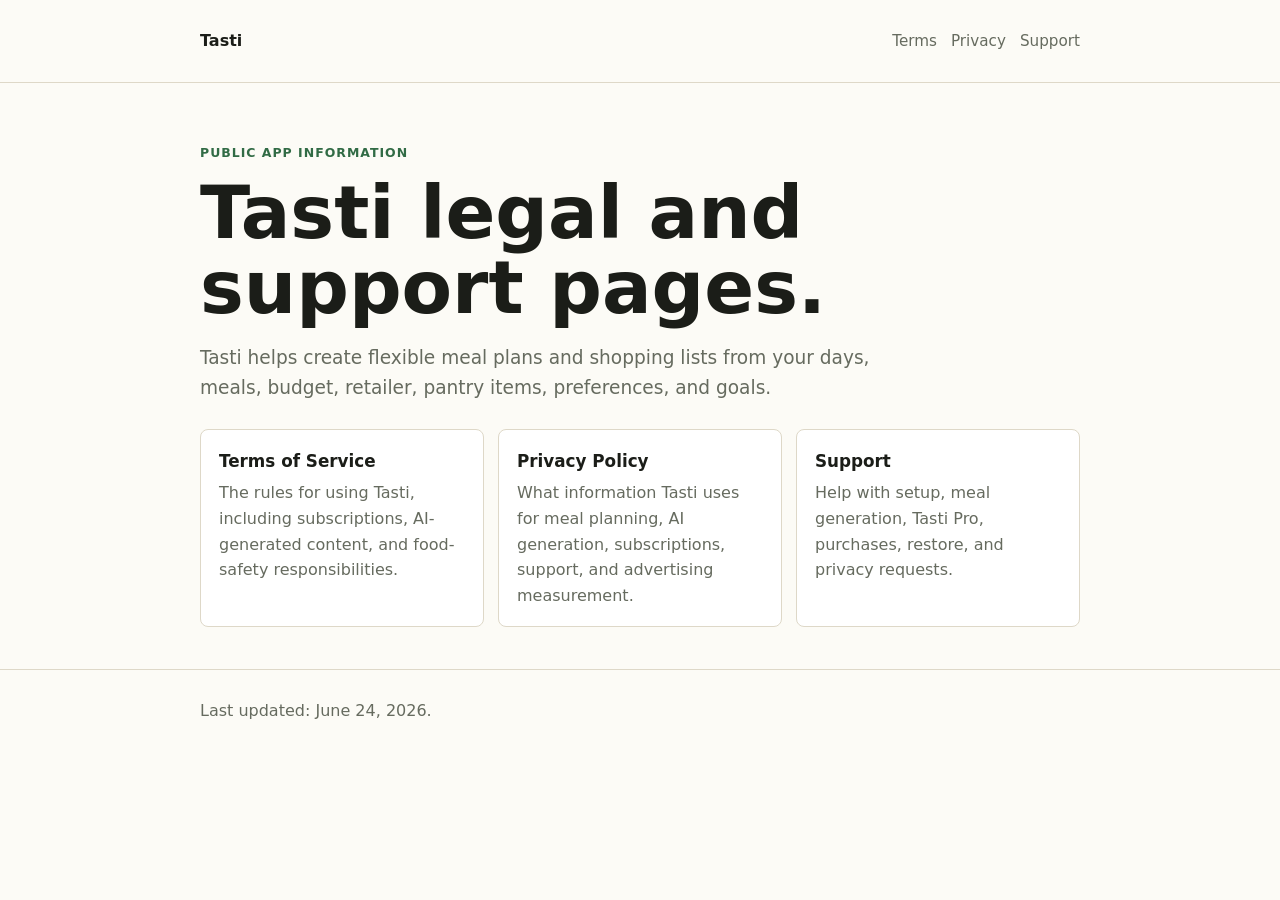
<file: index.html>
<!doctype html>
<html lang="en">
  <head>
    <meta charset="utf-8">
    <meta name="viewport" content="width=device-width, initial-scale=1">
    <title>Tasti Legal</title>
    <meta name="description" content="Terms, privacy, and support pages for Tasti.">
    <link rel="stylesheet" href="./assets/styles.css">
  </head>
  <body>
    <header class="site-header">
      <div class="wrap nav">
        <a class="brand" href="./">Tasti</a>
        <nav class="nav-links" aria-label="Legal pages">
          <a href="./terms/">Terms</a>
          <a href="./privacy/">Privacy</a>
          <a href="./support/">Support</a>
        </nav>
      </div>
    </header>

    <main class="wrap hero">
      <p class="eyebrow">Public app information</p>
      <h1>Tasti legal and support pages.</h1>
      <p class="lead">Tasti helps create flexible meal plans and shopping lists from your days, meals, budget, retailer, pantry items, preferences, and goals.</p>

      <section class="cards" aria-label="Pages">
        <a class="card" href="./terms/">
          <strong>Terms of Service</strong>
          <span>The rules for using Tasti, including subscriptions, AI-generated content, and food-safety responsibilities.</span>
        </a>
        <a class="card" href="./privacy/">
          <strong>Privacy Policy</strong>
          <span>What information Tasti uses for meal planning, AI generation, subscriptions, support, and advertising measurement.</span>
        </a>
        <a class="card" href="./support/">
          <strong>Support</strong>
          <span>Help with setup, meal generation, Tasti Pro, purchases, restore, and privacy requests.</span>
        </a>
      </section>
    </main>

    <footer class="site-footer">
      <div class="wrap muted">Last updated: June 24, 2026.</div>
    </footer>
  </body>
</html>
</file>
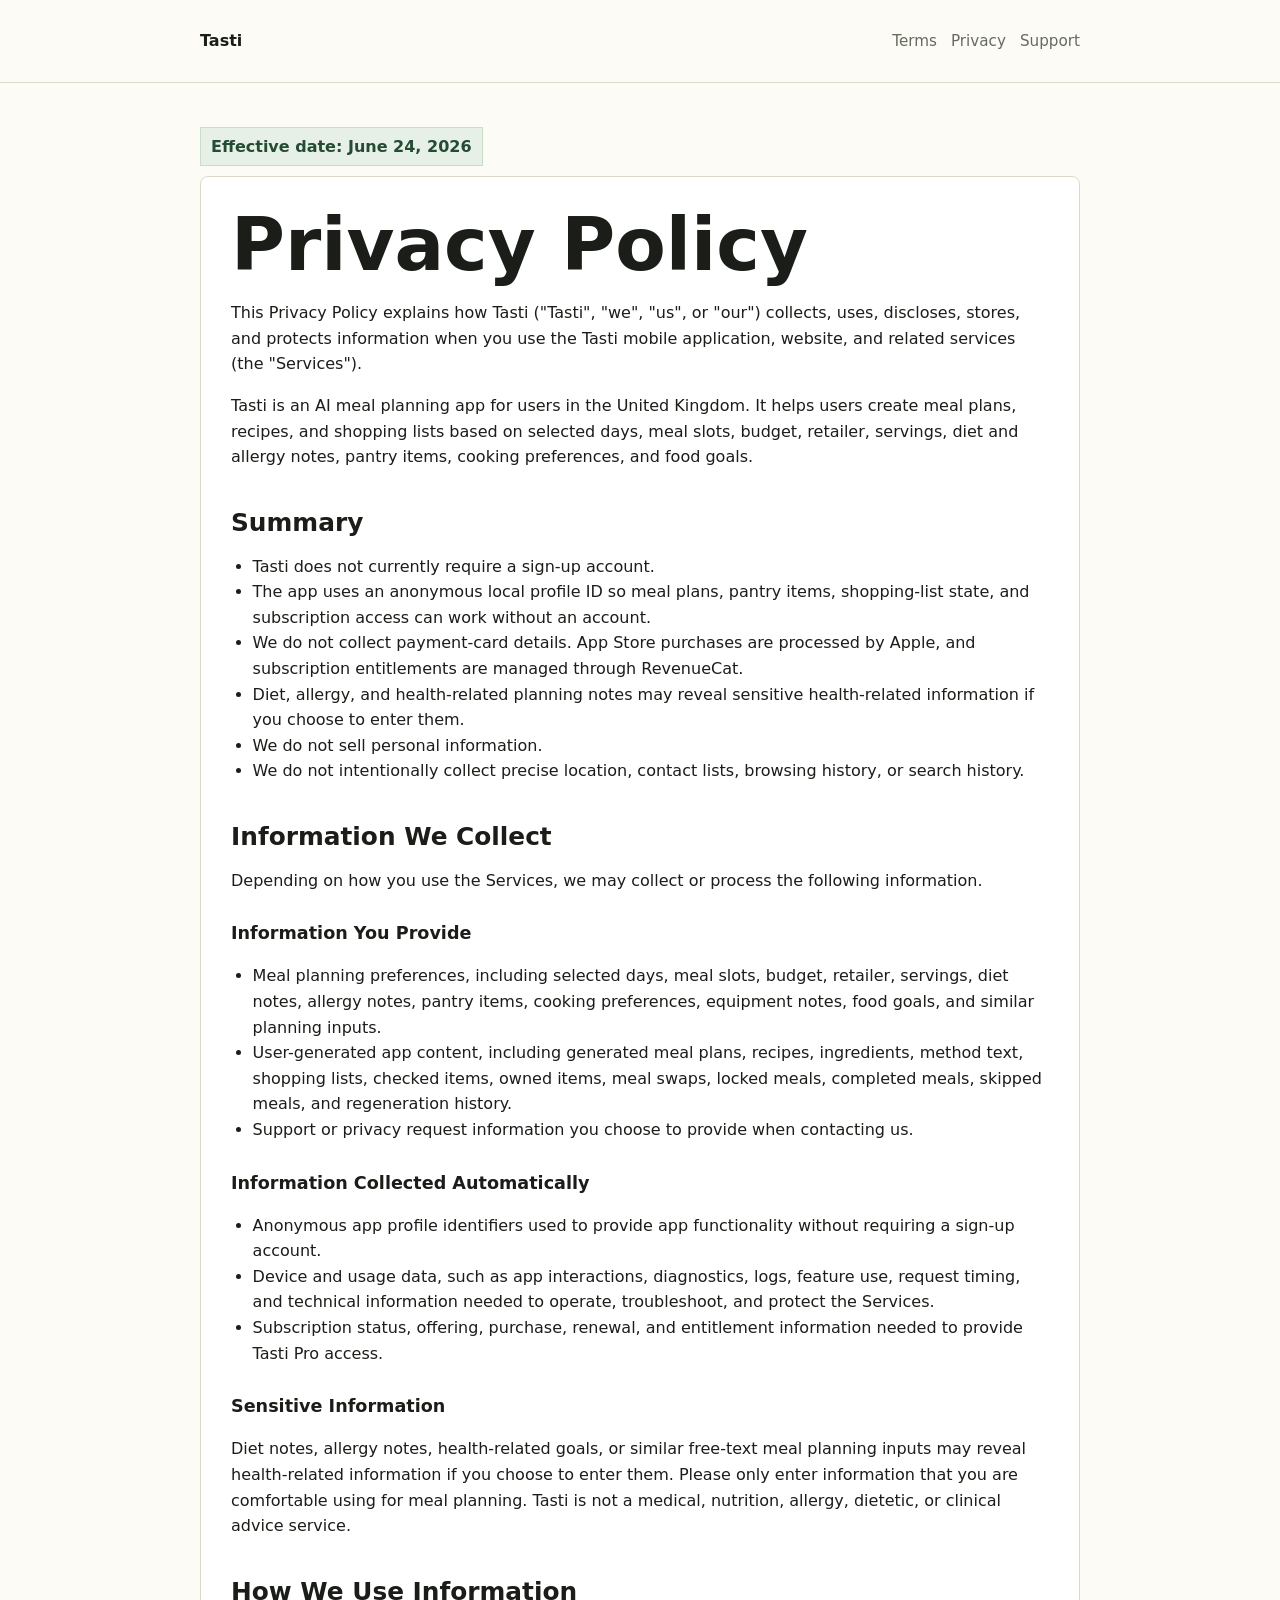
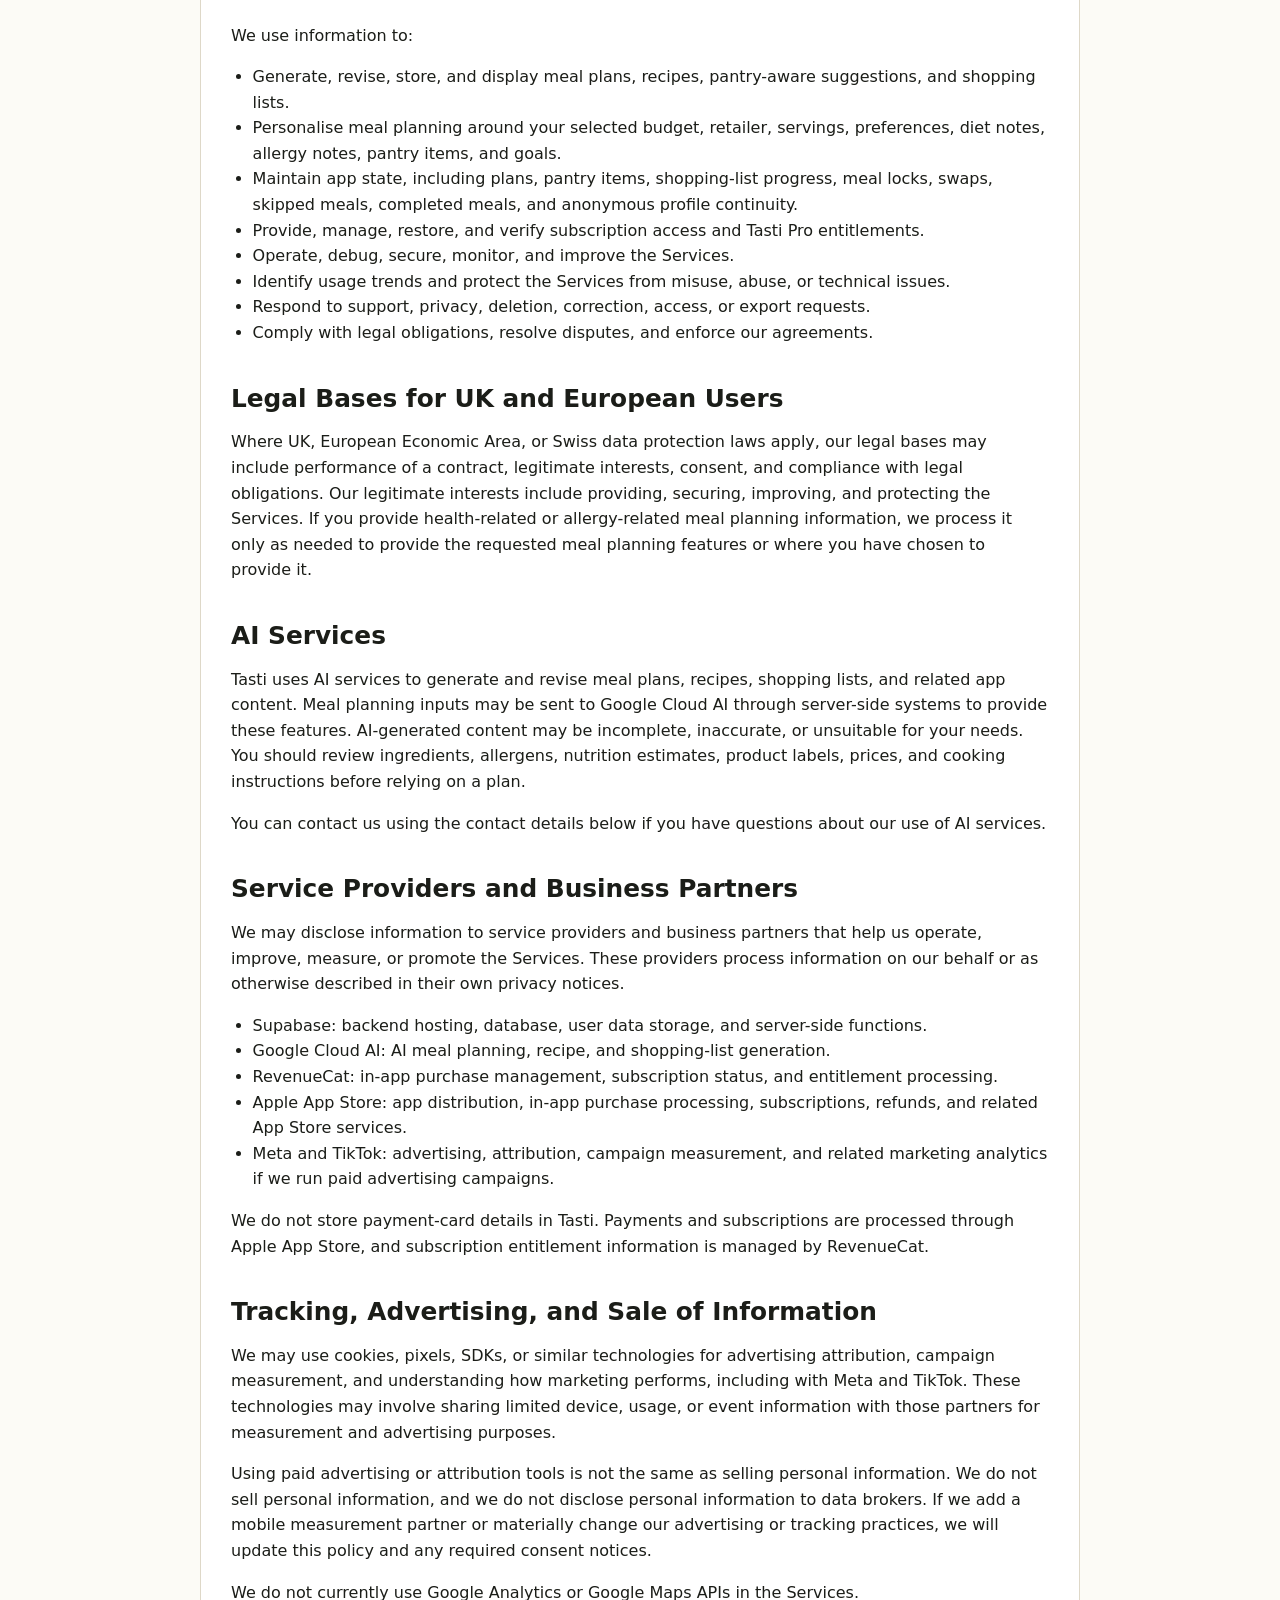
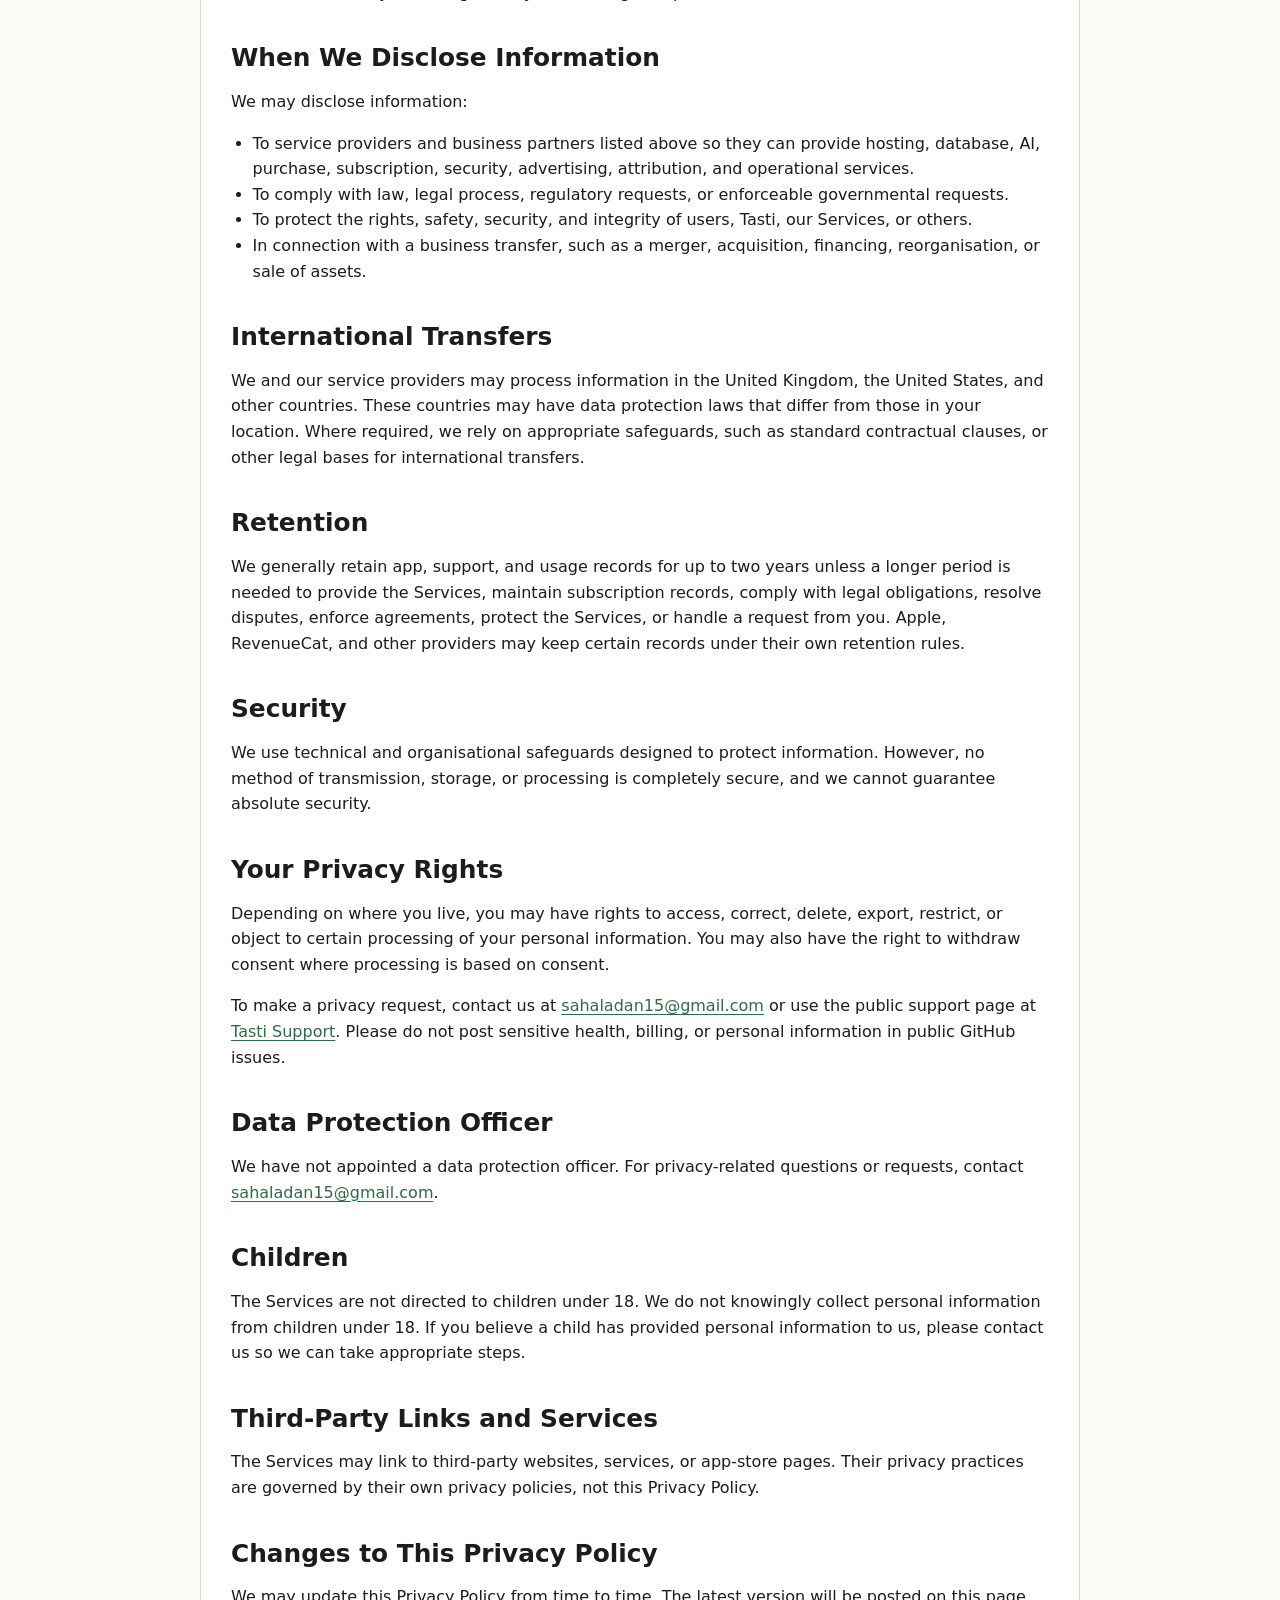
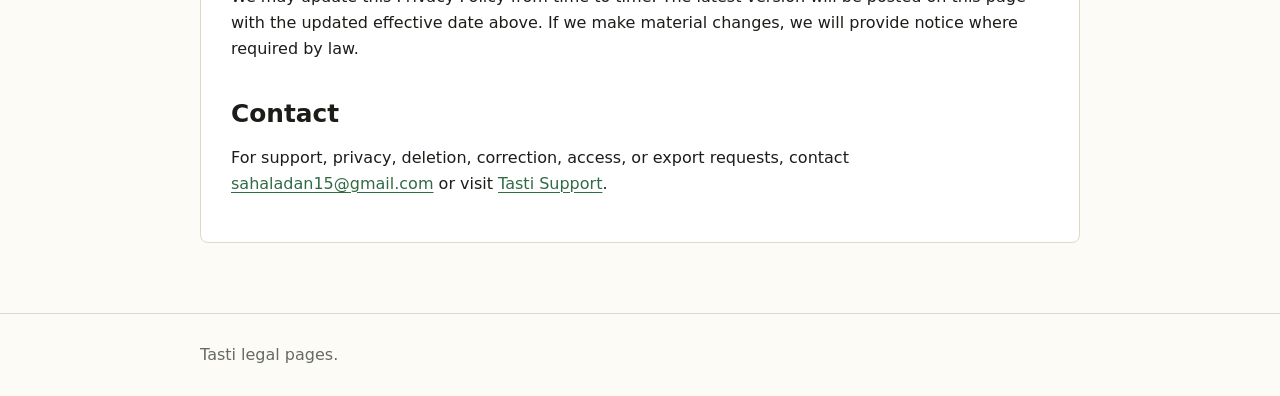
<file: privacy/index.html>
<!doctype html>
<html lang="en">
  <head>
    <meta charset="utf-8">
    <meta name="viewport" content="width=device-width, initial-scale=1">
    <title>Privacy Policy - Tasti</title>
    <meta name="description" content="Privacy Policy for Tasti.">
    <link rel="stylesheet" href="../assets/styles.css">
  </head>
  <body>
    <header class="site-header">
      <div class="wrap nav">
        <a class="brand" href="../">Tasti</a>
        <nav class="nav-links" aria-label="Legal pages">
          <a href="../terms/">Terms</a>
          <a href="../privacy/">Privacy</a>
          <a href="../support/">Support</a>
        </nav>
      </div>
    </header>

    <main class="wrap">
      <p class="updated">Effective date: June 24, 2026</p>
      <article class="legal">
        <h1>Privacy Policy</h1>
        <p>This Privacy Policy explains how Tasti ("Tasti", "we", "us", or "our") collects, uses, discloses, stores, and protects information when you use the Tasti mobile application, website, and related services (the "Services").</p>
        <p>Tasti is an AI meal planning app for users in the United Kingdom. It helps users create meal plans, recipes, and shopping lists based on selected days, meal slots, budget, retailer, servings, diet and allergy notes, pantry items, cooking preferences, and food goals.</p>

        <h2>Summary</h2>
        <ul>
          <li>Tasti does not currently require a sign-up account.</li>
          <li>The app uses an anonymous local profile ID so meal plans, pantry items, shopping-list state, and subscription access can work without an account.</li>
          <li>We do not collect payment-card details. App Store purchases are processed by Apple, and subscription entitlements are managed through RevenueCat.</li>
          <li>Diet, allergy, and health-related planning notes may reveal sensitive health-related information if you choose to enter them.</li>
          <li>We do not sell personal information.</li>
          <li>We do not intentionally collect precise location, contact lists, browsing history, or search history.</li>
        </ul>

        <h2>Information We Collect</h2>
        <p>Depending on how you use the Services, we may collect or process the following information.</p>

        <h3>Information You Provide</h3>
        <ul>
          <li>Meal planning preferences, including selected days, meal slots, budget, retailer, servings, diet notes, allergy notes, pantry items, cooking preferences, equipment notes, food goals, and similar planning inputs.</li>
          <li>User-generated app content, including generated meal plans, recipes, ingredients, method text, shopping lists, checked items, owned items, meal swaps, locked meals, completed meals, skipped meals, and regeneration history.</li>
          <li>Support or privacy request information you choose to provide when contacting us.</li>
        </ul>

        <h3>Information Collected Automatically</h3>
        <ul>
          <li>Anonymous app profile identifiers used to provide app functionality without requiring a sign-up account.</li>
          <li>Device and usage data, such as app interactions, diagnostics, logs, feature use, request timing, and technical information needed to operate, troubleshoot, and protect the Services.</li>
          <li>Subscription status, offering, purchase, renewal, and entitlement information needed to provide Tasti Pro access.</li>
        </ul>

        <h3>Sensitive Information</h3>
        <p>Diet notes, allergy notes, health-related goals, or similar free-text meal planning inputs may reveal health-related information if you choose to enter them. Please only enter information that you are comfortable using for meal planning. Tasti is not a medical, nutrition, allergy, dietetic, or clinical advice service.</p>

        <h2>How We Use Information</h2>
        <p>We use information to:</p>
        <ul>
          <li>Generate, revise, store, and display meal plans, recipes, pantry-aware suggestions, and shopping lists.</li>
          <li>Personalise meal planning around your selected budget, retailer, servings, preferences, diet notes, allergy notes, pantry items, and goals.</li>
          <li>Maintain app state, including plans, pantry items, shopping-list progress, meal locks, swaps, skipped meals, completed meals, and anonymous profile continuity.</li>
          <li>Provide, manage, restore, and verify subscription access and Tasti Pro entitlements.</li>
          <li>Operate, debug, secure, monitor, and improve the Services.</li>
          <li>Identify usage trends and protect the Services from misuse, abuse, or technical issues.</li>
          <li>Respond to support, privacy, deletion, correction, access, or export requests.</li>
          <li>Comply with legal obligations, resolve disputes, and enforce our agreements.</li>
        </ul>

        <h2>Legal Bases for UK and European Users</h2>
        <p>Where UK, European Economic Area, or Swiss data protection laws apply, our legal bases may include performance of a contract, legitimate interests, consent, and compliance with legal obligations. Our legitimate interests include providing, securing, improving, and protecting the Services. If you provide health-related or allergy-related meal planning information, we process it only as needed to provide the requested meal planning features or where you have chosen to provide it.</p>

        <h2>AI Services</h2>
        <p>Tasti uses AI services to generate and revise meal plans, recipes, shopping lists, and related app content. Meal planning inputs may be sent to Google Cloud AI through server-side systems to provide these features. AI-generated content may be incomplete, inaccurate, or unsuitable for your needs. You should review ingredients, allergens, nutrition estimates, product labels, prices, and cooking instructions before relying on a plan.</p>
        <p>You can contact us using the contact details below if you have questions about our use of AI services.</p>

        <h2>Service Providers and Business Partners</h2>
        <p>We may disclose information to service providers and business partners that help us operate, improve, measure, or promote the Services. These providers process information on our behalf or as otherwise described in their own privacy notices.</p>
        <ul>
          <li>Supabase: backend hosting, database, user data storage, and server-side functions.</li>
          <li>Google Cloud AI: AI meal planning, recipe, and shopping-list generation.</li>
          <li>RevenueCat: in-app purchase management, subscription status, and entitlement processing.</li>
          <li>Apple App Store: app distribution, in-app purchase processing, subscriptions, refunds, and related App Store services.</li>
          <li>Meta and TikTok: advertising, attribution, campaign measurement, and related marketing analytics if we run paid advertising campaigns.</li>
        </ul>
        <p>We do not store payment-card details in Tasti. Payments and subscriptions are processed through Apple App Store, and subscription entitlement information is managed by RevenueCat.</p>

        <h2>Tracking, Advertising, and Sale of Information</h2>
        <p>We may use cookies, pixels, SDKs, or similar technologies for advertising attribution, campaign measurement, and understanding how marketing performs, including with Meta and TikTok. These technologies may involve sharing limited device, usage, or event information with those partners for measurement and advertising purposes.</p>
        <p>Using paid advertising or attribution tools is not the same as selling personal information. We do not sell personal information, and we do not disclose personal information to data brokers. If we add a mobile measurement partner or materially change our advertising or tracking practices, we will update this policy and any required consent notices.</p>
        <p>We do not currently use Google Analytics or Google Maps APIs in the Services.</p>

        <h2>When We Disclose Information</h2>
        <p>We may disclose information:</p>
        <ul>
          <li>To service providers and business partners listed above so they can provide hosting, database, AI, purchase, subscription, security, advertising, attribution, and operational services.</li>
          <li>To comply with law, legal process, regulatory requests, or enforceable governmental requests.</li>
          <li>To protect the rights, safety, security, and integrity of users, Tasti, our Services, or others.</li>
          <li>In connection with a business transfer, such as a merger, acquisition, financing, reorganisation, or sale of assets.</li>
        </ul>

        <h2>International Transfers</h2>
        <p>We and our service providers may process information in the United Kingdom, the United States, and other countries. These countries may have data protection laws that differ from those in your location. Where required, we rely on appropriate safeguards, such as standard contractual clauses, or other legal bases for international transfers.</p>

        <h2>Retention</h2>
        <p>We generally retain app, support, and usage records for up to two years unless a longer period is needed to provide the Services, maintain subscription records, comply with legal obligations, resolve disputes, enforce agreements, protect the Services, or handle a request from you. Apple, RevenueCat, and other providers may keep certain records under their own retention rules.</p>

        <h2>Security</h2>
        <p>We use technical and organisational safeguards designed to protect information. However, no method of transmission, storage, or processing is completely secure, and we cannot guarantee absolute security.</p>

        <h2>Your Privacy Rights</h2>
        <p>Depending on where you live, you may have rights to access, correct, delete, export, restrict, or object to certain processing of your personal information. You may also have the right to withdraw consent where processing is based on consent.</p>
        <p>To make a privacy request, contact us at <a href="mailto:sahaladan15@gmail.com">sahaladan15@gmail.com</a> or use the public support page at <a href="../support/">Tasti Support</a>. Please do not post sensitive health, billing, or personal information in public GitHub issues.</p>

        <h2>Data Protection Officer</h2>
        <p>We have not appointed a data protection officer. For privacy-related questions or requests, contact <a href="mailto:sahaladan15@gmail.com">sahaladan15@gmail.com</a>.</p>

        <h2>Children</h2>
        <p>The Services are not directed to children under 18. We do not knowingly collect personal information from children under 18. If you believe a child has provided personal information to us, please contact us so we can take appropriate steps.</p>

        <h2>Third-Party Links and Services</h2>
        <p>The Services may link to third-party websites, services, or app-store pages. Their privacy practices are governed by their own privacy policies, not this Privacy Policy.</p>

        <h2>Changes to This Privacy Policy</h2>
        <p>We may update this Privacy Policy from time to time. The latest version will be posted on this page with the updated effective date above. If we make material changes, we will provide notice where required by law.</p>

        <h2>Contact</h2>
        <p>For support, privacy, deletion, correction, access, or export requests, contact <a href="mailto:sahaladan15@gmail.com">sahaladan15@gmail.com</a> or visit <a href="../support/">Tasti Support</a>.</p>
      </article>
    </main>

    <footer class="site-footer">
      <div class="wrap muted">Tasti legal pages.</div>
    </footer>
  </body>
</html>
</file>
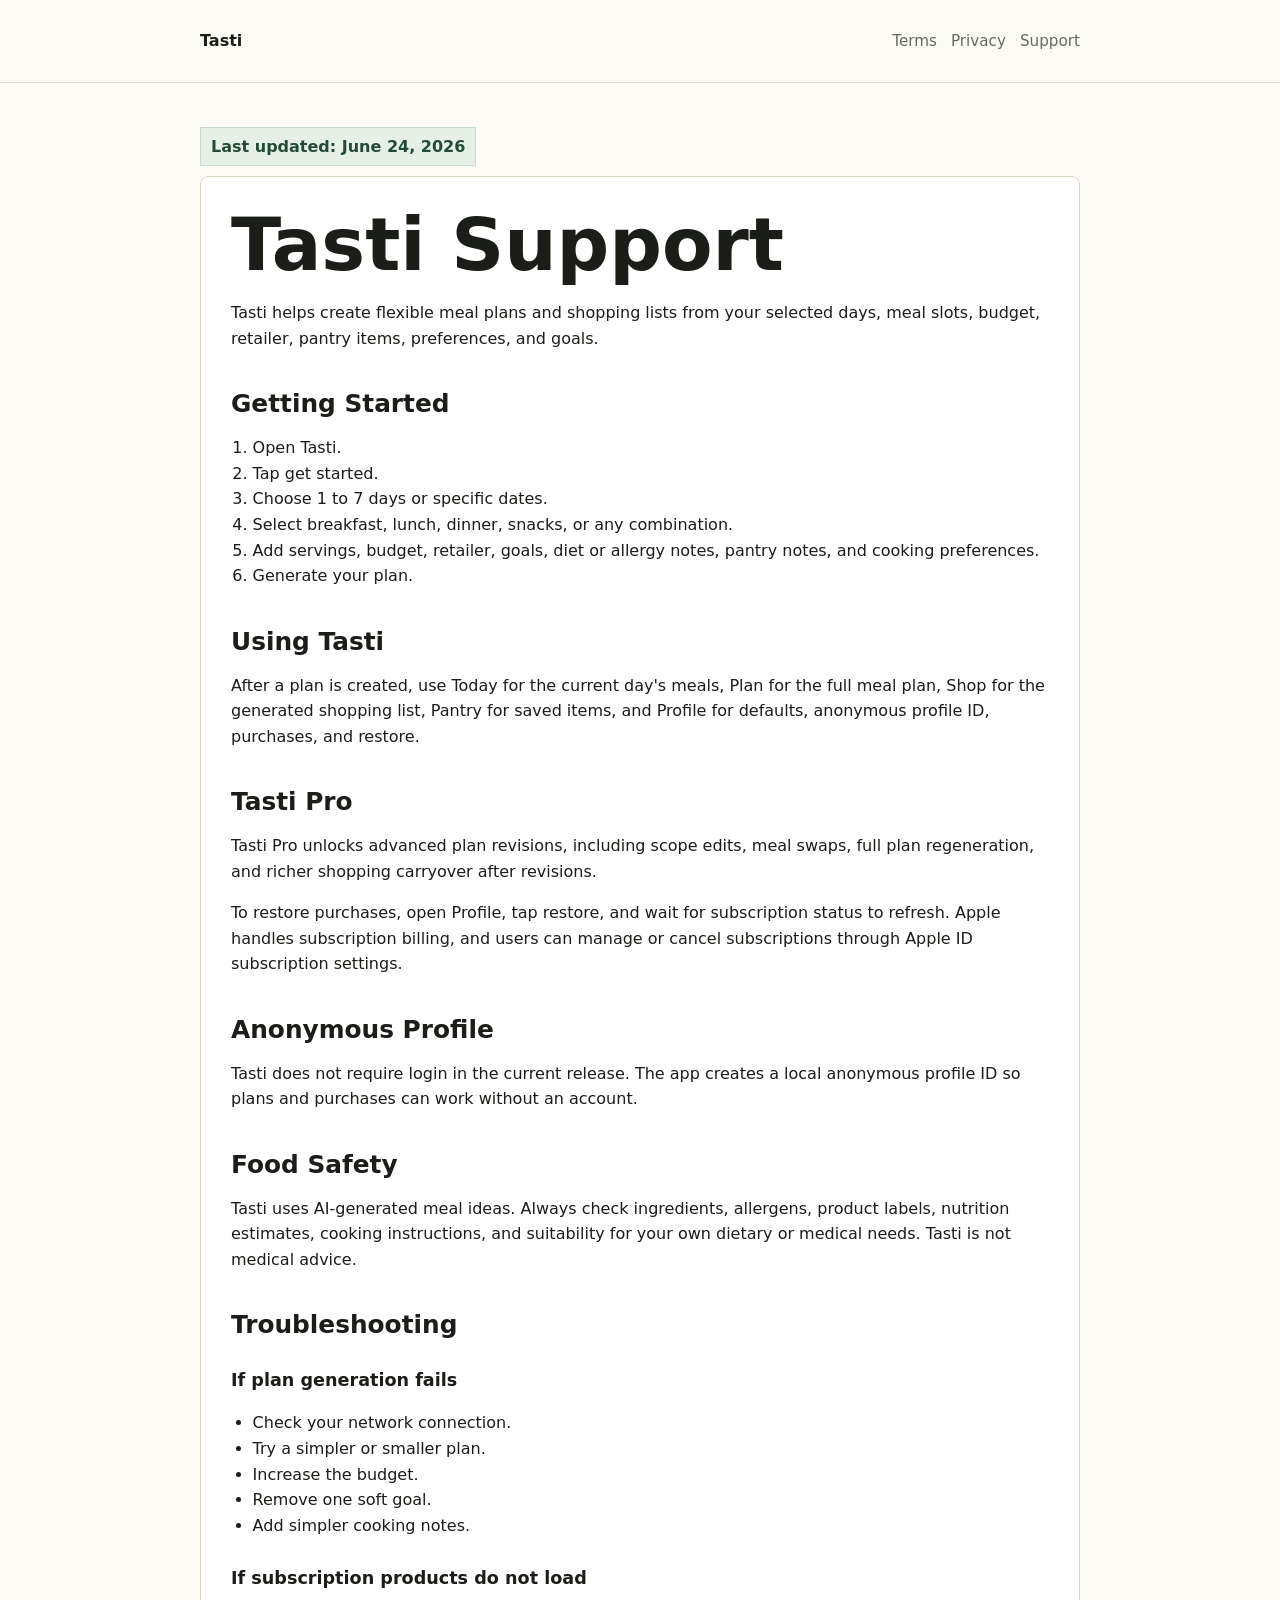
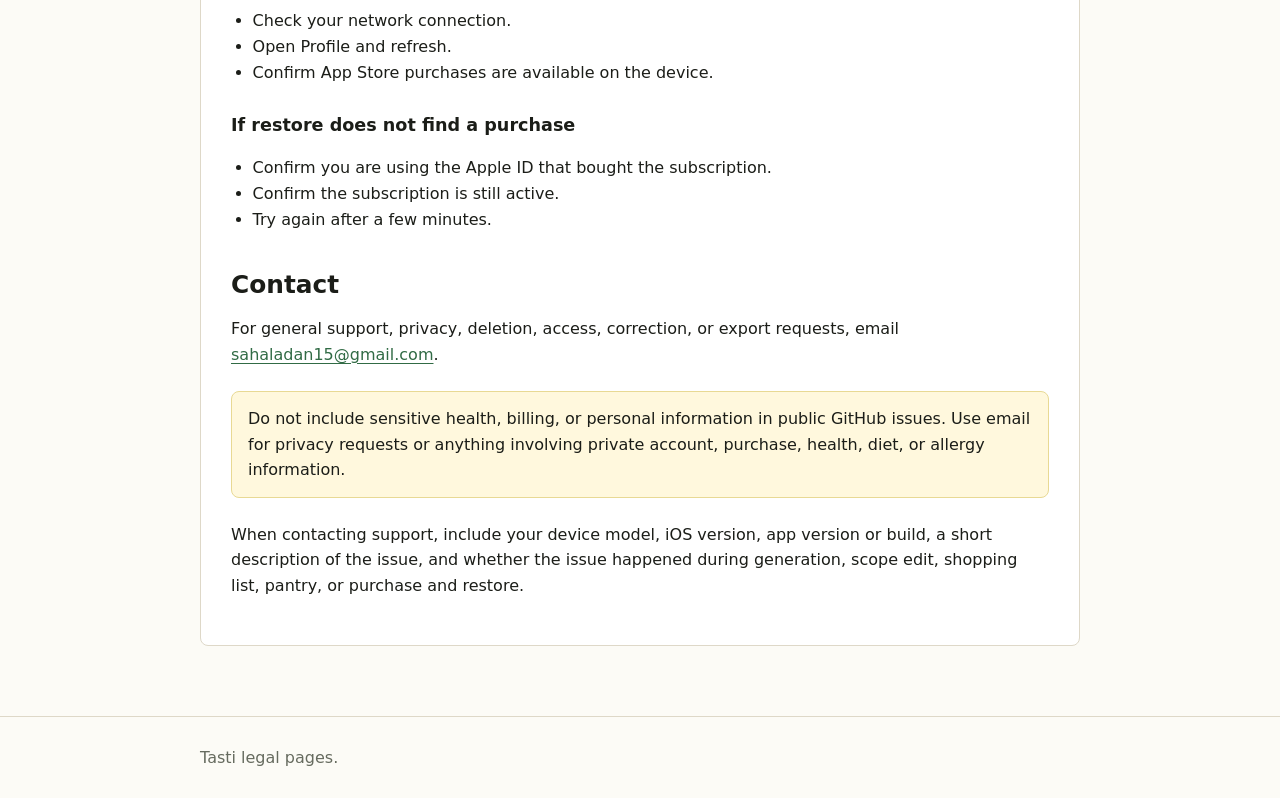
<file: support/index.html>
<!doctype html>
<html lang="en">
  <head>
    <meta charset="utf-8">
    <meta name="viewport" content="width=device-width, initial-scale=1">
    <title>Support - Tasti</title>
    <meta name="description" content="Support page for Tasti.">
    <link rel="stylesheet" href="../assets/styles.css">
  </head>
  <body>
    <header class="site-header">
      <div class="wrap nav">
        <a class="brand" href="../">Tasti</a>
        <nav class="nav-links" aria-label="Legal pages">
          <a href="../terms/">Terms</a>
          <a href="../privacy/">Privacy</a>
          <a href="../support/">Support</a>
        </nav>
      </div>
    </header>

    <main class="wrap">
      <p class="updated">Last updated: June 24, 2026</p>
      <article class="legal">
        <h1>Tasti Support</h1>
        <p>Tasti helps create flexible meal plans and shopping lists from your selected days, meal slots, budget, retailer, pantry items, preferences, and goals.</p>

        <h2>Getting Started</h2>
        <ol>
          <li>Open Tasti.</li>
          <li>Tap get started.</li>
          <li>Choose 1 to 7 days or specific dates.</li>
          <li>Select breakfast, lunch, dinner, snacks, or any combination.</li>
          <li>Add servings, budget, retailer, goals, diet or allergy notes, pantry notes, and cooking preferences.</li>
          <li>Generate your plan.</li>
        </ol>

        <h2>Using Tasti</h2>
        <p>After a plan is created, use Today for the current day's meals, Plan for the full meal plan, Shop for the generated shopping list, Pantry for saved items, and Profile for defaults, anonymous profile ID, purchases, and restore.</p>

        <h2>Tasti Pro</h2>
        <p>Tasti Pro unlocks advanced plan revisions, including scope edits, meal swaps, full plan regeneration, and richer shopping carryover after revisions.</p>
        <p>To restore purchases, open Profile, tap restore, and wait for subscription status to refresh. Apple handles subscription billing, and users can manage or cancel subscriptions through Apple ID subscription settings.</p>

        <h2>Anonymous Profile</h2>
        <p>Tasti does not require login in the current release. The app creates a local anonymous profile ID so plans and purchases can work without an account.</p>

        <h2>Food Safety</h2>
        <p>Tasti uses AI-generated meal ideas. Always check ingredients, allergens, product labels, nutrition estimates, cooking instructions, and suitability for your own dietary or medical needs. Tasti is not medical advice.</p>

        <h2>Troubleshooting</h2>
        <h3>If plan generation fails</h3>
        <ul>
          <li>Check your network connection.</li>
          <li>Try a simpler or smaller plan.</li>
          <li>Increase the budget.</li>
          <li>Remove one soft goal.</li>
          <li>Add simpler cooking notes.</li>
        </ul>

        <h3>If subscription products do not load</h3>
        <ul>
          <li>Check your network connection.</li>
          <li>Open Profile and refresh.</li>
          <li>Confirm App Store purchases are available on the device.</li>
        </ul>

        <h3>If restore does not find a purchase</h3>
        <ul>
          <li>Confirm you are using the Apple ID that bought the subscription.</li>
          <li>Confirm the subscription is still active.</li>
          <li>Try again after a few minutes.</li>
        </ul>

        <h2>Contact</h2>
        <p>For general support, privacy, deletion, access, correction, or export requests, email <a href="mailto:sahaladan15@gmail.com">sahaladan15@gmail.com</a>.</p>
        <p class="notice">Do not include sensitive health, billing, or personal information in public GitHub issues. Use email for privacy requests or anything involving private account, purchase, health, diet, or allergy information.</p>
        <p>When contacting support, include your device model, iOS version, app version or build, a short description of the issue, and whether the issue happened during generation, scope edit, shopping list, pantry, or purchase and restore.</p>
      </article>
    </main>

    <footer class="site-footer">
      <div class="wrap muted">Tasti legal pages.</div>
    </footer>
  </body>
</html>
</file>
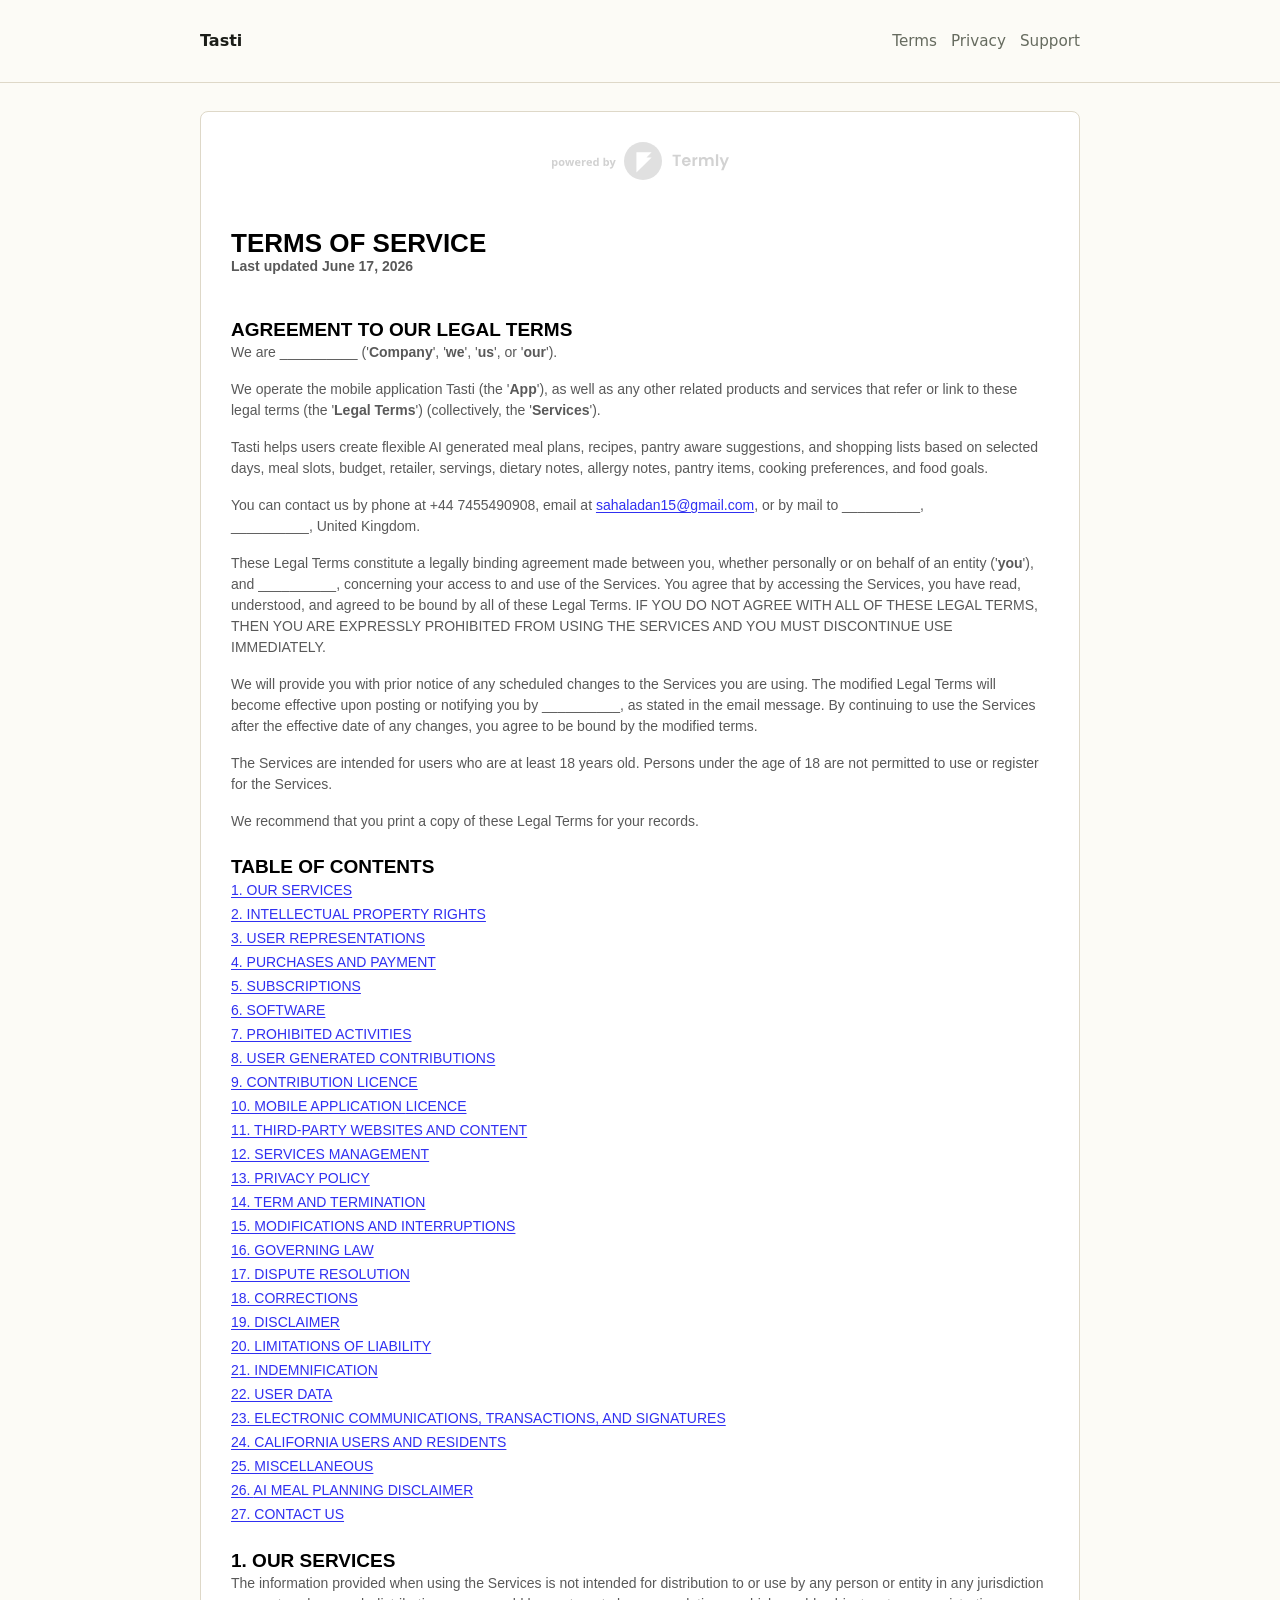
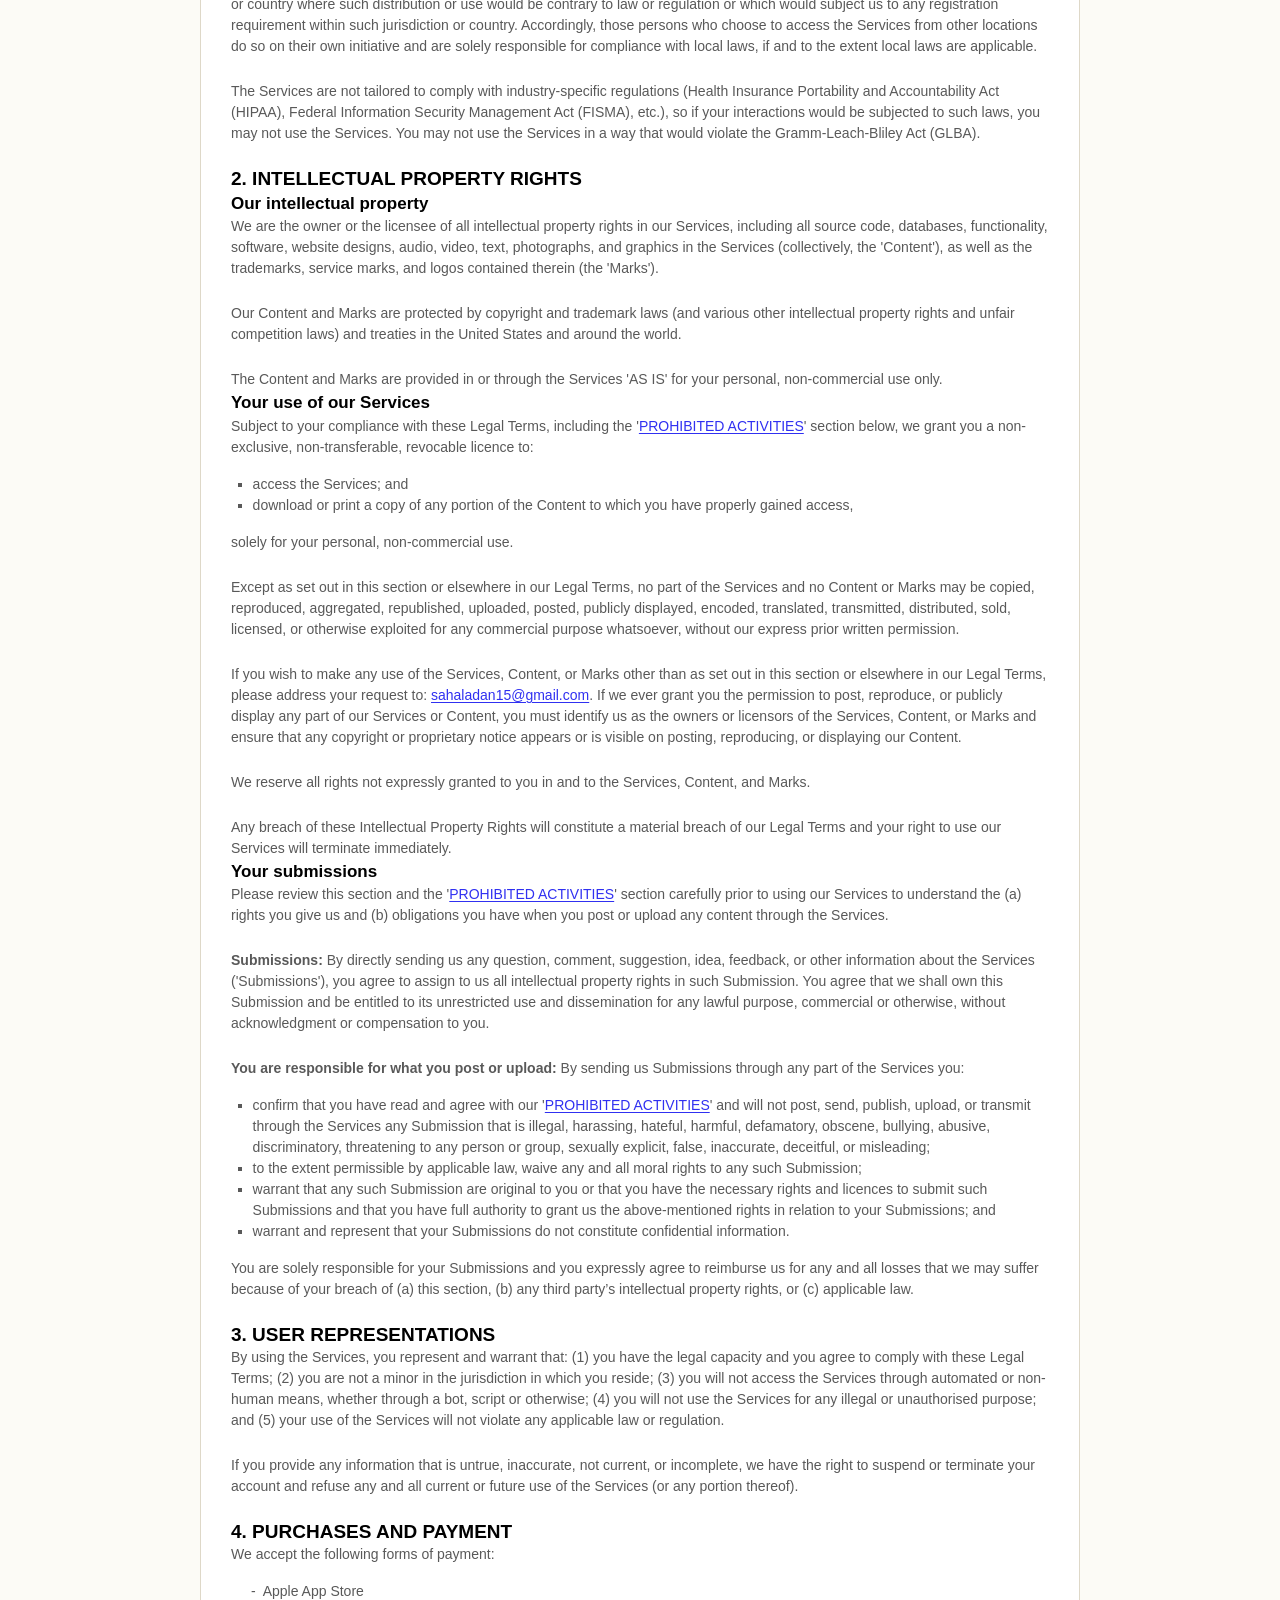
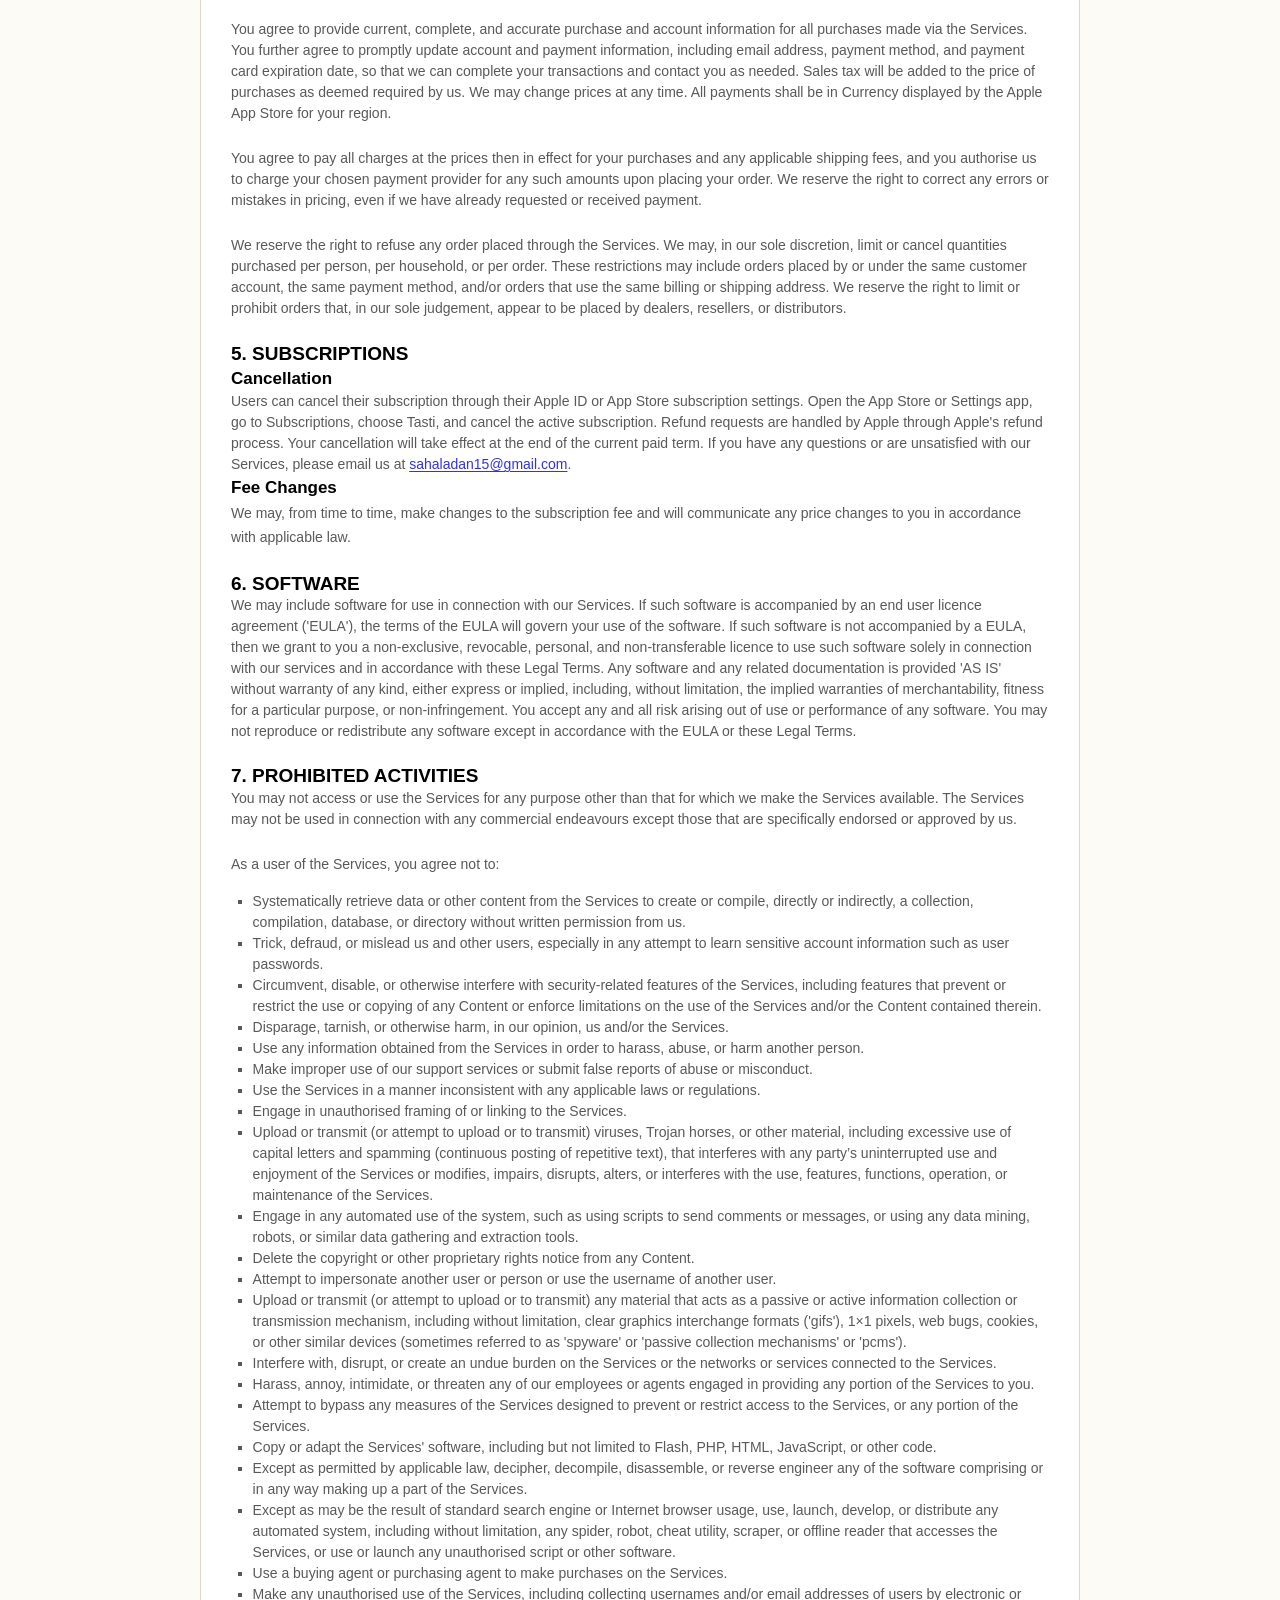
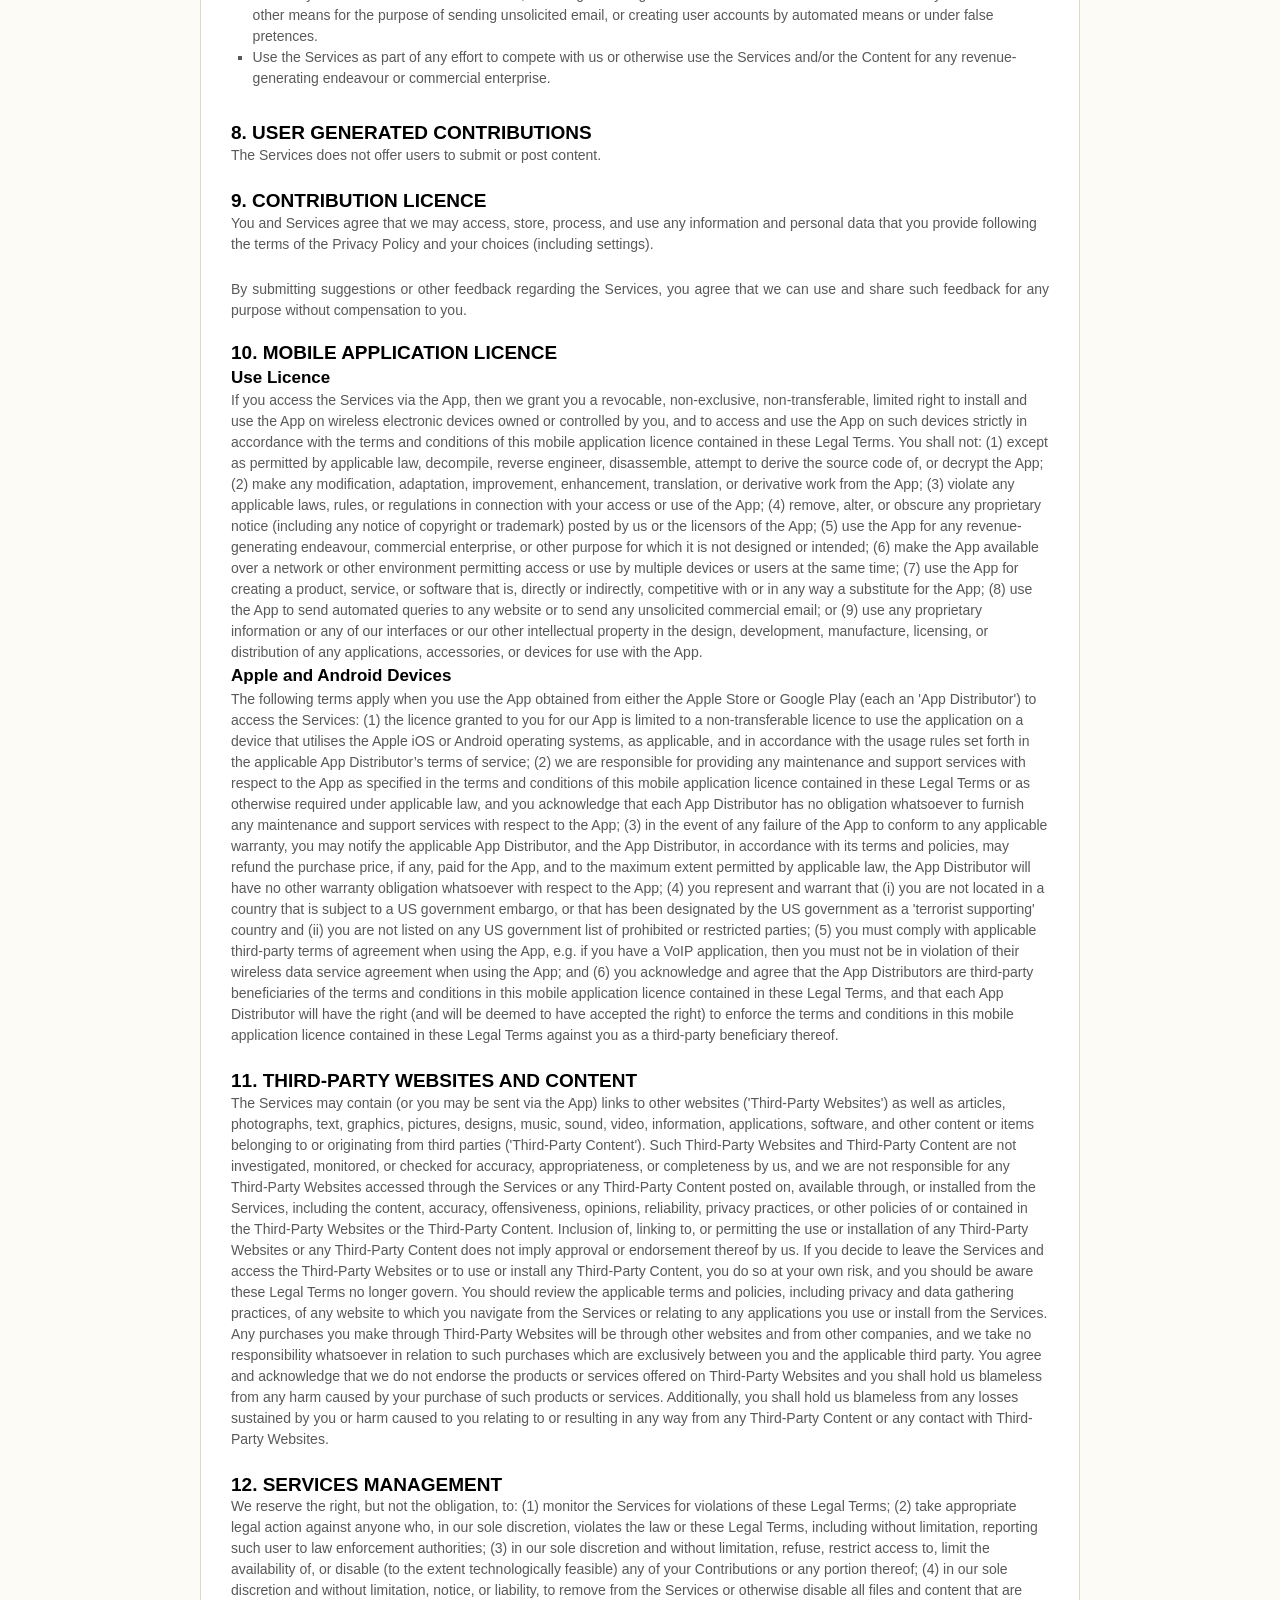
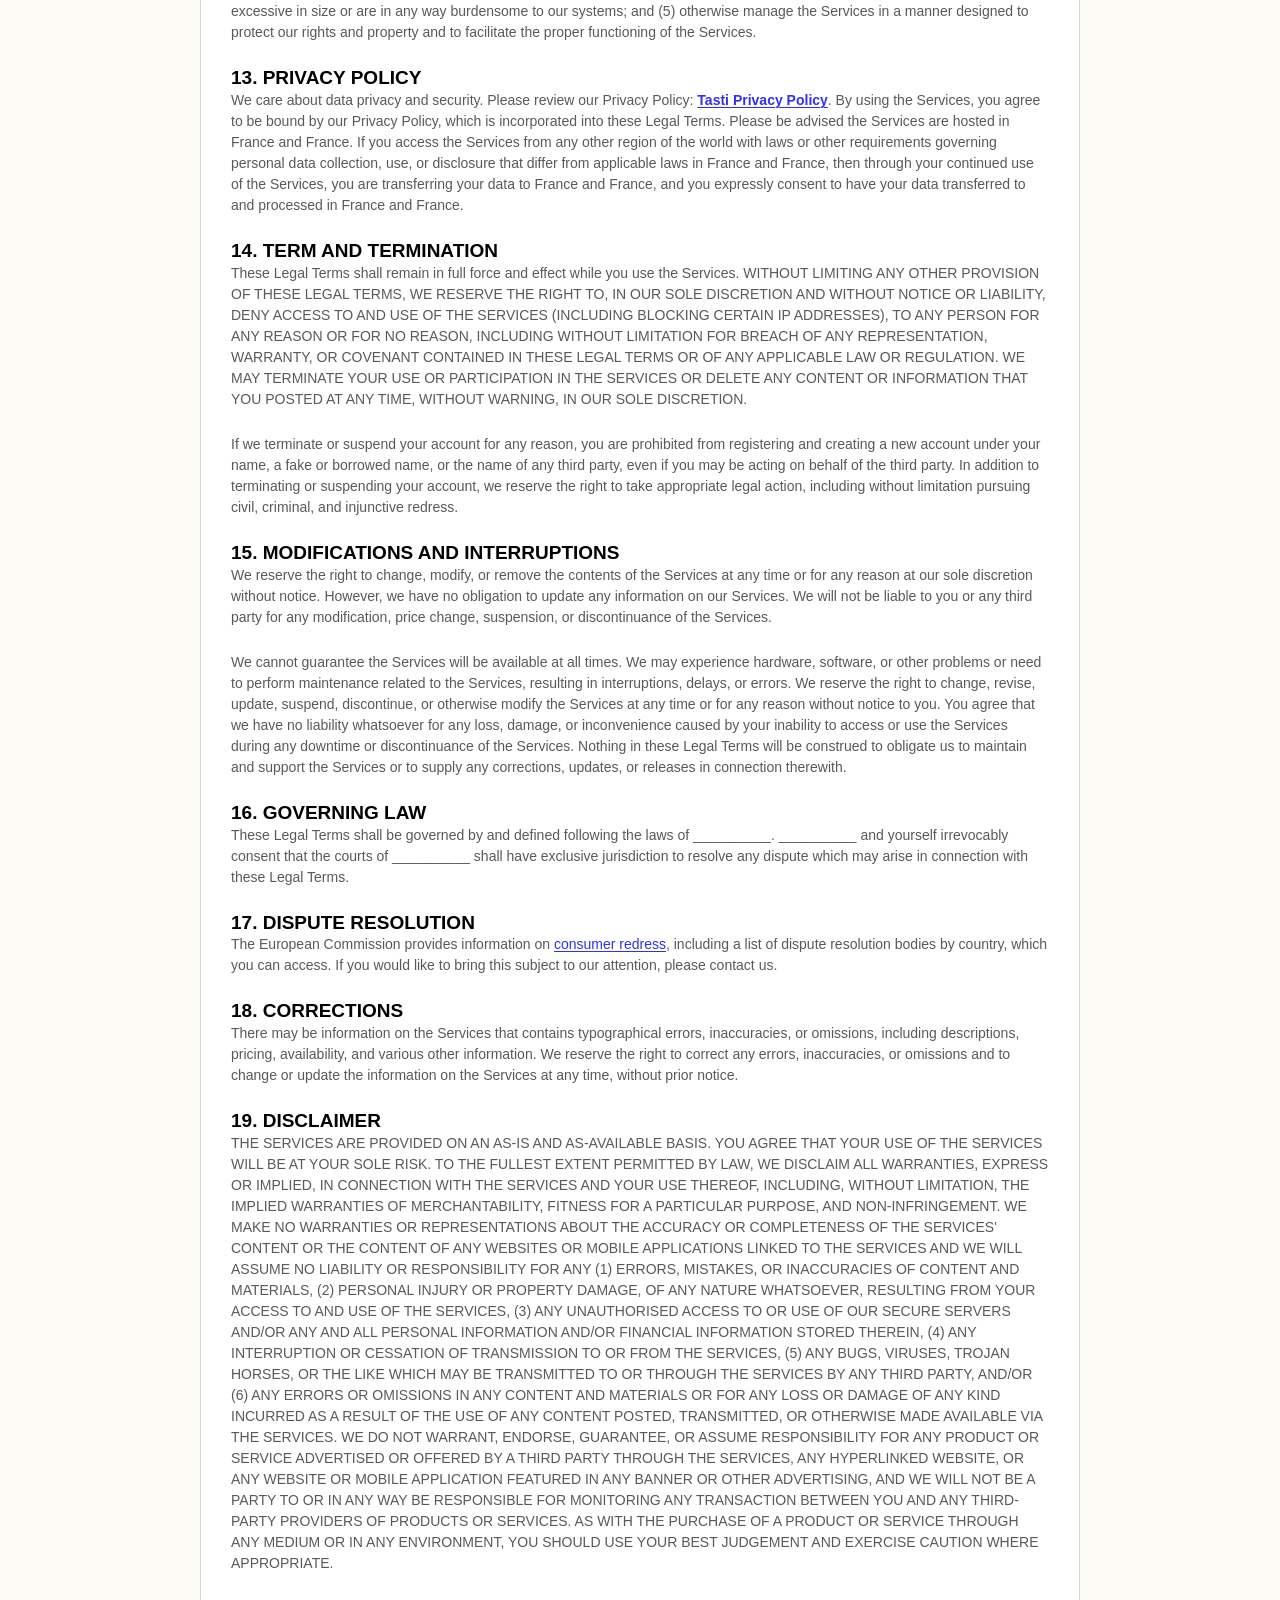
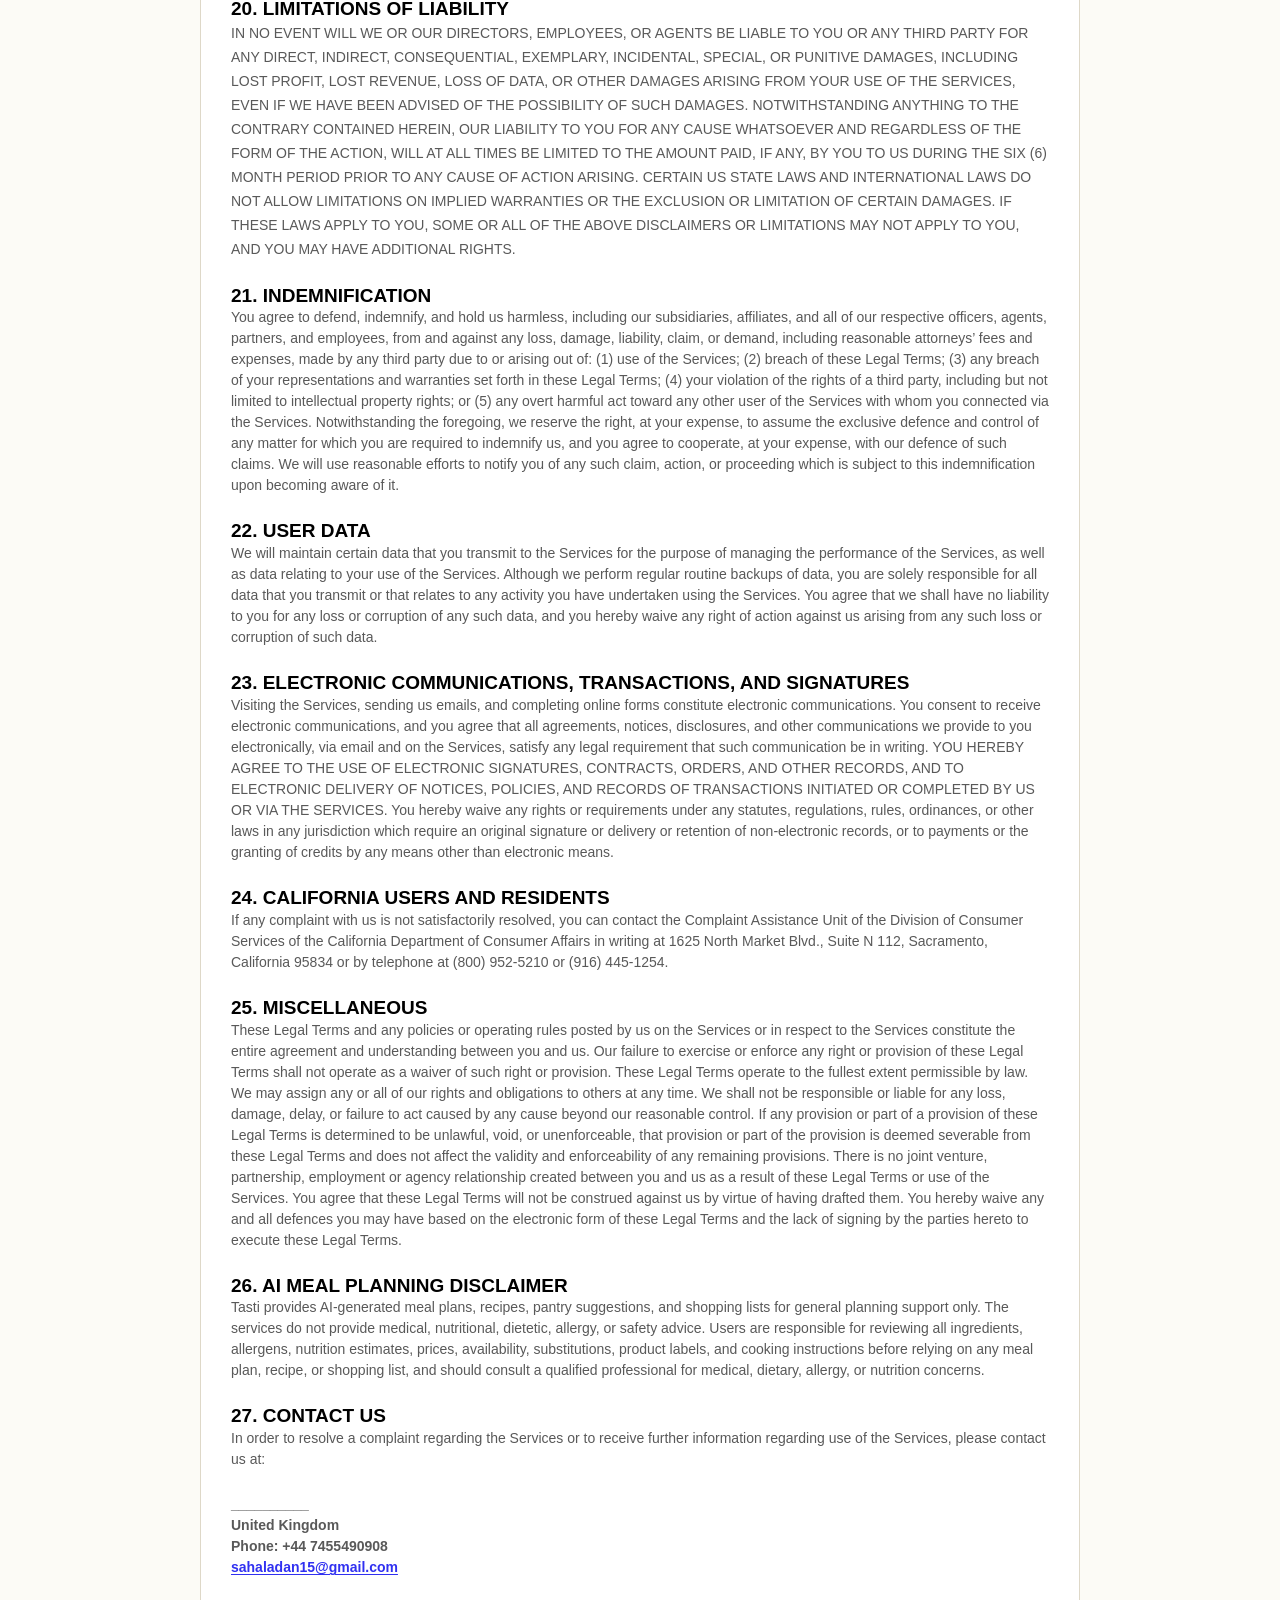
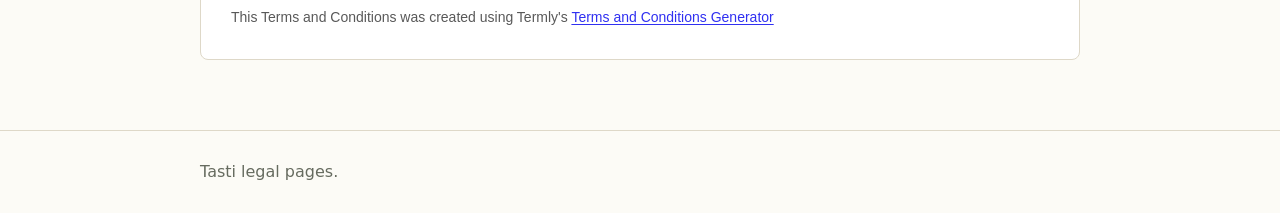
<file: terms/index.html>
<!doctype html>
<html lang="en">
  <head>
    <meta charset="utf-8">
    <meta name="viewport" content="width=device-width, initial-scale=1">
    <title>Terms of Service - Tasti</title>
    <meta name="description" content="Terms of Service for Tasti.">
    <link rel="stylesheet" href="../assets/styles.css">
    <style>
      .termly-legal {
        overflow-wrap: anywhere;
      }

      .termly-legal [data-custom-class='title'] h1,
      .termly-legal [data-custom-class='heading_1'] h2,
      .termly-legal [data-custom-class='heading_2'] h3 {
        margin: 0;
      }

      .termly-legal h1,
      .termly-legal h2,
      .termly-legal h3,
      .termly-legal p,
      .termly-legal li {
        max-width: none;
      }
    </style>
  </head>
  <body>
    <header class="site-header">
      <div class="wrap nav">
        <a class="brand" href="../">Tasti</a>
        <nav class="nav-links" aria-label="Legal pages">
          <a href="../terms/">Terms</a>
          <a href="../privacy/">Privacy</a>
          <a href="../support/">Support</a>
        </nav>
      </div>
    </header>

    <main class="wrap">
      <article class="legal termly-legal">
        <style>
          [data-custom-class='body'], [data-custom-class='body'] * {
                  background: transparent !important;
                }
        [data-custom-class='title'], [data-custom-class='title'] * {
                  font-family: Arial !important;
        font-size: 26px !important;
        color: #000000 !important;
                }
        [data-custom-class='subtitle'], [data-custom-class='subtitle'] * {
                  font-family: Arial !important;
        color: #595959 !important;
        font-size: 14px !important;
                }
        [data-custom-class='heading_1'], [data-custom-class='heading_1'] * {
                  font-family: Arial !important;
        font-size: 19px !important;
        color: #000000 !important;
                }
        [data-custom-class='heading_2'], [data-custom-class='heading_2'] * {
                  font-family: Arial !important;
        font-size: 17px !important;
        color: #000000 !important;
                }
        [data-custom-class='body_text'], [data-custom-class='body_text'] * {
                  color: #595959 !important;
        font-size: 14px !important;
        font-family: Arial !important;
                }
        [data-custom-class='link'], [data-custom-class='link'] * {
                  color: #3030F1 !important;
        font-size: 14px !important;
        font-family: Arial !important;
        word-break: break-word !important;
                }
        </style>
              <span style="display: block;margin: 0 auto 3.125rem;width: 11.125rem;height: 2.375rem;background: url([data-uri]) center no-repeat;"></span>
        
              <div data-custom-class="body">
              <div align="center" style="text-align: left;"><div class="MsoNormal" data-custom-class="title" style="line-height: 1.5;"><bdt class="block-component"><span style="font-size: 19px;"></bdt><bdt class="question"><strong><h1>TERMS OF SERVICE</h1></strong></bdt><bdt class="statement-end-if-in-editor"></bdt></span></div><div class="MsoNormal" data-custom-class="subtitle" style="line-height: 1.5;"><strong>Last updated</strong> <bdt class="question"><strong>June 17, 2026</strong></bdt></div><div class="MsoNormal" style="line-height: 1.1;"><br></div><div style="line-height: 1.5;"><br></div><div style="line-height: 1.5;"><strong><span data-custom-class="heading_1"><h2>AGREEMENT TO OUR LEGAL TERMS</h2></span></strong></div></div><div align="center" style="text-align: left;"><div class="MsoNormal" id="agreement" style="line-height: 1.5;"><a name="_6aa3gkhykvst"></a></div></div><div align="center" style="text-align: left;"><div class="MsoNormal" data-custom-class="body_text" style="line-height: 1.5;"><span style="font-size:11.0pt;line-height:115%;font-family:Arial;
        Calibri;color:#595959;mso-themecolor:text1;mso-themetint:166;">We are <bdt class="question noTranslate" data-id="9d459c4e-c548-e5cb-7729-a118548965d2">__________</bdt><bdt class="block-component"></bdt> (<bdt class="block-component"></bdt>'<strong>Company</strong>', '<strong>we</strong>', '<strong>us</strong>', or '<strong>our</strong>'<bdt class="else-block"></bdt>)<span style="font-size:11.0pt;line-height:115%;
        Arial;mso-fareast-font-family:Calibri;color:#595959;mso-themecolor:text1;
        mso-themetint:166;"><span style="font-size:11.0pt;line-height:115%;
        Arial;mso-fareast-font-family:Calibri;color:#595959;mso-themecolor:text1;
        mso-themetint:166;"><span style="font-size:11.0pt;line-height:115%;
        Arial;mso-fareast-font-family:Calibri;color:#595959;mso-themecolor:text1;
        mso-themetint:166;"><bdt class="question"><bdt class="block-component">.</bdt></span><bdt class="block-component"></bdt></span></span></span></span></span></span></div></div><div align="center" style="line-height: 1;"><br></div><div align="center" style="text-align: left;"><div class="MsoNormal" data-custom-class="body_text" style="line-height: 1.5;"><span style="font-size:11.0pt;line-height:115%;font-family:Arial;
        Calibri;color:#595959;mso-themecolor:text1;mso-themetint:166;">We operate <bdt class="block-component"></bdt><bdt class="block-component"></bdt>the mobile application <bdt class="question noTranslate">Tasti</bdt> (the <bdt class="block-component"></bdt>'<strong>App</strong>'<bdt class="else-block"></bdt>)<bdt class="statement-end-if-in-editor"></bdt>, as well as any other related products and services that refer or link to these legal terms (the <bdt class="block-component"></bdt>'<strong>Legal Terms</strong>'<bdt class="else-block"></bdt>) (collectively, the <bdt class="block-component"></bdt>'<strong>Services</strong>'<bdt class="else-block"></bdt>).<bdt class="block-component"></bdt></span></div><div class="MsoNormal" style="line-height: 1;"><br></div><div class="MsoNormal" data-custom-class="body_text" style="line-height: 1.5;"><bdt class="question">Tasti helps users create flexible AI generated meal plans, recipes, pantry aware suggestions, and shopping lists based on selected days, meal slots, budget, retailer, servings, dietary notes, allergy notes, pantry items, cooking preferences, and food goals.</bdt></div><div class="MsoNormal" data-custom-class="body_text" style="line-height: 1.5;"><span style="font-size:11.0pt;line-height:115%;font-family:Arial;
        Calibri;color:#595959;mso-themecolor:text1;mso-themetint:166;"><bdt class="statement-end-if-in-editor"></bdt></span></div><div class="MsoNormal" style="line-height: 1;"><br></div><div class="MsoNormal" data-custom-class="body_text" style="line-height: 1.5;"><span style="font-size:11.0pt;line-height:115%;font-family:Arial;
        Calibri;color:#595959;mso-themecolor:text1;mso-themetint:166;">You can contact us by <bdt class="block-component"></bdt>phone at <bdt class="question">+44 7455490908</bdt>, email at <bdt class="question noTranslate"><a target="_blank" data-custom-class="link" href="mailto:sahaladan15@gmail.com">sahaladan15@gmail.com</a></bdt><bdt class="block-component"></bdt>,<bdt class="statement-end-if-in-editor"></bdt> or by mail to <bdt class="question noTranslate">__________</bdt><bdt class="block-component"></bdt>, <bdt class="question noTranslate">__________</bdt><bdt class="block-component"></bdt><bdt class="block-component"></bdt><bdt class="block-component">, </bdt><bdt class="question noTranslate">United Kingdom</bdt><bdt class="else-block"></bdt>.</span></div><div class="MsoNormal" style="line-height: 1;"><br></div><div class="MsoNormal" data-custom-class="body_text" style="line-height: 1.5;"><span style="font-size:11.0pt;line-height:115%;font-family:Arial;
        Calibri;color:#595959;mso-themecolor:text1;mso-themetint:166;">These Legal Terms constitute a legally binding agreement made between you, whether personally or on behalf of an entity (<bdt class="block-component"></bdt>'<strong>y</strong><strong>ou</strong>'<bdt class="else-block"></bdt>), and <bdt class="question noTranslate">__________</bdt>, concerning your access to and use of the Services. You agree that by accessing the Services, you have read, understood, and agreed to be bound by all of these Legal Terms. IF YOU DO NOT AGREE WITH ALL OF THESE LEGAL TERMS, THEN YOU ARE EXPRESSLY PROHIBITED FROM USING THE SERVICES AND YOU MUST DISCONTINUE USE IMMEDIATELY.<bdt class="block-component"></bdt><bdt class="block-component"></bdt></span></div><div class="MsoNormal" style="line-height: 1;"><br></div><div class="MsoNormal" data-custom-class="body_text" style="line-height: 1.5;"><span style="font-size:11.0pt;line-height:115%;font-family:Arial;
        Calibri;color:#595959;mso-themecolor:text1;mso-themetint:166;">We will provide you with prior notice of any scheduled changes to the Services you are using. The modified Legal Terms will become effective upon posting or notifying you by <bdt class="question noTranslate">__________</bdt>, as stated in the email message. By continuing to use the Services after the effective date of any changes, you agree to be bound by the modified terms.<bdt class="block-component"></bdt><bdt class="statement-end-if-in-editor"></bdt></span></div></div><div align="center" style="line-height: 1;"><br></div><div align="center" style="text-align: left;"><div class="MsoNormal" data-custom-class="body_text" style="line-height: 1.5;"><bdt class="block-container if" data-type="if" id="a2595956-7028-dbe5-123e-d3d3a93ed076"><bdt data-type="conditional-block"><bdt data-type="body"><span style="font-size:11.0pt;line-height:115%;font-family:Arial;
        Calibri;color:#595959;mso-themecolor:text1;mso-themetint:166;"><bdt class="block-component"></bdt>The
        Services are intended for users who are at least 18 years old. Persons under the age
        of 18 are not permitted to use or register for the Services.</span></bdt></bdt><bdt data-type="conditional-block"><bdt class="block-component"></bdt></bdt></div><div class="MsoNormal" style="line-height: 1;"><br></div><div class="MsoNormal" data-custom-class="body_text" style="line-height: 1.5;">We recommend that you print a copy of these Legal Terms for your records.</div><div class="MsoNormal" style="line-height: 1.5;"><br></div><div class="MsoNormal" data-custom-class="heading_1" style="line-height: 1.5;"><strong><h2>TABLE OF CONTENTS</h2></strong></div><div class="MsoNormal" style="line-height: 1.5;"><a data-custom-class="link" href="#services"><span data-custom-class="link"><span style="color: rgb(0, 58, 250); font-size: 15px;"><span data-custom-class="body_text">1. OUR SERVICES</span></span></span></a></div><div class="MsoNormal" style="line-height: 1.5;"><a data-custom-class="link" href="#ip"><span style="color: rgb(0, 58, 250);"><span data-custom-class="body_text">2. INTELLECTUAL PROPERTY RIGHTS</span></span></a></div><div class="MsoNormal" style="line-height: 1.5;"><a data-custom-class="link" href="#userreps"></a><a data-custom-class="link" href="#userreps"><span style="color: rbg(0, 58, 250); font-size: 15px; line-height: 1.5;"><span data-custom-class="body_text">3. USER REPRESENTATIONS</span></span></a></div><div class="MsoNormal" style="line-height: 1.5;"><span style="font-size: 15px;"><span data-custom-class="body_text"><bdt class="block-component"></bdt></span></span> <a data-custom-class="link" href="#products"></a></div><div class="MsoNormal" style="line-height: 1.5;"><a data-custom-class="link" href="#products"><span style="color: rgb(0, 58, 250); font-size: 15px;"><span data-custom-class="body_text"><bdt class="block-component"></bdt></span></span></a> <a data-custom-class="link" href="#purchases"></a></div><div class="MsoNormal" style="line-height: 1.5;"><a data-custom-class="link" href="#purchases"><span style="color: rgb(0, 58, 250); font-size: 15px;"><span data-custom-class="body_text"><bdt class="block-component"></bdt>4. PURCHASES AND PAYMENT<bdt class="statement-end-if-in-editor"></bdt></span></span></a></div><div class="MsoNormal" style="line-height: 1.5;"><bdt class="block-component"><span style="font-size: 15px;"></span></bdt><a data-custom-class="link" href="#subscriptions"><span style="color: rgb(0, 58, 250); font-size: 15px;"><span data-custom-class="body_text">5. SUBSCRIPTIONS</span></span></a><bdt class="statement-end-if-in-editor"><span style="font-size: 15px;"></span></bdt></div><div class="MsoNormal" style="line-height: 1.5;"><span style="font-size: 15px;"><span data-custom-class="body_text"><bdt class="block-component"></bdt></span></span> <a data-custom-class="link" href="#software"></a> <a data-custom-class="link" href="#software"></a></div><div class="MsoNormal" style="line-height: 1.5;"><a data-custom-class="link" href="#software"><span style="color: rgb(0, 58, 250); font-size: 15px;"><span data-custom-class="body_text"><bdt class="block-component"></bdt>6. SOFTWARE<bdt class="statement-end-if-in-editor"></bdt></span></span></a> <a data-custom-class="link" href="#prohibited"></a></div><div class="MsoNormal" style="line-height: 1.5;"><a data-custom-class="link" href="#prohibited"><span style="color: rgb(0, 58, 250); font-size: 15px;"><span data-custom-class="body_text">7. PROHIBITED ACTIVITIES</span></span></a> <a data-custom-class="link" href="#ugc"></a></div><div class="MsoNormal" style="line-height: 1.5;"><a data-custom-class="link" href="#ugc"><span style="color: rgb(0, 58, 250); font-size: 15px;"><span data-custom-class="body_text">8. USER GENERATED CONTRIBUTIONS</span></span></a> <a data-custom-class="link" href="#license"></a></div><div class="MsoNormal" style="line-height: 1.5;"><a data-custom-class="link" href="#license"><span style="color: rgb(0, 58, 250); font-size: 15px;"><span data-custom-class="body_text">9. CONTRIBUTION <bdt class="block-component"></bdt>LICENCE<bdt class="else-block"></bdt></span></span></a> <a data-custom-class="link" href="#reviews"></a></div><div class="MsoNormal" style="line-height: 1.5;"><a data-custom-class="link" href="#reviews"><span style="color: rgb(0, 58, 250); font-size: 15px;"><span data-custom-class="body_text"><bdt class="block-component"></bdt></span></span></a> <a data-custom-class="link" href="#mobile"></a></div><div class="MsoNormal" style="line-height: 1.5;"><a data-custom-class="link" href="#mobile"><span style="color: rgb(0, 58, 250); font-size: 15px;"><span data-custom-class="body_text"><bdt class="block-component"></bdt>10. MOBILE APPLICATION <bdt class="block-component"></bdt>LICENCE<bdt class="else-block"></bdt><bdt class="statement-end-if-in-editor"></bdt></span></span></a> <a data-custom-class="link" href="#socialmedia"></a></div><div class="MsoNormal" style="line-height: 1.5;"><a data-custom-class="link" href="#socialmedia"><span style="color: rgb(0, 58, 250); font-size: 15px;"><span data-custom-class="body_text"><bdt class="block-component"></bdt></span></span></a> <a data-custom-class="link" href="#thirdparty"></a></div><div class="MsoNormal" style="line-height: 1.5;"><a data-custom-class="link" href="#thirdparty"><span style="color: rgb(0, 58, 250); font-size: 15px;"><span data-custom-class="body_text"><bdt class="block-component"></bdt>11. THIRD-PARTY WEBSITES AND CONTENT<bdt class="statement-end-if-in-editor"></bdt></span></span></a> <a data-custom-class="link" href="#advertisers"></a></div><div class="MsoNormal" style="line-height: 1.5;"><a data-custom-class="link" href="#advertisers"><span style="color: rgb(0, 58, 250); font-size: 15px;"><span data-custom-class="body_text"><bdt class="block-component"></bdt></span></span></a> <a data-custom-class="link" href="#sitemanage"></a></div><div class="MsoNormal" style="line-height: 1.5;"><a data-custom-class="link" href="#sitemanage"><span style="color: rgb(0, 58, 250); font-size: 15px;"><span data-custom-class="body_text">12. SERVICES MANAGEMENT</span></span></a> <a data-custom-class="link" href="#ppyes"></a></div><div class="MsoNormal" style="line-height: 1.5;"><a data-custom-class="link" href="#ppyes"><span style="color: rgb(0, 58, 250); font-size: 15px;"><span data-custom-class="body_text"><bdt class="block-component"></bdt>13. PRIVACY POLICY<bdt class="statement-end-if-in-editor"></bdt></span></span></a> <a data-custom-class="link" href="#ppno"></a></div><div class="MsoNormal" style="line-height: 1.5;"><a data-custom-class="link" href="#ppno"><span style="color: rgb(0, 58, 250); font-size: 15px;"><span data-custom-class="body_text"><bdt class="block-component"></bdt></span></span></a> <a data-custom-class="link" href="#dmca"></a></div><div class="MsoNormal" style="line-height: 1.5;"><a data-custom-class="link" href="#dmca"><span style="color: rgb(0, 58, 250); font-size: 15px;"><span data-custom-class="body_text"><bdt class="block-component"></bdt><bdt class="block-component"></bdt><bdt class="statement-end-if-in-editor"></bdt></span></span></a></div><div class="MsoNormal" style="line-height: 1.5;"><span style="font-size: 15px;"><span data-custom-class="body_text"><bdt class="block-component"></bdt><bdt class="block-component"></bdt><bdt class="block-component"></bdt></span></span> <a data-custom-class="link" href="#terms"></a></div><div class="MsoNormal" style="line-height: 1.5;"><a data-custom-class="link" href="#terms"><span style="color: rgb(0, 58, 250); font-size: 15px;"><span data-custom-class="body_text">14. TERM AND TERMINATION</span></span></a> <a data-custom-class="link" href="#modifications"></a></div><div class="MsoNormal" style="line-height: 1.5;"><a data-custom-class="link" href="#modifications"><span style="color: rgb(0, 58, 250); font-size: 15px;"><span data-custom-class="body_text">15. MODIFICATIONS AND INTERRUPTIONS</span></span></a> <a data-custom-class="link" href="#law"></a></div><div class="MsoNormal" style="line-height: 1.5;"><a data-custom-class="link" href="#law"><span style="color: rgb(0, 58, 250); font-size: 15px;"><span data-custom-class="body_text">16. GOVERNING LAW</span></span></a> <a data-custom-class="link" href="#disputes"></a></div><div class="MsoNormal" style="line-height: 1.5;"><a data-custom-class="link" href="#disputes"><span style="color: rgb(0, 58, 250); font-size: 15px;"><span data-custom-class="body_text">17. DISPUTE RESOLUTION</span></span></a> <a data-custom-class="link" href="#corrections"></a></div><div class="MsoNormal" style="line-height: 1.5;"><a data-custom-class="link" href="#corrections"><span style="color: rgb(0, 58, 250); font-size: 15px;"><span data-custom-class="body_text">18. CORRECTIONS</span></span></a> <a data-custom-class="link" href="#disclaimer"></a></div><div class="MsoNormal" style="line-height: 1.5;"><a data-custom-class="link" href="#disclaimer"><span style="color: rgb(0, 58, 250); font-size: 15px;"><span data-custom-class="body_text">19. DISCLAIMER</span></span></a> <a data-custom-class="link" href="#liability"></a></div><div class="MsoNormal" style="line-height: 1.5;"><a data-custom-class="link" href="#liability"><span style="color: rgb(0, 58, 250); font-size: 15px;"><span data-custom-class="body_text">20. LIMITATIONS OF LIABILITY</span></span></a> <a data-custom-class="link" href="#indemnification"></a></div><div class="MsoNormal" style="line-height: 1.5;"><a data-custom-class="link" href="#indemnification"><span style="color: rgb(0, 58, 250); font-size: 15px;"><span data-custom-class="body_text">21. INDEMNIFICATION</span></span></a> <a data-custom-class="link" href="#userdata"></a></div><div class="MsoNormal" style="line-height: 1.5;"><a data-custom-class="link" href="#userdata"><span style="color: rgb(0, 58, 250); font-size: 15px;"><span data-custom-class="body_text">22. USER DATA</span></span></a> <a data-custom-class="link" href="#electronic"></a></div><div class="MsoNormal" style="line-height: 1.5;"><a data-custom-class="link" href="#electronic"><span style="color: rgb(0, 58, 250); font-size: 15px;"><span data-custom-class="body_text">23. ELECTRONIC COMMUNICATIONS, TRANSACTIONS, AND SIGNATURES</span></span></a> <a data-custom-class="link" href="#california"></a></div><div class="MsoNormal" style="line-height: 1.5;"><bdt class="block-component"><span style="font-size: 15px;"></span></bdt></div><div class="MsoNormal" style="line-height: 1.5;"><a data-custom-class="link" href="#california"><span style="color: rgb(0, 58, 250); font-size: 15px;"><span data-custom-class="body_text"><bdt class="block-component"></bdt>24. CALIFORNIA USERS AND RESIDENTS<bdt class="statement-end-if-in-editor"></bdt></span></span></a> <a data-custom-class="link" href="#misc"></a></div><div class="MsoNormal" style="line-height: 1.5;"><a data-custom-class="link" href="#misc"><span style="color: rgb(0, 58, 250); font-size: 15px;"><span data-custom-class="body_text">25. MISCELLANEOUS</span></span></a> <a data-custom-class="link" href="#contact"></a></div><div class="MsoNormal" style="line-height: 1.5;"><bdt class="block-component"></bdt><a data-custom-class="link" href="#addclause"><span style="color: rgb(0, 58, 250);"><span data-custom-class="body_text">26. <bdt class="question">AI MEAL PLANNING DISCLAIMER</bdt></span></span></a><bdt class="statement-end-if-in-editor"><span data-custom-class="body_text"></span></bdt></div><div class="MsoNormal" style="line-height: 1.5;"><bdt class="block-component"></bdt></div><div class="MsoNormal" style="line-height: 1.5;"><bdt class="block-component"></bdt></div><div class="MsoNormal" style="line-height: 1.5;"><bdt class="block-component"></bdt></div><div class="MsoNormal" style="line-height: 1.5;"><bdt class="block-component"></bdt></div><div class="MsoNormal" style="line-height: 1.5;"><bdt class="block-component"></bdt></div><div class="MsoNormal" style="line-height: 1.5;"><bdt class="block-component"></bdt></div><div class="MsoNormal" style="line-height: 1.5;"><bdt class="block-component"></bdt></div><div class="MsoNormal" style="line-height: 1.5;"><bdt class="block-component"></bdt></div><div class="MsoNormal" style="line-height: 1.5;"><bdt class="block-component"></bdt></div><div class="MsoNormal" style="line-height: 1.5;"><a data-custom-class="link" href="#contact"><span style="color: rgb(0, 58, 250); font-size: 15px;"><span data-custom-class="body_text">27. CONTACT US</span></span></a></div></div><div align="center" style="text-align: left;"><div class="MsoNormal" data-custom-class="heading_1" style="line-height: 1.5;"><a name="_b6y29mp52qvx"></a></div><div class="MsoNormal" style="line-height: 1.5;"><br></div><div class="MsoNormal" data-custom-class="heading_1" id="services" style="line-height: 1.5;"><strong><span style="font-size: 19px; line-height: 1.5;"><h2>1. OUR SERVICES</h2></span></strong></div><div class="MsoNormal" data-custom-class="body_text" style="line-height: 1.5;"><span style="font-size: 15px;">The information provided when using the Services is not intended for distribution to or use by any person or entity in any jurisdiction or country where such distribution or use would be contrary to law or regulation or which would subject us to any registration requirement within such jurisdiction or country. Accordingly, those persons who choose to access the Services from other locations do so on their own initiative and are solely responsible for compliance with local laws, if and to the extent local laws are applicable.<bdt class="block-component"></bdt></span><bdt class="block-component"><span style="font-size: 15px;"></span></bdt></div><div class="MsoNormal" style="line-height: 1.5;"><br></div><div class="MsoNormal" data-custom-class="body_text" style="line-height: 1.5;"><span style="font-size: 15px;">The Services are not tailored to comply with industry-specific regulations (Health Insurance Portability and Accountability Act (HIPAA), Federal Information Security Management Act (FISMA), etc.), so if your interactions would be subjected to such laws, you may not use the Services. You may not use the Services in a way that would violate the Gramm-Leach-Bliley Act (GLBA).<bdt class="block-component"></bdt><bdt class="statement-end-if-in-editor"></bdt></div><div class="MsoNormal" style="line-height: 1.5;"><br></div></div><div align="center" data-custom-class="heading_1" style="text-align: left; line-height: 1.5;"><strong><span id="ip" style="font-size: 19px; line-height: 1.5;"><h2>2. INTELLECTUAL PROPERTY RIGHTS</h2></span></strong></div><div align="center" style="text-align: left;"><div class="MsoNormal" data-custom-class="heading_2" style="line-height: 1.5;"><strong><h3>Our intellectual property</h3></strong></div><div class="MsoNormal" data-custom-class="body_text" style="line-height: 1.5;"><span style="font-size:11.0pt;line-height:115%;font-family:Arial;
        Calibri;color:#595959;mso-themecolor:text1;mso-themetint:166;">We are the owner or the licensee of all intellectual property rights in our Services, including all source code, databases, functionality, software, website designs, audio, video, text, photographs, and graphics in the Services (collectively, the <bdt class="block-component"></bdt>'Content'<bdt class="else-block"></bdt>), as well as the trademarks, service marks, and logos contained therein (the <bdt class="block-component"></bdt>'Marks'<bdt class="else-block"></bdt>).</span></div><div class="MsoNormal" style="line-height: 1.5;"><br></div><div class="MsoNormal" data-custom-class="body_text" style="line-height: 1.5;"><span style="font-size:11.0pt;line-height:115%;font-family:Arial;
        Calibri;color:#595959;mso-themecolor:text1;mso-themetint:166;">Our Content and Marks are protected by copyright and trademark laws (and various other intellectual property rights and unfair competition laws) and treaties<bdt class="block-component"></bdt> in the United States and<bdt class="statement-end-if-in-editor"></bdt> around the world.</span></div><div class="MsoNormal" style="line-height: 1.5;"><br></div><div class="MsoNormal" data-custom-class="body_text" style="line-height: 1.5;"><span style="font-size:11.0pt;line-height:115%;font-family:Arial;
        Calibri;color:#595959;mso-themecolor:text1;mso-themetint:166;">The Content and Marks are provided in or through the Services <bdt class="block-component"></bdt>'AS IS'<bdt class="else-block"></bdt> for your <bdt class="block-component"></bdt>personal, non-commercial use<bdt class="block-component"></bdt> only.</span></div><div class="MsoNormal" data-custom-class="heading_2" style="line-height: 1.5;"><strong><h3>Your use of our Services</h3></strong></div><div class="MsoNormal" data-custom-class="body_text" style="line-height: 1.5;"><span style="font-size: 15px;">Subject to your compliance with these Legal Terms, including the <bdt class="block-component"></bdt>'<bdt class="else-block"></bdt></span><a data-custom-class="link" href="#prohibited"><span style="color: rgb(0, 58, 250); font-size: 15px;">PROHIBITED ACTIVITIES</span></a><span style="font-size: 15px;"><bdt class="block-component"></bdt>'<bdt class="else-block"></bdt> section below, we grant you a non-exclusive, non-transferable, revocable <bdt class="block-component"></bdt>licence<bdt class="else-block"></bdt> to:</span></div><ul><li class="MsoNormal" data-custom-class="body_text" style="line-height: 1.5;"><span style="font-size: 15px;">access the Services; and</span></li><li class="MsoNormal" data-custom-class="body_text" style="line-height: 1.5;"><span style="font-size: 15px;">download or print a copy of any portion of the Content to which you have properly gained access,</span></li></ul><div class="MsoNormal" data-custom-class="body_text" style="line-height: 1.5;"><span style="font-size:11.0pt;line-height:115%;font-family:Arial;
        Calibri;color:#595959;mso-themecolor:text1;mso-themetint:166;">solely for your <bdt class="block-component"></bdt>personal, non-commercial use<bdt class="block-component"></bdt>.</span></div><div class="MsoNormal" style="line-height: 1.5;"><br></div><div class="MsoNormal" data-custom-class="body_text" style="line-height: 1.5;"><span style="font-size:11.0pt;line-height:115%;font-family:Arial;
        Calibri;color:#595959;mso-themecolor:text1;mso-themetint:166;">Except as set out in this section or elsewhere in our Legal Terms, no part of the Services and no Content or Marks may be copied, reproduced,
        aggregated, republished, uploaded, posted, publicly displayed, encoded,
        translated, transmitted, distributed, sold, licensed, or otherwise exploited
        for any commercial purpose whatsoever, without our express prior written
        permission.</span></div><div class="MsoNormal" style="line-height: 1.5;"><br></div><div class="MsoNormal" data-custom-class="body_text" style="line-height: 1.5;"><span style="font-size:11.0pt;line-height:115%;font-family:Arial;
        Calibri;color:#595959;mso-themecolor:text1;mso-themetint:166;">If you wish to make any use of the Services, Content, or Marks other than as set out in this section or elsewhere in our Legal Terms, please address your request to: <bdt class="question noTranslate"><a target="_blank" data-custom-class="link" href="mailto:sahaladan15@gmail.com">sahaladan15@gmail.com</a></bdt>. If we ever grant you the permission to post, reproduce, or publicly display any part of our Services or Content, you must identify us as the owners or licensors of the Services, Content, or Marks and ensure that any copyright or proprietary notice appears or is visible on posting, reproducing, or displaying our Content.</span></div></div><div align="center" style="line-height: 1.5;"><br></div><div align="center" style="text-align: left;"><div class="MsoNormal" data-custom-class="body_text" style="line-height: 1.5;"><span style="font-size:11.0pt;line-height:115%;font-family:Arial;
        Calibri;color:#595959;mso-themecolor:text1;mso-themetint:166;">We reserve all rights not expressly granted to you in and to the Services, Content, and Marks.</span></div><div class="MsoNormal" style="line-height: 1.5;"><br></div><div class="MsoNormal" data-custom-class="body_text" style="line-height: 1.5;"><span style="font-size:11.0pt;line-height:115%;font-family:Arial;
        Calibri;color:#595959;mso-themecolor:text1;mso-themetint:166;">Any breach of these Intellectual Property Rights will constitute a material breach of our Legal Terms and your right to use our Services will terminate immediately.</span></div><div class="MsoNormal" data-custom-class="heading_2" style="line-height: 1.5;"><span style="font-size:11.0pt;line-height:1.5;font-family:Arial;
        Calibri;color:#595959;mso-themecolor:text1;mso-themetint:166;"><strong><h3>Your submissions<bdt class="block-component"></strong></bdt></span></div><div class="MsoNormal" data-custom-class="body_text" style="line-height: 1.5;"><span style="font-size: 15px;">Please review this section and the <bdt class="block-component"></bdt>'<bdt class="else-block"></bdt><a data-custom-class="link" href="#prohibited"><span style="color: rgb(0, 58, 250);">PROHIBITED ACTIVITIES</span></a><bdt class="block-component"></bdt>'<bdt class="else-block"></bdt> section carefully prior to using our Services to understand the (a) rights you give us and (b) obligations you have when you post or upload any content through the Services.</span></div><div class="MsoNormal" style="line-height: 1.5;"><br></div><div class="MsoNormal" data-custom-class="body_text" style="line-height: 1.5;"><span style="font-size: 15px;"><strong>Submissions:</strong> By directly sending us any question, comment, suggestion, idea, feedback, or other information about the Services (<bdt class="block-component"></bdt>'Submissions'<bdt class="else-block"></bdt>), you agree to assign to us all intellectual property rights in such Submission. You agree that we shall own this Submission and be entitled to its unrestricted use and dissemination for any lawful purpose, commercial or otherwise, without acknowledgment or compensation to you.<bdt class="block-component"></bdt></span></div><div class="MsoNormal" style="line-height: 1.5;"><br></div><div class="MsoNormal" data-custom-class="body_text" style="line-height: 1.5;"><span style="font-size: 15px;"><strong>You are responsible for what you post or upload:</strong> By sending us Submissions<bdt class="block-component"></bdt> through any part of the Services<bdt class="block-component"></bdt> you:</span></div><ul><li class="MsoNormal" data-custom-class="body_text" style="line-height: 1.5;"><span style="font-size: 15px;">confirm that you have read and agree with our <bdt class="block-component"></bdt>'<bdt class="else-block"></bdt></span><a data-custom-class="link" href="#prohibited"><span style="color: rgb(0, 58, 250); font-size: 15px;">PROHIBITED ACTIVITIES</span></a><span style="font-size: 15px;"><bdt class="block-component"></bdt>'<bdt class="else-block"></bdt> and will not post, send, publish, upload, or transmit through the Services any Submission<bdt class="block-component"></bdt> that is illegal, harassing, hateful, harmful, defamatory, obscene, bullying, abusive, discriminatory, threatening to any person or group, sexually explicit, false, inaccurate, deceitful, or misleading;</span></li><li class="MsoNormal" data-custom-class="body_text" style="line-height: 1.5;"><span style="font-size: 15px;">to the extent permissible by applicable law, waive any and all moral rights to any such Submission<bdt class="block-component"></bdt>;</span></li><li class="MsoNormal" data-custom-class="body_text" style="line-height: 1.5;"><span style="font-size: 15px;">warrant that any such Submission<bdt class="block-component"></bdt> are original to you or that you have the necessary rights and <bdt class="block-component"></bdt>licences<bdt class="else-block"></bdt> to submit such Submissions<bdt class="block-component"></bdt> and that you have full authority to grant us the above-mentioned rights in relation to your Submissions<bdt class="block-component"></bdt>; and</span></li><li class="MsoNormal" data-custom-class="body_text" style="line-height: 1.5;"><span style="font-size: 15px;">warrant and represent that your Submissions<bdt class="block-component"></bdt> do not constitute confidential information.</span></li></ul><div class="MsoNormal" data-custom-class="body_text" style="line-height: 1.5;">You are solely responsible for your Submissions<bdt class="block-component"></bdt> and you expressly agree to reimburse us for any and all losses that we may suffer because of your breach of (a) this section, (b) any third party’s intellectual property rights, or (c) applicable law.<bdt class="block-component"></bdt><bdt class="block-component"></bdt></div><div class="MsoNormal" style="line-height: 1.5;"><br></div></div><div align="center" style="text-align: left;"><div class="MsoNormal" data-custom-class="heading_1" id="userreps" style="line-height: 1.5;"><a name="_5hg7kgyv9l8z"></a><strong><span style="line-height: 1.5; font-family: Arial; font-size: 19px;"><h2>3. USER REPRESENTATIONS</h2></span></strong></div></div><div align="center" style="text-align: left;"><div class="MsoNormal" data-custom-class="body_text" style="line-height: 1.5;"><span style="font-size:11.0pt;line-height:115%;font-family:Arial;
        Calibri;color:#595959;mso-themecolor:text1;mso-themetint:166;">By using the Services, you represent and warrant that:</span><bdt class="block-container if" data-type="if" id="d2d82ca8-275f-3f86-8149-8a5ef8054af6"><bdt data-type="conditional-block"><bdt class="block-component" data-record-question-key="user_account_option" data-type="statement"></bdt> </bdt><span style="color: rgb(89, 89, 89); font-size: 11pt;">(</span><span style="color: rgb(89, 89, 89); font-size: 14.6667px;">1</span><span style="color: rgb(89, 89, 89); font-size: 11pt;">) you have the legal capacity and you agree to comply with these Legal Terms;</span><bdt class="block-container if" data-type="if" id="8d4c883b-bc2c-f0b4-da3e-6d0ee51aca13"><bdt data-type="conditional-block"><bdt class="block-component" data-record-question-key="user_u13_option" data-type="statement"></bdt> </bdt><span style="color: rgb(89, 89, 89); font-size: 11pt;">(</span><span style="color: rgb(89, 89, 89); font-size: 14.6667px;">2</span><span style="color: rgb(89, 89, 89); font-size: 11pt;">) you are not a
        minor in the jurisdiction in which you reside<bdt class="block-container if" data-type="if" id="76948fab-ec9e-266a-bb91-948929c050c9"><bdt data-type="conditional-block"><bdt class="block-component" data-record-question-key="user_o18_option" data-type="statement"></bdt></bdt>; (</span><span style="color: rgb(89, 89, 89); font-size: 14.6667px;">3</span><span style="color: rgb(89, 89, 89); font-size: 11pt;">) you will not access the Services through automated or non-human means, whether through a bot, script or
        otherwise; (</span><span style="color: rgb(89, 89, 89); font-size: 14.6667px;">4</span><span style="color: rgb(89, 89, 89); font-size: 11pt;">) you will not use the Services for any illegal or <bdt class="block-component"></bdt>unauthorised<bdt class="else-block"></bdt> purpose; and (</span><span style="color: rgb(89, 89, 89); font-size: 14.6667px;">5</span><span style="color: rgb(89, 89, 89); font-size: 11pt;">) your use of the Services will not violate any applicable law or regulation.</span><span style="color: rgb(89, 89, 89); font-size: 14.6667px;"></span></div></div><div align="center" style="line-height: 1.5;"><br></div><div align="center" style="text-align: left;"><div class="MsoNormal" style="text-align: justify; line-height: 115%;"><div class="MsoNormal" style="line-height: 17.25px;"><div class="MsoNormal" data-custom-class="body_text" style="line-height: 1.5; text-align: left;"><span style="font-size: 11pt; line-height: 16.8667px; color: rgb(89, 89, 89);">If you provide any information that is untrue, inaccurate, not current, or incomplete, we have the right to suspend or terminate your account and refuse any and all current or future use of the Services (or any portion thereof).</span></div><div class="MsoNormal" style="line-height: 1.1; text-align: left;"><bdt class="block-component"></bdt></span></div></bdt></bdt> <bdt class="block-component"><span style="font-size: 15px;"></bdt></span></div><div class="MsoNormal" style="line-height: 1.5; text-align: left;"><bdt class="block-component"><span style="font-size: 15px;"></span></bdt></div><div class="MsoNormal" style="line-height: 1.5; text-align: left;"><br></div></div></div><div align="center" style="text-align: left;"><div class="MsoNormal" data-custom-class="heading_1" id="purchases" style="line-height: 1.5;"><a name="_ynub0jdx8pob"></a><strong><span style="line-height: 1.5; font-family: Arial; font-size: 19px;"><h2>4. PURCHASES AND PAYMENT</h2></span></strong></div></div><div align="center" style="text-align: left;"><div class="MsoNormal" style="line-height: 1.5;"><bdt class="block-component"><span style="font-size: 15px;"></span></bdt></div><div class="MsoNormal" data-custom-class="body_text" style="line-height: 1.5;"><span style="font-size:11.0pt;line-height:115%;font-family:Arial;
        Calibri;color:#595959;mso-themecolor:text1;mso-themetint:166;">We accept the following forms of payment:</span></div><div class="MsoNormal" style="text-align:justify;line-height:115%;"><div class="MsoNormal" style="text-align: left; line-height: 1;"><br></div></div><div class="MsoNormal" data-custom-class="body_text" style="line-height: 1.5; margin-left: 20px;"><span style="font-size:11.0pt;line-height:115%;font-family:Arial;
        Calibri;color:#595959;mso-themecolor:text1;mso-themetint:166;"><bdt class="forloop-component"></bdt>-  <bdt class="question noTranslate">Apple App Store</bdt></span></div><div class="MsoNormal" data-custom-class="body_text" style="line-height: 1.5; margin-left: 20px;"><span style="font-size:11.0pt;line-height:115%;font-family:Arial;
        Calibri;color:#595959;mso-themecolor:text1;mso-themetint:166;"><bdt class="forloop-component"></bdt></span></div><div class="MsoNormal" style="line-height: 1;"><span style="font-size:11.0pt;line-height:115%;font-family:Arial;
        Calibri;color:#595959;mso-themecolor:text1;mso-themetint:166;"><br></span></div><div class="MsoNormal" data-custom-class="body_text" style="line-height: 1.5;"><span style="font-size:11.0pt;line-height:115%;font-family:Arial;
        Calibri;color:#595959;mso-themecolor:text1;mso-themetint:166;">You agree to provide current, complete, and accurate purchase and account information for all purchases made via the Services. You further agree to promptly update account and payment information, including email address, payment method, and payment card expiration date, so that we can complete your transactions and contact you as needed. Sales tax will be added to the price of purchases as deemed required by us. We may change prices at any time. All payments shall be </span><span style="font-size: 15px; line-height: 115%; font-family: Arial; color: rgb(89, 89, 89);">in <bdt class="question">Currency displayed by the Apple App Store for your region</bdt>.</span></div></div><div align="center" style="line-height: 1.5;"><br></div><div align="center" style="text-align: left;"><div class="MsoNormal" data-custom-class="body_text" style="line-height: 1.5;"><span style="font-size:11.0pt;line-height:115%;font-family:Arial;
        Calibri;color:#595959;mso-themecolor:text1;mso-themetint:166;">You agree to pay all charges at the prices then in effect for your purchases and any applicable shipping fees, and you <bdt class="block-component"></bdt>authorise<bdt class="else-block"></bdt> us to charge your chosen payment provider for any such amounts upon placing your order. We reserve the right to correct any errors or mistakes in pricing, even if we have already requested or received payment.</span></div></div><div align="center" style="line-height: 1.5;"><br></div><div align="center" style="text-align: left; line-height: 1.5;"><div class="MsoNormal" data-custom-class="body_text" style="line-height: 1.5;"><span style="font-size:11.0pt;line-height:115%;font-family:Arial;
        Calibri;color:#595959;mso-themecolor:text1;mso-themetint:166;">We reserve the right to refuse any order placed through the Services. We may, in our sole discretion, limit or cancel quantities purchased per person, per household, or per order. These restrictions may include orders placed by or under the same customer account, the same payment method, and/or orders that use the same billing or shipping address. We reserve the right to limit or prohibit orders that, in our sole <bdt class="block-component"></bdt>judgement<bdt class="else-block"></bdt>, appear to be placed by dealers, resellers, or distributors.</span><span style="line-height: 115%; font-family: Arial; color: rgb(89, 89, 89);"><bdt data-type="conditional-block" style="color: rgb(10, 54, 90); text-align: left;"><bdt class="block-component" data-record-question-key="return_option" data-type="statement" style="font-size: 15px;"></bdt></bdt></span></div><div class="MsoNormal" style="line-height: 1.5;"><bdt class="block-component"><span style="font-size: 15px;"></span></bdt></div><div class="MsoNormal" style="line-height: 1.5;"><br></div><div class="MsoNormal" data-custom-class="heading_1" id="subscriptions" style="line-height: 1.5;"><strong><span style="font-size: 19px; line-height: 1.5;"><h2>5. SUBSCRIPTIONS</h2></span></strong></div><div class="MsoNormal" style="line-height: 1.5;"><bdt class="block-component"></bdt></span><bdt class="block-component"><span style="font-size: 15px;"></span></bdt></div><div class="MsoNormal" data-custom-class="heading_2" style="line-height: 1.5;"><span style="font-size: 15px; line-height: 1.5;"><strong><h3>Cancellation</h3></strong></span></div><div class="MsoNormal" data-custom-class="body_text" style="line-height: 1.5;"><bdt class="block-component"><span style="font-size: 15px;"></bdt><bdt class="block-component"></bdt><bdt class="question">Users can cancel their subscription through their Apple ID or App Store subscription settings. Open the App Store or Settings app, go to Subscriptions, choose Tasti, and cancel the active subscription. Refund requests are handled by Apple through Apple's refund process.</bdt><bdt class="statement-end-if-in-editor"></bdt> Your cancellation will take effect at the end of the current paid term. If you have any questions or are unsatisfied with our Services, please email us at <bdt class="question noTranslate"><a target="_blank" data-custom-class="link" href="mailto:sahaladan15@gmail.com">sahaladan15@gmail.com</a></bdt>.<bdt class="statement-end-if-in-editor"></bdt><br></span></div><div class="MsoNormal" data-custom-class="heading_2" style="line-height: 1.5;"><strong><span style="font-size: 15px; line-height: 1.5;"><h3>Fee Changes</h3></span></strong></div><span style="font-size: 15px;"><span data-custom-class="body_text">We may, from time to time, make changes to the subscription fee and will communicate any price changes to you in accordance with applicable law.</span></span><div class="MsoNormal" style="line-height: 1.5;"><span style="font-size: 15px;"><bdt class="statement-end-if-in-editor"></bdt></span><bdt class="block-component"><span style="font-size: 15px;"></bdt></span></div><div class="MsoNormal" style="line-height: 1.5;"><bdt class="block-component"></bdt></div><div class="MsoNormal" style="line-height: 1.5;"><br></div><div class="MsoNormal" data-custom-class="heading_1" id="software" style="line-height: 1.5;"><strong><span style="font-size: 19px; line-height: 1.5;"><h2>6. SOFTWARE</h2></span></strong></div><div class="MsoNormal" data-custom-class="body_text" style="line-height: 1.5;"><span style="font-size: 15px;">We may include software for use in connection with our Services. If such software is accompanied by an end user <bdt class="block-component"></bdt>licence<bdt class="else-block"></bdt> agreement (<bdt class="block-component"></bdt>'EULA'<bdt class="else-block"></bdt>), the terms of the EULA will govern your use of the software. If such software is not accompanied by a EULA, then we grant to you a non-exclusive, revocable, personal, and non-transferable <bdt class="block-component"></bdt>licence<bdt class="else-block"></bdt> to use such software solely in connection with our services and in accordance with these Legal Terms. Any software and any related documentation is provided <bdt class="block-component"></bdt>'AS IS'<bdt class="else-block"></bdt> without warranty of any kind, either express or implied, including, without limitation, the implied warranties of merchantability, fitness for a particular purpose, or non-infringement. You accept any and all risk arising out of use or performance of any software. You may not reproduce or redistribute any software except in accordance with the EULA or these Legal Terms.</span><bdt class="statement-end-if-in-editor"></bdt></div><div class="MsoNormal" style="text-align: justify; line-height: 1.5;"><span style="line-height: 115%; font-family: Arial; color: rgb(89, 89, 89);"><bdt data-type="conditional-block" style="color: rgb(10, 54, 90); text-align: left;"><bdt data-type="body"><div class="MsoNormal" style="font-size: 15px; line-height: 1.5;"><br></div></bdt></bdt></span><div class="MsoNormal" data-custom-class="heading_1" id="prohibited" style="text-align: left; line-height: 1.5;"><strong><span style="line-height: 1.5; font-size: 19px;"><h2>7. PROHIBITED ACTIVITIES</h2></span></strong></div></div><div class="MsoNormal" style="text-align: justify; line-height: 1;"><div class="MsoNormal" data-custom-class="body_text" style="line-height: 1.5; text-align: left;"><span style="font-size: 11pt; line-height: 16.8667px; color: rgb(89, 89, 89);">You may not access or use the Services for any purpose other than that for which we make the Services available. The Services may not be used in connection with any commercial <bdt class="block-component"></bdt>endeavours<bdt class="else-block"></bdt> except those that are specifically endorsed or approved by us.</span></div></div><div class="MsoNormal" style="line-height: 1.5;"><br></div><div class="MsoNormal" style="text-align: justify; line-height: 1;"><div class="MsoNormal" style="line-height: 17.25px;"><div class="MsoNormal" style="line-height: 1.1;"><div class="MsoNormal" style="line-height: 17.25px;"><div class="MsoNormal" data-custom-class="body_text" style="line-height: 1.5; text-align: left;"><span style="font-size: 11pt; line-height: 16.8667px; color: rgb(89, 89, 89);">As a user of the Services, you agree not to:</span></div></div><ul><li class="MsoNormal" data-custom-class="body_text" style="line-height: 1.5; text-align: left;"><span style="font-size: 11pt; line-height: 16.8667px; color: rgb(89, 89, 89);"><span style="font-family: sans-serif; font-size: 15px; font-style: normal; font-variant-ligatures: normal; font-variant-caps: normal; font-weight: 400; letter-spacing: normal; orphans: 2; text-align: justify; text-indent: -29.4px; text-transform: none; white-space: normal; widows: 2; word-spacing: 0px; -webkit-text-stroke-width: 0px; background-color: rgb(255, 255, 255); text-decoration-style: initial; text-decoration-color: initial; color: rgb(89, 89, 89);">Systematically retrieve data or other content from the Services to create or compile, directly or indirectly, a collection, compilation, database, or directory without written permission from us.</span></span></li><li class="MsoNormal" data-custom-class="body_text" style="line-height: 1.5; text-align: left;"><span style="font-size: 15px;"><span style="line-height: 16.8667px; color: rgb(89, 89, 89);"><span style="font-family: sans-serif; font-style: normal; font-variant-ligatures: normal; font-variant-caps: normal; font-weight: 400; letter-spacing: normal; orphans: 2; text-align: justify; text-indent: -29.4px; text-transform: none; white-space: normal; widows: 2; word-spacing: 0px; -webkit-text-stroke-width: 0px; background-color: rgb(255, 255, 255); text-decoration-style: initial; text-decoration-color: initial; color: rgb(89, 89, 89);"><span style="line-height: 16.8667px; color: rgb(89, 89, 89);"><span style="font-family: sans-serif; font-style: normal; font-variant-ligatures: normal; font-variant-caps: normal; font-weight: 400; letter-spacing: normal; orphans: 2; text-align: justify; text-indent: -29.4px; text-transform: none; white-space: normal; widows: 2; word-spacing: 0px; -webkit-text-stroke-width: 0px; background-color: rgb(255, 255, 255); text-decoration-style: initial; text-decoration-color: initial; color: rgb(89, 89, 89);">Trick, defraud, or mislead us and other users, especially in any attempt to learn sensitive account information such as user passwords.</span></span></span></span></span></li><li class="MsoNormal" data-custom-class="body_text" style="line-height: 1.5; text-align: left;"><span style="font-size: 15px;"><span style="line-height: 16.8667px; color: rgb(89, 89, 89);"><span style="font-family: sans-serif; font-style: normal; font-variant-ligatures: normal; font-variant-caps: normal; font-weight: 400; letter-spacing: normal; orphans: 2; text-align: justify; text-indent: -29.4px; text-transform: none; white-space: normal; widows: 2; word-spacing: 0px; -webkit-text-stroke-width: 0px; background-color: rgb(255, 255, 255); text-decoration-style: initial; text-decoration-color: initial; color: rgb(89, 89, 89);"><span style="line-height: 16.8667px; color: rgb(89, 89, 89);"><span style="font-family: sans-serif; font-style: normal; font-variant-ligatures: normal; font-variant-caps: normal; font-weight: 400; letter-spacing: normal; orphans: 2; text-align: justify; text-indent: -29.4px; text-transform: none; white-space: normal; widows: 2; word-spacing: 0px; -webkit-text-stroke-width: 0px; background-color: rgb(255, 255, 255); text-decoration-style: initial; text-decoration-color: initial; color: rgb(89, 89, 89);">Circumvent, disable, or otherwise interfere with security-related features of the Services, including features that prevent or restrict the use or copying of any Content or enforce limitations on the use of the Services and/or the Content contained therein.</span></span></span></span></span></li><li class="MsoNormal" data-custom-class="body_text" style="line-height: 1.5; text-align: left;"><span style="font-size: 15px;"><span style="line-height: 16.8667px; color: rgb(89, 89, 89);"><span style="font-family: sans-serif; font-style: normal; font-variant-ligatures: normal; font-variant-caps: normal; font-weight: 400; letter-spacing: normal; orphans: 2; text-align: justify; text-indent: -29.4px; text-transform: none; white-space: normal; widows: 2; word-spacing: 0px; -webkit-text-stroke-width: 0px; background-color: rgb(255, 255, 255); text-decoration-style: initial; text-decoration-color: initial; color: rgb(89, 89, 89);"><span style="line-height: 16.8667px; color: rgb(89, 89, 89);"><span style="font-family: sans-serif; font-style: normal; font-variant-ligatures: normal; font-variant-caps: normal; font-weight: 400; letter-spacing: normal; orphans: 2; text-align: justify; text-indent: -29.4px; text-transform: none; white-space: normal; widows: 2; word-spacing: 0px; -webkit-text-stroke-width: 0px; background-color: rgb(255, 255, 255); text-decoration-style: initial; text-decoration-color: initial; color: rgb(89, 89, 89);">Disparage, tarnish, or otherwise harm, in our opinion, us and/or the Services.</span></span></span></span></span></li><li class="MsoNormal" data-custom-class="body_text" style="line-height: 1.5; text-align: left;"><span style="font-size: 15px;"><span style="line-height: 16.8667px; color: rgb(89, 89, 89);"><span style="font-family: sans-serif; font-style: normal; font-variant-ligatures: normal; font-variant-caps: normal; font-weight: 400; letter-spacing: normal; orphans: 2; text-align: justify; text-indent: -29.4px; text-transform: none; white-space: normal; widows: 2; word-spacing: 0px; -webkit-text-stroke-width: 0px; background-color: rgb(255, 255, 255); text-decoration-style: initial; text-decoration-color: initial; color: rgb(89, 89, 89);"><span style="line-height: 16.8667px; color: rgb(89, 89, 89);"><span style="font-family: sans-serif; font-style: normal; font-variant-ligatures: normal; font-variant-caps: normal; font-weight: 400; letter-spacing: normal; orphans: 2; text-align: justify; text-indent: -29.4px; text-transform: none; white-space: normal; widows: 2; word-spacing: 0px; -webkit-text-stroke-width: 0px; background-color: rgb(255, 255, 255); text-decoration-style: initial; text-decoration-color: initial; color: rgb(89, 89, 89);">Use any information obtained from the Services in order to harass, abuse, or harm another person.</span></span></span></span></span></li><li class="MsoNormal" data-custom-class="body_text" style="line-height: 1.5; text-align: left;"><span style="font-size: 15px;"><span style="line-height: 16.8667px; color: rgb(89, 89, 89);"><span style="font-family: sans-serif; font-style: normal; font-variant-ligatures: normal; font-variant-caps: normal; font-weight: 400; letter-spacing: normal; orphans: 2; text-align: justify; text-indent: -29.4px; text-transform: none; white-space: normal; widows: 2; word-spacing: 0px; -webkit-text-stroke-width: 0px; background-color: rgb(255, 255, 255); text-decoration-style: initial; text-decoration-color: initial; color: rgb(89, 89, 89);"><span style="line-height: 16.8667px; color: rgb(89, 89, 89);"><span style="font-family: sans-serif; font-style: normal; font-variant-ligatures: normal; font-variant-caps: normal; font-weight: 400; letter-spacing: normal; orphans: 2; text-align: justify; text-indent: -29.4px; text-transform: none; white-space: normal; widows: 2; word-spacing: 0px; -webkit-text-stroke-width: 0px; background-color: rgb(255, 255, 255); text-decoration-style: initial; text-decoration-color: initial; color: rgb(89, 89, 89);">Make improper use of our support services or submit false reports of abuse or misconduct.</span></span></span></span></span></li><li class="MsoNormal" data-custom-class="body_text" style="line-height: 1.5; text-align: left;"><span style="font-size: 15px;"><span style="line-height: 16.8667px; color: rgb(89, 89, 89);"><span style="font-family: sans-serif; font-style: normal; font-variant-ligatures: normal; font-variant-caps: normal; font-weight: 400; letter-spacing: normal; orphans: 2; text-align: justify; text-indent: -29.4px; text-transform: none; white-space: normal; widows: 2; word-spacing: 0px; -webkit-text-stroke-width: 0px; background-color: rgb(255, 255, 255); text-decoration-style: initial; text-decoration-color: initial; color: rgb(89, 89, 89);"><span style="line-height: 16.8667px; color: rgb(89, 89, 89);"><span style="font-family: sans-serif; font-style: normal; font-variant-ligatures: normal; font-variant-caps: normal; font-weight: 400; letter-spacing: normal; orphans: 2; text-align: justify; text-indent: -29.4px; text-transform: none; white-space: normal; widows: 2; word-spacing: 0px; -webkit-text-stroke-width: 0px; background-color: rgb(255, 255, 255); text-decoration-style: initial; text-decoration-color: initial; color: rgb(89, 89, 89);">Use the Services in a manner inconsistent with any applicable laws or regulations.</span></span></span></span></span></li><li class="MsoNormal" data-custom-class="body_text" style="line-height: 1.5; text-align: left;"><span style="font-size: 15px;"><span style="line-height: 16.8667px; color: rgb(89, 89, 89);"><span style="font-family: sans-serif; font-style: normal; font-variant-ligatures: normal; font-variant-caps: normal; font-weight: 400; letter-spacing: normal; orphans: 2; text-align: justify; text-indent: -29.4px; text-transform: none; white-space: normal; widows: 2; word-spacing: 0px; -webkit-text-stroke-width: 0px; background-color: rgb(255, 255, 255); text-decoration-style: initial; text-decoration-color: initial; color: rgb(89, 89, 89);"><span style="line-height: 16.8667px; color: rgb(89, 89, 89);"><span style="font-family: sans-serif; font-style: normal; font-variant-ligatures: normal; font-variant-caps: normal; font-weight: 400; letter-spacing: normal; orphans: 2; text-align: justify; text-indent: -29.4px; text-transform: none; white-space: normal; widows: 2; word-spacing: 0px; -webkit-text-stroke-width: 0px; background-color: rgb(255, 255, 255); text-decoration-style: initial; text-decoration-color: initial; color: rgb(89, 89, 89);">Engage in <bdt class="block-component"></bdt>unauthorised<bdt class="else-block"></bdt> framing of or linking to the Services.</span></span></span></span></span></li><li class="MsoNormal" data-custom-class="body_text" style="line-height: 1.5; text-align: left;"><span style="font-size: 15px;"><span style="line-height: 16.8667px; color: rgb(89, 89, 89);"><span style="font-family: sans-serif; font-style: normal; font-variant-ligatures: normal; font-variant-caps: normal; font-weight: 400; letter-spacing: normal; orphans: 2; text-align: justify; text-indent: -29.4px; text-transform: none; white-space: normal; widows: 2; word-spacing: 0px; -webkit-text-stroke-width: 0px; background-color: rgb(255, 255, 255); text-decoration-style: initial; text-decoration-color: initial; color: rgb(89, 89, 89);"><span style="line-height: 16.8667px; color: rgb(89, 89, 89);"><span style="font-family: sans-serif; font-style: normal; font-variant-ligatures: normal; font-variant-caps: normal; font-weight: 400; letter-spacing: normal; orphans: 2; text-align: justify; text-indent: -29.4px; text-transform: none; white-space: normal; widows: 2; word-spacing: 0px; -webkit-text-stroke-width: 0px; background-color: rgb(255, 255, 255); text-decoration-style: initial; text-decoration-color: initial; color: rgb(89, 89, 89);">Upload or transmit (or attempt to upload or to transmit) viruses, Trojan horses, or other material, including excessive use of capital letters and spamming (continuous posting of repetitive text), that interferes with any party’s uninterrupted use and enjoyment of the Services or modifies, impairs, disrupts, alters, or interferes with the use, features, functions, operation, or maintenance of the Services.</span></span></span></span></span></li><li class="MsoNormal" data-custom-class="body_text" style="line-height: 1.5; text-align: left;"><span style="font-size: 15px;"><span style="line-height: 16.8667px; color: rgb(89, 89, 89);"><span style="font-family: sans-serif; font-style: normal; font-variant-ligatures: normal; font-variant-caps: normal; font-weight: 400; letter-spacing: normal; orphans: 2; text-align: justify; text-indent: -29.4px; text-transform: none; white-space: normal; widows: 2; word-spacing: 0px; -webkit-text-stroke-width: 0px; background-color: rgb(255, 255, 255); text-decoration-style: initial; text-decoration-color: initial; color: rgb(89, 89, 89);"><span style="line-height: 16.8667px; color: rgb(89, 89, 89);"><span style="font-family: sans-serif; font-style: normal; font-variant-ligatures: normal; font-variant-caps: normal; font-weight: 400; letter-spacing: normal; orphans: 2; text-align: justify; text-indent: -29.4px; text-transform: none; white-space: normal; widows: 2; word-spacing: 0px; -webkit-text-stroke-width: 0px; background-color: rgb(255, 255, 255); text-decoration-style: initial; text-decoration-color: initial; color: rgb(89, 89, 89);">Engage in any automated use of the system, such as using scripts to send comments or messages, or using any data mining, robots, or similar data gathering and extraction tools.</span></span></span></span></span></li><li class="MsoNormal" data-custom-class="body_text" style="line-height: 1.5; text-align: left;"><span style="font-size: 15px;"><span style="line-height: 16.8667px; color: rgb(89, 89, 89);"><span style="font-family: sans-serif; font-style: normal; font-variant-ligatures: normal; font-variant-caps: normal; font-weight: 400; letter-spacing: normal; orphans: 2; text-align: justify; text-indent: -29.4px; text-transform: none; white-space: normal; widows: 2; word-spacing: 0px; -webkit-text-stroke-width: 0px; background-color: rgb(255, 255, 255); text-decoration-style: initial; text-decoration-color: initial; color: rgb(89, 89, 89);"><span style="line-height: 16.8667px; color: rgb(89, 89, 89);"><span style="font-family: sans-serif; font-style: normal; font-variant-ligatures: normal; font-variant-caps: normal; font-weight: 400; letter-spacing: normal; orphans: 2; text-align: justify; text-indent: -29.4px; text-transform: none; white-space: normal; widows: 2; word-spacing: 0px; -webkit-text-stroke-width: 0px; background-color: rgb(255, 255, 255); text-decoration-style: initial; text-decoration-color: initial; color: rgb(89, 89, 89);">Delete the copyright or other proprietary rights notice from any Content.</span></span></span></span></span></li><li class="MsoNormal" data-custom-class="body_text" style="line-height: 1.5; text-align: left;"><span style="font-size: 15px;"><span style="line-height: 16.8667px; color: rgb(89, 89, 89);"><span style="font-family: sans-serif; font-style: normal; font-variant-ligatures: normal; font-variant-caps: normal; font-weight: 400; letter-spacing: normal; orphans: 2; text-align: justify; text-indent: -29.4px; text-transform: none; white-space: normal; widows: 2; word-spacing: 0px; -webkit-text-stroke-width: 0px; background-color: rgb(255, 255, 255); text-decoration-style: initial; text-decoration-color: initial; color: rgb(89, 89, 89);"><span style="line-height: 16.8667px; color: rgb(89, 89, 89);"><span style="font-family: sans-serif; font-style: normal; font-variant-ligatures: normal; font-variant-caps: normal; font-weight: 400; letter-spacing: normal; orphans: 2; text-align: justify; text-indent: -29.4px; text-transform: none; white-space: normal; widows: 2; word-spacing: 0px; -webkit-text-stroke-width: 0px; background-color: rgb(255, 255, 255); text-decoration-style: initial; text-decoration-color: initial; color: rgb(89, 89, 89);">Attempt to impersonate another user or person or use the username of another user.</span></span></span></span></span></li><li class="MsoNormal" data-custom-class="body_text" style="line-height: 1.5; text-align: left;"><span style="font-size: 15px;"><span style="line-height: 16.8667px; color: rgb(89, 89, 89);"><span style="font-family: sans-serif; font-style: normal; font-variant-ligatures: normal; font-variant-caps: normal; font-weight: 400; letter-spacing: normal; orphans: 2; text-align: justify; text-indent: -29.4px; text-transform: none; white-space: normal; widows: 2; word-spacing: 0px; -webkit-text-stroke-width: 0px; background-color: rgb(255, 255, 255); text-decoration-style: initial; text-decoration-color: initial; color: rgb(89, 89, 89);"><span style="line-height: 16.8667px; color: rgb(89, 89, 89);"><span style="font-family: sans-serif; font-style: normal; font-variant-ligatures: normal; font-variant-caps: normal; font-weight: 400; letter-spacing: normal; orphans: 2; text-align: justify; text-indent: -29.4px; text-transform: none; white-space: normal; widows: 2; word-spacing: 0px; -webkit-text-stroke-width: 0px; background-color: rgb(255, 255, 255); text-decoration-style: initial; text-decoration-color: initial; color: rgb(89, 89, 89);">Upload or transmit (or attempt to upload or to transmit) any material that acts as a passive or active information collection or transmission mechanism, including without limitation, clear graphics interchange formats (<bdt class="block-component"></bdt>'gifs'<bdt class="else-block"></bdt>), 1×1 pixels, web bugs, cookies, or other similar devices (sometimes referred to as <bdt class="block-component"></bdt>'spyware' or 'passive collection mechanisms' or 'pcms'<bdt class="else-block"></bdt>).</span></span></span></span></span></li><li class="MsoNormal" data-custom-class="body_text" style="line-height: 1.5; text-align: left;"><span style="font-size: 15px;"><span style="line-height: 16.8667px; color: rgb(89, 89, 89);"><span style="font-family: sans-serif; font-style: normal; font-variant-ligatures: normal; font-variant-caps: normal; font-weight: 400; letter-spacing: normal; orphans: 2; text-align: justify; text-indent: -29.4px; text-transform: none; white-space: normal; widows: 2; word-spacing: 0px; -webkit-text-stroke-width: 0px; background-color: rgb(255, 255, 255); text-decoration-style: initial; text-decoration-color: initial; color: rgb(89, 89, 89);"><span style="line-height: 16.8667px; color: rgb(89, 89, 89);"><span style="font-family: sans-serif; font-style: normal; font-variant-ligatures: normal; font-variant-caps: normal; font-weight: 400; letter-spacing: normal; orphans: 2; text-align: justify; text-indent: -29.4px; text-transform: none; white-space: normal; widows: 2; word-spacing: 0px; -webkit-text-stroke-width: 0px; background-color: rgb(255, 255, 255); text-decoration-style: initial; text-decoration-color: initial; color: rgb(89, 89, 89);">Interfere with, disrupt, or create an undue burden on the Services or the networks or services connected to the Services.</span></span></span></span></span></li><li class="MsoNormal" data-custom-class="body_text" style="line-height: 1.5; text-align: left;"><span style="font-size: 15px;"><span style="line-height: 16.8667px; color: rgb(89, 89, 89);"><span style="font-family: sans-serif; font-style: normal; font-variant-ligatures: normal; font-variant-caps: normal; font-weight: 400; letter-spacing: normal; orphans: 2; text-align: justify; text-indent: -29.4px; text-transform: none; white-space: normal; widows: 2; word-spacing: 0px; -webkit-text-stroke-width: 0px; background-color: rgb(255, 255, 255); text-decoration-style: initial; text-decoration-color: initial; color: rgb(89, 89, 89);"><span style="line-height: 16.8667px; color: rgb(89, 89, 89);"><span style="font-family: sans-serif; font-style: normal; font-variant-ligatures: normal; font-variant-caps: normal; font-weight: 400; letter-spacing: normal; orphans: 2; text-align: justify; text-indent: -29.4px; text-transform: none; white-space: normal; widows: 2; word-spacing: 0px; -webkit-text-stroke-width: 0px; background-color: rgb(255, 255, 255); text-decoration-style: initial; text-decoration-color: initial; color: rgb(89, 89, 89);">Harass, annoy, intimidate, or threaten any of our employees or agents engaged in providing any portion of the Services to you.</span></span></span></span></span></li><li class="MsoNormal" data-custom-class="body_text" style="line-height: 1.5; text-align: left;"><span style="font-size: 15px;"><span style="line-height: 16.8667px; color: rgb(89, 89, 89);"><span style="font-family: sans-serif; font-style: normal; font-variant-ligatures: normal; font-variant-caps: normal; font-weight: 400; letter-spacing: normal; orphans: 2; text-align: justify; text-indent: -29.4px; text-transform: none; white-space: normal; widows: 2; word-spacing: 0px; -webkit-text-stroke-width: 0px; background-color: rgb(255, 255, 255); text-decoration-style: initial; text-decoration-color: initial; color: rgb(89, 89, 89);"><span style="line-height: 16.8667px; color: rgb(89, 89, 89);"><span style="font-family: sans-serif; font-style: normal; font-variant-ligatures: normal; font-variant-caps: normal; font-weight: 400; letter-spacing: normal; orphans: 2; text-align: justify; text-indent: -29.4px; text-transform: none; white-space: normal; widows: 2; word-spacing: 0px; -webkit-text-stroke-width: 0px; background-color: rgb(255, 255, 255); text-decoration-style: initial; text-decoration-color: initial; color: rgb(89, 89, 89);">Attempt to bypass any measures of the Services designed to prevent or restrict access to the Services, or any portion of the Services.</span></span></span></span></span></li><li class="MsoNormal" data-custom-class="body_text" style="line-height: 1.5; text-align: left;"><span style="font-size: 15px;"><span style="line-height: 16.8667px; color: rgb(89, 89, 89);"><span style="font-family: sans-serif; font-style: normal; font-variant-ligatures: normal; font-variant-caps: normal; font-weight: 400; letter-spacing: normal; orphans: 2; text-align: justify; text-indent: -29.4px; text-transform: none; white-space: normal; widows: 2; word-spacing: 0px; -webkit-text-stroke-width: 0px; background-color: rgb(255, 255, 255); text-decoration-style: initial; text-decoration-color: initial; color: rgb(89, 89, 89);"><span style="line-height: 16.8667px; color: rgb(89, 89, 89);"><span style="font-family: sans-serif; font-style: normal; font-variant-ligatures: normal; font-variant-caps: normal; font-weight: 400; letter-spacing: normal; orphans: 2; text-align: justify; text-indent: -29.4px; text-transform: none; white-space: normal; widows: 2; word-spacing: 0px; -webkit-text-stroke-width: 0px; background-color: rgb(255, 255, 255); text-decoration-style: initial; text-decoration-color: initial; color: rgb(89, 89, 89);">Copy or adapt the Services' software, including but not limited to Flash, PHP, HTML, JavaScript, or other code.</span></span></span></span></span></li><li class="MsoNormal" data-custom-class="body_text" style="line-height: 1.5; text-align: left;"><span style="font-size: 15px;"><span style="line-height: 16.8667px; color: rgb(89, 89, 89);"><span style="font-family: sans-serif; font-style: normal; font-variant-ligatures: normal; font-variant-caps: normal; font-weight: 400; letter-spacing: normal; orphans: 2; text-align: justify; text-indent: -29.4px; text-transform: none; white-space: normal; widows: 2; word-spacing: 0px; -webkit-text-stroke-width: 0px; background-color: rgb(255, 255, 255); text-decoration-style: initial; text-decoration-color: initial; color: rgb(89, 89, 89);"><span style="line-height: 16.8667px; color: rgb(89, 89, 89);"><span style="font-family: sans-serif; font-style: normal; font-variant-ligatures: normal; font-variant-caps: normal; font-weight: 400; letter-spacing: normal; orphans: 2; text-align: justify; text-indent: -29.4px; text-transform: none; white-space: normal; widows: 2; word-spacing: 0px; -webkit-text-stroke-width: 0px; background-color: rgb(255, 255, 255); text-decoration-style: initial; text-decoration-color: initial; color: rgb(89, 89, 89);">Except as permitted by applicable law, decipher, decompile, disassemble, or reverse engineer any of the software comprising or in any way making up a part of the Services.</span></span></span></span></span></li><li class="MsoNormal" data-custom-class="body_text" style="line-height: 1.5; text-align: left;"><span style="font-size: 15px;"><span style="line-height: 16.8667px; color: rgb(89, 89, 89);"><span style="font-family: sans-serif; font-style: normal; font-variant-ligatures: normal; font-variant-caps: normal; font-weight: 400; letter-spacing: normal; orphans: 2; text-align: justify; text-indent: -29.4px; text-transform: none; white-space: normal; widows: 2; word-spacing: 0px; -webkit-text-stroke-width: 0px; background-color: rgb(255, 255, 255); text-decoration-style: initial; text-decoration-color: initial; color: rgb(89, 89, 89);"><span style="line-height: 16.8667px; color: rgb(89, 89, 89);"><span style="font-family: sans-serif; font-style: normal; font-variant-ligatures: normal; font-variant-caps: normal; font-weight: 400; letter-spacing: normal; orphans: 2; text-align: justify; text-indent: -29.4px; text-transform: none; white-space: normal; widows: 2; word-spacing: 0px; -webkit-text-stroke-width: 0px; background-color: rgb(255, 255, 255); text-decoration-style: initial; text-decoration-color: initial; color: rgb(89, 89, 89);">Except as may be the result of standard search engine or Internet browser usage, use, launch, develop, or distribute any automated system, including without limitation, any spider, robot, cheat utility, scraper, or offline reader that accesses the Services, or use or launch any <bdt class="block-component"></bdt>unauthorised<bdt class="else-block"></bdt> script or other software.</span></span></span></span></span></li><li class="MsoNormal" data-custom-class="body_text" style="line-height: 1.5; text-align: left;"><span style="font-size: 15px;"><span style="line-height: 16.8667px; color: rgb(89, 89, 89);"><span style="font-family: sans-serif; font-style: normal; font-variant-ligatures: normal; font-variant-caps: normal; font-weight: 400; letter-spacing: normal; orphans: 2; text-align: justify; text-indent: -29.4px; text-transform: none; white-space: normal; widows: 2; word-spacing: 0px; -webkit-text-stroke-width: 0px; background-color: rgb(255, 255, 255); text-decoration-style: initial; text-decoration-color: initial; color: rgb(89, 89, 89);"><span style="line-height: 16.8667px; color: rgb(89, 89, 89);"><span style="font-family: sans-serif; font-style: normal; font-variant-ligatures: normal; font-variant-caps: normal; font-weight: 400; letter-spacing: normal; orphans: 2; text-align: justify; text-indent: -29.4px; text-transform: none; white-space: normal; widows: 2; word-spacing: 0px; -webkit-text-stroke-width: 0px; background-color: rgb(255, 255, 255); text-decoration-style: initial; text-decoration-color: initial; color: rgb(89, 89, 89);">Use a buying agent or purchasing agent to make purchases on the Services.</span></span></span></span></span></li><li class="MsoNormal" data-custom-class="body_text" style="line-height: 1.5; text-align: left;"><span style="font-size: 15px;"><span style="line-height: 16.8667px; color: rgb(89, 89, 89);"><span style="font-family: sans-serif; font-style: normal; font-variant-ligatures: normal; font-variant-caps: normal; font-weight: 400; letter-spacing: normal; orphans: 2; text-align: justify; text-indent: -29.4px; text-transform: none; white-space: normal; widows: 2; word-spacing: 0px; -webkit-text-stroke-width: 0px; background-color: rgb(255, 255, 255); text-decoration-style: initial; text-decoration-color: initial; color: rgb(89, 89, 89);"><span style="line-height: 16.8667px; color: rgb(89, 89, 89);"><span style="font-family: sans-serif; font-style: normal; font-variant-ligatures: normal; font-variant-caps: normal; font-weight: 400; letter-spacing: normal; orphans: 2; text-align: justify; text-indent: -29.4px; text-transform: none; white-space: normal; widows: 2; word-spacing: 0px; -webkit-text-stroke-width: 0px; background-color: rgb(255, 255, 255); text-decoration-style: initial; text-decoration-color: initial; color: rgb(89, 89, 89);">Make any <bdt class="block-component"></bdt>unauthorised<bdt class="else-block"></bdt> use of the Services, including collecting usernames and/or email addresses of users by electronic or other means for the purpose of sending unsolicited email, or creating user accounts by automated means or under false <bdt class="block-component"></bdt>pretences<bdt class="else-block"></bdt>.</span></span></span></span></span></li><li class="MsoNormal" data-custom-class="body_text" style="line-height: 1.5; text-align: left;"><span style="font-size: 15px;"><span style="line-height: 16.8667px; color: rgb(89, 89, 89);"><span style="font-family: sans-serif; font-style: normal; font-variant-ligatures: normal; font-variant-caps: normal; font-weight: 400; letter-spacing: normal; orphans: 2; text-align: justify; text-indent: -29.4px; text-transform: none; white-space: normal; widows: 2; word-spacing: 0px; -webkit-text-stroke-width: 0px; background-color: rgb(255, 255, 255); text-decoration-style: initial; text-decoration-color: initial; color: rgb(89, 89, 89);"><span style="line-height: 16.8667px; color: rgb(89, 89, 89);"><span style="font-family: sans-serif; font-style: normal; font-variant-ligatures: normal; font-variant-caps: normal; font-weight: 400; letter-spacing: normal; orphans: 2; text-align: justify; text-indent: -29.4px; text-transform: none; white-space: normal; widows: 2; word-spacing: 0px; -webkit-text-stroke-width: 0px; background-color: rgb(255, 255, 255); text-decoration-style: initial; text-decoration-color: initial; color: rgb(89, 89, 89);">Use the Services as part of any effort to compete with us or otherwise use the Services and/or the Content for any revenue-generating <bdt class="block-component"></bdt>endeavour<bdt class="else-block"></bdt> or commercial enterprise.</span><span style="font-size: 11pt; line-height: 16.8667px; color: rgb(89, 89, 89);font-family: sans-serif; font-style: normal; font-variant-ligatures: normal; font-variant-caps: normal; font-weight: 400; letter-spacing: normal; orphans: 2; text-align: justify; text-indent: -29.4px; text-transform: none; white-space: normal; widows: 2; word-spacing: 0px; -webkit-text-stroke-width: 0px; background-color: rgb(255, 255, 255); text-decoration-style: initial; text-decoration-color: initial; color: rgb(89, 89, 89);"><bdt class="forloop-component"></bdt></span></li></ul><div class="MsoNormal"><br></div><bdt class="block-container if" data-type="if" style="text-align: left;"><bdt data-type="conditional-block"><bdt data-type="body"><div class="MsoNormal" data-custom-class="heading_1" id="ugc" style="line-height: 1.5;"><strong><span style="line-height: 1.5; font-size: 19px;"><h2>8. USER GENERATED CONTRIBUTIONS</h2></span></strong></div></bdt></bdt></bdt> <bdt class="block-container if" data-type="if" style="text-align: left;"><bdt data-type="conditional-block"><bdt data-type="body"><div class="MsoNormal" data-custom-class="body_text" style="line-height: 1.5;"><span style="font-size: 11pt; line-height: 16.8667px; color: rgb(89, 89, 89);"><bdt class="block-container if" data-type="if" id="24327c5d-a34f-f7e7-88f1-65a2f788484f" style="text-align: left;"><bdt data-type="conditional-block"><bdt class="block-component" data-record-question-key="user_post_content_option" data-type="statement"></bdt><span style="font-size: 11pt; line-height: 16.8667px; color: rgb(89, 89, 89);">The Services does not offer users to submit or post content.<bdt class="block-component"><bdt class="block-component"></span></div></bdt></bdt></bdt></div></div><div class="MsoNormal" style="line-height: 1.5;"><br></div><div class="MsoNormal" style="text-align: justify; line-height: 1;"><bdt class="block-container if" data-type="if" style="text-align: left;"><bdt data-type="conditional-block"><bdt data-type="body"><div class="MsoNormal" data-custom-class="heading_1" id="license" style="line-height: 1.5;"><strong><span style="line-height: 1.5; font-size: 19px;"><h2>9. CONTRIBUTION <bdt class="block-component"></bdt>LICENCE<bdt class="else-block"></bdt></h2></span></strong></div></bdt></bdt></bdt></div><div class="MsoNormal" style="line-height: 1;"><bdt class="block-container if" data-type="if" id="a088ddfb-d8c1-9e58-6f21-958c3f4f0709" style="text-align: left;"><bdt data-type="conditional-block"><bdt class="block-component" data-record-question-key="user_post_content_option" data-type="statement"></bdt></span></bdt></bdt></bdt></div><div class="MsoNormal" data-custom-class="body_text" style="line-height: 1.5; text-align: left;"><span style="font-size: 11pt; line-height: 16.8667px; color: rgb(89, 89, 89);"><span style="font-size: 11pt; line-height: 16.8667px; color: rgb(89, 89, 89);">You and Services agree that we may access, store, process, and use any information and personal data that you provide<bdt class="block-component"></bdt> following the terms of the Privacy Policy<bdt class="statement-end-if-in-editor"></bdt> and your choices (including settings).</span></span></div><div class="MsoNormal" style="line-height: 1.5;"><br></div><div class="MsoNormal" data-custom-class="body_text" style="line-height: 1.5;"><span style="font-size: 11pt; line-height: 16.8667px; color: rgb(89, 89, 89);">By submitting suggestions or other feedback regarding the Services, you agree that we can use and share such feedback for any purpose without compensation to you.<bdt class="block-component"></bdt></span></div><div class="MsoNormal" data-custom-class="body_text" style="line-height: 1.5;"><br></div><div class="MsoNormal" data-custom-class="body_text" style="line-height: 1.5;"><span style="font-size: 11pt; line-height: 16.8667px; color: rgb(89, 89, 89);"><span style="font-size: 11pt; line-height: 16.8667px; color: rgb(89, 89, 89);"><span style="font-size: 11pt; line-height: 16.8667px; color: rgb(89, 89, 89);"><bdt class="block-container if" data-type="if" style="text-align: left;"><bdt class="statement-end-if-in-editor" data-type="close"></bdt></bdt></span></span></span></div><div class="MsoNormal" data-custom-class="body_text" style="line-height: 1.5;"><bdt class="block-container if" data-type="if" style="text-align: left;"><bdt data-type="conditional-block"><bdt class="block-component" data-record-question-key="review_option" data-type="statement"></bdt></bdt></span></span></span></div><div class="MsoNormal" style="line-height: 1.5;"><bdt class="block-container if" data-type="if" style="text-align: left;"><bdt data-type="conditional-block"><bdt class="block-component" data-record-question-key="mobile_app_option" data-type="statement"></bdt></bdt></bdt></div><div class="MsoNormal" data-custom-class="heading_1" id="mobile" style="line-height: 1.5;"><strong><h2>10. MOBILE APPLICATION <bdt class="block-component"></bdt>LICENCE<bdt class="else-block"></bdt></h2></strong></div><div class="MsoNormal" data-custom-class="heading_2" style="line-height: 1.5;"><strong><h3>Use <bdt class="block-component"></bdt>Licence<bdt class="else-block"></bdt></h3></strong></div><div class="MsoNormal" data-custom-class="body_text" style="line-height: 1.5; text-align: left;"><span style="font-size: 11pt; line-height: 16.8667px; color: rgb(89, 89, 89);">If you access the Services via the App, then we grant you a revocable, non-exclusive, non-transferable, limited right to install and use the App on wireless electronic devices owned or controlled by you, and to access and use the App on such devices strictly in accordance with the terms and conditions of this mobile application <bdt class="block-component"></bdt>licence<bdt class="else-block"></bdt> contained in these Legal Terms. You shall not: (1) except as permitted by applicable law, decompile, reverse engineer, disassemble, attempt to derive the source code of, or decrypt the App; (2) make any modification, adaptation, improvement, enhancement, translation, or derivative work from the App; (3) violate any applicable laws, rules, or regulations in connection with your access or use of the App; (4) remove, alter, or obscure any proprietary notice (including any notice of copyright or trademark) posted by us or the licensors of the App; (5) use the App for any revenue-generating <bdt class="block-component"></bdt>endeavour<bdt class="else-block"></bdt>, commercial enterprise, or other purpose for which it is not designed or intended; (6) make the App available over a network or other environment permitting access or use by multiple devices or users at the same time; (7) use the App for creating a product, service, or software that is, directly or indirectly, competitive with or in any way a substitute for the App; (8) use the App to send automated queries to any website or to send any unsolicited commercial email; or (9) use any proprietary information or any of our interfaces or our other intellectual property in the design, development, manufacture, licensing, or distribution of any applications, accessories, or devices for use with the App.</span></div><div class="MsoNormal" data-custom-class="heading_2" style="line-height: 1.5;"><span style="font-size: 11pt; line-height: 1.5; color: rgb(89, 89, 89);"><strong><h3>Apple and Android Devices</h3></strong></span></div><div class="MsoNormal" data-custom-class="body_text" style="line-height: 1.5; text-align: left;"><span style="font-size: 11pt; line-height: 16.8667px; color: rgb(89, 89, 89);">The following terms apply when you use the App obtained from either the Apple Store or Google Play (each an <bdt class="block-component"></bdt>'App Distributor'<bdt class="else-block"></bdt>) to access the Services: (1) the <bdt class="block-component"></bdt>licence<bdt class="else-block"></bdt> granted to you for our App is limited to a non-transferable <bdt class="block-component"></bdt>licence<bdt class="else-block"></bdt> to use the application on a device that <bdt class="block-component"></bdt>utilises<bdt class="else-block"></bdt> the Apple iOS or Android operating systems, as applicable, and in accordance with the usage rules set forth in the applicable App Distributor’s terms of service; (2) we are responsible for providing any maintenance and support services with respect to the App as specified in the terms and conditions of this mobile application <bdt class="block-component"></bdt>licence<bdt class="else-block"></bdt> contained in these Legal Terms or as otherwise required under applicable law, and you acknowledge that each App Distributor has no obligation whatsoever to furnish any maintenance and support services with respect to the App; (3) in the event of any failure of the App to conform to any applicable warranty, you may notify the applicable App Distributor, and the App Distributor, in accordance with its terms and policies, may refund the purchase price, if any, paid for the App, and to the maximum extent permitted by applicable law, the App Distributor will have no other warranty obligation whatsoever with respect to the App; (4) you represent and warrant that (i) you are not located in a country that is subject to a US government embargo, or that has been designated by the US government as a <bdt class="block-component"></bdt>'terrorist supporting'<bdt class="else-block"></bdt> country and (ii) you are not listed on any US government list of prohibited or restricted parties; (5) you must comply with applicable third-party terms of agreement when using the App, e.g.<bdt class="block-component"></bdt> if you have a VoIP application, then you must not be in violation of their wireless data service agreement when using the App; and (6) you acknowledge and agree that the App Distributors are third-party beneficiaries of the terms and conditions in this mobile application <bdt class="block-component"></bdt>licence<bdt class="else-block"></bdt> contained in these Legal Terms, and that each App Distributor will have the right (and will be deemed to have accepted the right) to enforce the terms and conditions in this mobile application <bdt class="block-component"></bdt>licence<bdt class="else-block"></bdt> contained in these Legal Terms against you as a third-party beneficiary thereof.</span></div><div class="MsoNormal" style="line-height: 1.5;"><br></div><div class="MsoNormal" style="line-height: 1.5;"><span style="font-size: 11pt; line-height: 16.8667px; color: rgb(89, 89, 89);"><span style="font-size: 11pt; line-height: 16.8667px; color: rgb(89, 89, 89);"><span style="font-size: 11pt; line-height: 16.8667px; color: rgb(89, 89, 89);"><bdt class="block-container if" data-type="if" style="text-align: left;"><bdt class="statement-end-if-in-editor" data-type="close"></bdt></bdt></span></span></span></div><div class="MsoNormal" style="line-height: 1.5;"><bdt class="block-container if" data-type="if" style="text-align: left;"><bdt data-type="conditional-block"><bdt class="block-component" data-record-question-key="socialnetwork_link_option" data-type="statement"></span></div></bdt></bdt></bdt> <bdt class="block-container if" data-type="if" style="text-align: left;"><bdt data-type="conditional-block"><bdt class="block-component" data-record-question-key="3rd_party_option" data-type="statement"></bdt></bdt></bdt></div><div class="MsoNormal" data-custom-class="heading_1" id="thirdparty" style="line-height: 1.5;"><strong><h2>11. THIRD-PARTY WEBSITES AND CONTENT</h2></strong></div><div class="MsoNormal" data-custom-class="body_text" style="line-height: 1.5; text-align: left;"><span style="font-size: 11pt; line-height: 16.8667px; color: rgb(89, 89, 89);">The Services may contain (or you may be sent via the <bdt class="block-component"></bdt>App<bdt class="statement-end-if-in-editor"></bdt>) links to other websites (<bdt class="block-component"></bdt>'Third-Party Websites'<bdt class="else-block"></bdt>) as well as articles, photographs, text, graphics, pictures, designs, music, sound, video, information, applications, software, and other content or items belonging to or originating from third parties (<bdt class="block-component"></bdt>'Third-Party Content'<bdt class="else-block"></bdt>). Such <span style="font-size: 14.6667px;">Third-Party</span> Websites and <span style="font-size: 14.6667px;">Third-Party</span> Content are not investigated, monitored, or checked for accuracy, appropriateness, or completeness by us, and we are not responsible for any Third-Party Websites accessed through the Services or any <span style="font-size: 14.6667px;">Third-Party</span> Content posted on, available through, or installed from the Services, including the content, accuracy, offensiveness, opinions, reliability, privacy practices, or other policies of or contained in the <span style="font-size: 14.6667px;">Third-Party</span> Websites or the <span style="font-size: 14.6667px;">Third-Party</span> Content. Inclusion of, linking to, or permitting the use or installation of any <span style="font-size: 14.6667px;">Third-Party</span> Websites or any <span style="font-size: 14.6667px;">Third-Party </span>Content does not imply approval or endorsement thereof by us. If you decide to leave the Services and access the <span style="font-size: 14.6667px;">Third-Party</span> Websites or to use or install any <span style="font-size: 14.6667px;">Third-Party</span> Content, you do so at your own risk, and you should be aware these Legal Terms no longer govern. You should review the applicable terms and policies, including privacy and data gathering practices, of any website to which you navigate from the Services or relating to any applications you use or install from the Services. Any purchases you make through <span style="font-size: 14.6667px;">Third-Party</span> Websites will be through other websites and from other companies, and we take no responsibility whatsoever in relation to such purchases which are exclusively between you and the applicable third party. You agree and acknowledge that we do not endorse the products or services offered on <span style="font-size: 14.6667px;">Third-Party</span> Websites and you shall hold us blameless from any harm caused by your purchase of such products or services. Additionally, you shall hold us blameless from any losses sustained by you or harm caused to you relating to or resulting in any way from any <span style="font-size: 14.6667px;">Third-Party</span> Content or any contact with <span style="font-size: 14.6667px;">Third-Party</span> Websites.</span></div><div class="MsoNormal" style="line-height: 1.5;"><br></div><div class="MsoNormal" style="line-height: 1.5;"><bdt class="block-container if" data-type="if" style="text-align: left;"><bdt class="statement-end-if-in-editor" data-type="close"></bdt></bdt></div><div class="MsoNormal" style="line-height: 1.5;"><bdt class="block-container if" data-type="if" style="text-align: left;"><bdt data-type="conditional-block"><bdt class="block-component" data-record-question-key="advertiser_option" data-type="statement"></bdt></bdt></div><div class="MsoNormal" data-custom-class="heading_1" id="sitemanage" style="line-height: 1.5;"><strong><span style="line-height: 1.5; font-size: 19px;"><h2>12. SERVICES MANAGEMENT</h2></span></strong></div><div class="MsoNormal" data-custom-class="body_text" style="line-height: 1.5; text-align: left;">We reserve the right, but not the obligation, to: (1) monitor the Services for violations of these Legal Terms; (2) take appropriate legal action against anyone who, in our sole discretion, violates the law or these Legal Terms, including without limitation, reporting such user to law enforcement authorities; (3) in our sole discretion and without limitation, refuse, restrict access to, limit the availability of, or disable (to the extent technologically feasible) any of your Contributions or any portion thereof; (4) in our sole discretion and without limitation, notice, or liability, to remove from the Services or otherwise disable all files and content that are excessive in size or are in any way burdensome to our systems; and (5) otherwise manage the Services in a manner designed to protect our rights and property and to facilitate the proper functioning of the Services.</div><div class="MsoNormal" style="line-height: 1.5;"><br></div><div class="MsoNormal" style="line-height: 1.5;"><bdt class="block-container if" data-type="if" style="text-align: left;"><bdt data-type="conditional-block"><bdt class="block-component" data-record-question-key="privacy_policy_option" data-type="statement"></bdt></bdt></bdt></div><div class="MsoNormal" data-custom-class="heading_1" id="ppyes" style="line-height: 1.5;"><strong><h2>13. PRIVACY POLICY</h2></strong></div><div class="MsoNormal" data-custom-class="body_text" style="line-height: 1.5; text-align: left;"><span style="font-size: 11pt; line-height: 16.8667px; color: rgb(89, 89, 89);">We care about data privacy and security. Please review our Privacy Policy:<strong> <span style="color: rgb(0, 58, 250);"><bdt class="block-container question question-in-editor" data-id="d10c7fd7-0685-12ac-c717-cbc45ff916d1" data-type="question noTranslate"><a target="_blank" data-custom-class="link" href="../privacy/">Tasti Privacy Policy</a></bdt></span></strong>. By using the Services, you agree to be bound by our Privacy Policy, which is incorporated into these Legal Terms. Please be advised the Services are hosted in <bdt class="block-component"></bdt><bdt class="question noTranslate">France</bdt><bdt class="statement-end-if-in-editor"></bdt><bdt class="block-component"></bdt><bdt class="forloop-component"></bdt><bdt class="block-component"></bdt><bdt class="block-component"></bdt> and <bdt class="question noTranslate">France</bdt><bdt class="statement-end-if-in-editor"></bdt><bdt class="else-block"></bdt><bdt class="forloop-component"></bdt><bdt class="statement-end-if-in-editor"></bdt>. If you access the Services from any other region of the world with laws or other requirements governing personal data collection, use, or disclosure that differ from applicable laws in <span style="font-size: 11pt; line-height: 16.8667px; color: rgb(89, 89, 89);"><bdt class="block-component"></bdt><bdt class="question noTranslate">France</bdt><bdt class="statement-end-if-in-editor"></bdt></span><bdt class="block-component"></bdt><bdt class="forloop-component"></bdt><bdt class="block-component"></bdt><bdt class="block-component"></bdt> and <bdt class="question noTranslate">France</bdt><bdt class="statement-end-if-in-editor"></bdt><bdt class="else-block"></bdt><bdt class="forloop-component"></bdt><bdt class="statement-end-if-in-editor"></bdt>, then through your continued use of the Services, you are transferring your data to <span style="font-size: 11pt; line-height: 16.8667px; color: rgb(89, 89, 89);"><bdt class="block-component"></bdt><bdt class="question noTranslate">France</bdt><bdt class="statement-end-if-in-editor"></bdt></span><bdt class="block-component"></bdt><bdt class="forloop-component"></bdt><bdt class="block-component"></bdt><bdt class="block-component"></bdt> and <bdt class="question noTranslate">France</bdt><bdt class="statement-end-if-in-editor"></bdt><bdt class="else-block"></bdt><bdt class="forloop-component"></bdt><bdt class="statement-end-if-in-editor"></bdt>, and you expressly consent to have your data transferred to and processed in <span style="font-size: 11pt; line-height: 16.8667px; color: rgb(89, 89, 89);"><bdt class="block-component"></bdt><bdt class="question noTranslate">France</bdt><bdt class="statement-end-if-in-editor"></bdt></span><bdt class="block-component"></bdt><bdt class="forloop-component"></bdt><bdt class="block-component"></bdt><bdt class="block-component"></bdt> and <bdt class="question noTranslate">France</bdt><bdt class="statement-end-if-in-editor"></bdt><bdt class="forloop-component"></bdt><bdt class="statement-end-if-in-editor"></bdt>.<bdt class="block-component"></bdt><bdt class="block-container if" data-type="if" id="547bb7bb-ecf2-84b9-1cbb-a861dc3e14e7"><bdt data-type="conditional-block"><bdt class="block-component" data-record-question-key="user_u13_option" data-type="statement"><span style="font-size: 11pt; line-height: 16.8667px; color: rgb(89, 89, 89);"><bdt class="statement-end-if-in-editor"></bdt></span></bdt></bdt></span></div><div class="MsoNormal" style="line-height: 1.5;"><br></div><div class="MsoNormal" style="line-height: 1.5;"><bdt class="block-container if" data-type="if" style="text-align: left;"><bdt class="statement-end-if-in-editor" data-type="close"></bdt></bdt><bdt class="block-container if" data-type="if"><bdt data-type="conditional-block"><bdt class="block-component" data-record-question-key="privacy_policy_followup" data-type="statement" style="font-size: 14.6667px;"></bdt></span></bdt></bdt></span></bdt></bdt></bdt></span></bdt></bdt></span></bdt></span></bdt></bdt></span></bdt></bdt></bdt></span></bdt></bdt></span></div><div class="MsoNormal" style="line-height: 1.5;"><bdt class="block-container if" data-type="if" style="text-align: left;"><bdt data-type="conditional-block"><bdt class="block-component" data-record-question-key="copyright_agent_option" data-type="statement"><bdt class="block-component"></bdt><bdt class="block-component"></bdt></bdt><bdt class="block-container if" data-type="if" style="text-align: left;"><bdt class="statement-end-if-in-editor" data-type="close"></bdt></bdt></div><div class="MsoNormal" style="line-height: 1.5; text-align: left;"><bdt class="block-component"></bdt><bdt class="block-container if" data-type="if" style="text-align: left;"><bdt class="statement-end-if-in-editor" data-type="close"><bdt class="block-component"></bdt></bdt><bdt class="block-component"></bdt></div><div class="MsoNormal" data-custom-class="heading_1" id="terms" style="line-height: 1.5; text-align: left;"><strong><span style="line-height: 1.5; font-size: 19px;"><h2>14. TERM AND TERMINATION</h2></span></strong></div><div class="MsoNormal" data-custom-class="body_text" style="line-height: 1.5; text-align: left;"><span style="font-size: 11pt; line-height: 16.8667px; color: rgb(89, 89, 89);">These Legal Terms shall remain in full force and effect while you use the Services. WITHOUT LIMITING ANY OTHER PROVISION OF THESE LEGAL TERMS, WE RESERVE THE RIGHT TO, IN OUR SOLE DISCRETION AND WITHOUT NOTICE OR LIABILITY, DENY ACCESS TO AND USE OF THE SERVICES (INCLUDING BLOCKING CERTAIN IP ADDRESSES), TO ANY PERSON FOR ANY REASON OR FOR NO REASON, INCLUDING WITHOUT LIMITATION FOR BREACH OF ANY REPRESENTATION, WARRANTY, OR COVENANT CONTAINED IN THESE LEGAL TERMS OR OF ANY APPLICABLE LAW OR REGULATION. WE MAY TERMINATE YOUR USE OR PARTICIPATION IN THE SERVICES OR DELETE <bdt class="block-container if" data-type="if" id="a6e121c2-36b4-5066-bf9f-a0a33512e768"><bdt data-type="conditional-block"><bdt class="block-component" data-record-question-key="user_account_option" data-type="statement"></bdt></bdt>ANY CONTENT OR INFORMATION THAT YOU POSTED AT ANY TIME, WITHOUT WARNING, IN OUR SOLE DISCRETION.</span></div><div class="MsoNormal" style="line-height: 1.5; text-align: left;"><br></div><div class="MsoNormal" data-custom-class="body_text" style="line-height: 1.5; text-align: left;"><span style="font-size: 11pt; line-height: 16.8667px; color: rgb(89, 89, 89);">If we terminate or suspend your account for any reason, you are prohibited from registering and creating a new account under your name, a fake or borrowed name, or the name of any third party, even if you may be acting on behalf of the third party. In addition to terminating or suspending your account, we reserve the right to take appropriate legal action, including without limitation pursuing civil, criminal, and injunctive redress.</span></div><div class="MsoNormal" style="line-height: 1.5; text-align: left;"><br></div><div class="MsoNormal" data-custom-class="heading_1" id="modifications" style="line-height: 1.5; text-align: left;"><strong><span style="line-height: 1.5; font-size: 19px;"><h2>15. MODIFICATIONS AND INTERRUPTIONS</h2></span></strong></div><div class="MsoNormal" data-custom-class="body_text" style="line-height: 1.5; text-align: left;"><span style="font-size: 11pt; line-height: 16.8667px; color: rgb(89, 89, 89);">We reserve the right to change, modify, or remove the contents of the Services at any time or for any reason at our sole discretion without notice. However, we have no obligation to update any information on our Services.<bdt class="block-component"></bdt> We will not be liable to you or any third party for any modification, price change, suspension, or discontinuance of the Services.</span></div><div class="MsoNormal" style="line-height: 1.5; text-align: left;"><br></div><div class="MsoNormal" data-custom-class="body_text" style="line-height: 1.5; text-align: left;"><span style="font-size: 11pt; line-height: 16.8667px; color: rgb(89, 89, 89);">We cannot guarantee the Services will be available at all times. We may experience hardware, software, or other problems or need to perform maintenance related to the Services, resulting in interruptions, delays, or errors. We reserve the right to change, revise, update, suspend, discontinue, or otherwise modify the Services at any time or for any reason without notice to you. You agree that we have no liability whatsoever for any loss, damage, or inconvenience caused by your inability to access or use the Services during any downtime or discontinuance of the Services. Nothing in these Legal Terms will be construed to obligate us to maintain and support the Services or to supply any corrections, updates, or releases in connection therewith.</span></div><div class="MsoNormal" style="line-height: 1.5; text-align: left;"><br></div><div class="MsoNormal" data-custom-class="heading_1" id="law" style="line-height: 1.5; text-align: left;"><strong><span style="line-height: 1.5; font-size: 19px;"><h2>16. GOVERNING LAW</h2></span></strong></div><div class="MsoNormal" style="line-height: 1.5; text-align: left;"><span style="font-size: 11pt; line-height: 16.8667px; color: rgb(89, 89, 89);"><bdt class="block-component"></bdt></span></div><div class="MsoNormal" data-custom-class="body_text" style="line-height: 1.5; text-align: left;"><span style="font-size: 11pt; line-height: 16.8667px; color: rgb(89, 89, 89);">These Legal Terms shall be governed by and defined following the laws of <bdt class="block-component"></bdt><bdt class="question noTranslate">__________</bdt><span style="font-size: 11pt; line-height: 16.8667px; color: rgb(89, 89, 89);"><bdt class="statement-end-if-in-editor"></bdt></span>. <bdt class="question noTranslate">__________</bdt> and yourself irrevocably consent that the courts of <span style="font-size: 11pt; line-height: 16.8667px; color: rgb(89, 89, 89);"><bdt class="block-component"></bdt><bdt class="question noTranslate">__________</bdt><span style="font-size: 11pt; line-height: 16.8667px; color: rgb(89, 89, 89);"><bdt class="statement-end-if-in-editor"></bdt></span></span> shall have exclusive jurisdiction to resolve any dispute which may arise in connection with these Legal Terms.<bdt class="statement-end-if-in-editor"></bdt></span></div><div class="MsoNormal" style="line-height: 1.5; text-align: left;"><br></div><div class="MsoNormal" data-custom-class="heading_1" id="disputes" style="line-height: 1.5; text-align: left;"><strong><span style="line-height: 1.5; font-size: 19px;"><h2>17. DISPUTE RESOLUTION</h2></span></strong></div><div class="MsoNormal" style="line-height: 1.5; text-align: left;"><bdt class="block-component"></bdt><bdt class="block-component"></bdt></bdt></div><div class="MsoNormal" data-custom-class="body_text" style="line-height: 1.5; text-align: left;"><span style="font-size: 15px;">The European Commission provides information on </span><span style="font-size: 15px; line-height: 16.8667px; color: rgb(0, 58, 250);"><a data-custom-class="link" href="https://consumer-redress.ec.europa.eu/index_en" rel="noopener noreferrer" target="_blank">consumer redress</a></span><span style="font-size: 15px; line-height: 16.8667px; color: rgb(0, 0, 0);">, including a list of dispute resolution bodies by country, which you can access. If you would like to bring this subject to our attention, please contact us.</span><bdt class="else-block"></span></bdt></div><div class="MsoNormal" style="line-height: 1.5; text-align: left;"><bdt class="statement-end-if-in-editor"><bdt class="else-block"></bdt></bdt></div><div class="MsoNormal" style="line-height: 1.5; text-align: left;"><br></div><div class="MsoNormal" data-custom-class="heading_1" id="corrections" style="line-height: 1.5; text-align: left;"><strong><span style="font-size: 19px; line-height: 1.5;"><h2>18. CORRECTIONS</h2></span></strong></div><div class="MsoNormal" data-custom-class="body_text" style="line-height: 1.5; text-align: left;">There may be information on the Services that contains typographical errors, inaccuracies, or omissions, including descriptions, pricing, availability, and various other information. We reserve the right to correct any errors, inaccuracies, or omissions and to change or update the information on the Services at any time, without prior notice.</div><div class="MsoNormal" style="line-height: 1.5; text-align: left;"><br></div><div class="MsoNormal" data-custom-class="heading_1" id="disclaimer" style="line-height: 1.5; text-align: left;"><span style="font-size: 19px; line-height: 1.5; color: rgb(0, 0, 0);"><strong><h2>19. DISCLAIMER</h2></strong></span></div><div class="MsoNormal" data-custom-class="body_text" style="line-height: 1.5; text-align: left;"><span style="font-size:11.0pt;line-height:115%;font-family:Arial;
        Calibri;color:#595959;mso-themecolor:text1;mso-themetint:166;">THE SERVICES ARE PROVIDED ON AN AS-IS AND AS-AVAILABLE BASIS. YOU AGREE THAT YOUR USE OF THE SERVICES WILL BE AT YOUR SOLE RISK. TO THE FULLEST EXTENT PERMITTED BY LAW, WE DISCLAIM ALL WARRANTIES, EXPRESS OR IMPLIED, IN CONNECTION WITH THE SERVICES AND YOUR USE THEREOF, INCLUDING, WITHOUT LIMITATION, THE IMPLIED WARRANTIES OF MERCHANTABILITY, FITNESS FOR A PARTICULAR PURPOSE, AND NON-INFRINGEMENT. WE MAKE NO WARRANTIES OR REPRESENTATIONS ABOUT THE ACCURACY OR COMPLETENESS OF THE SERVICES' CONTENT OR THE CONTENT OF ANY WEBSITES OR MOBILE APPLICATIONS LINKED TO THE SERVICES AND WE WILL ASSUME NO LIABILITY OR RESPONSIBILITY FOR ANY (1) ERRORS, MISTAKES, OR INACCURACIES OF CONTENT AND MATERIALS, (2) PERSONAL INJURY OR PROPERTY DAMAGE, OF ANY NATURE WHATSOEVER, RESULTING FROM YOUR ACCESS TO AND USE OF THE SERVICES, (3) ANY <bdt class="block-component"></bdt>UNAUTHORISED<bdt class="else-block"></bdt> ACCESS TO OR USE OF OUR SECURE SERVERS AND/OR ANY AND ALL PERSONAL INFORMATION AND/OR FINANCIAL INFORMATION STORED THEREIN, (4) ANY INTERRUPTION OR CESSATION OF TRANSMISSION TO OR FROM THE SERVICES, (5) ANY BUGS, VIRUSES, TROJAN HORSES, OR THE LIKE WHICH MAY BE TRANSMITTED TO OR THROUGH THE SERVICES BY ANY THIRD PARTY, AND/OR (6) ANY ERRORS OR OMISSIONS IN ANY CONTENT AND MATERIALS OR FOR ANY LOSS OR DAMAGE OF ANY KIND INCURRED AS A RESULT OF THE USE OF ANY CONTENT POSTED, TRANSMITTED, OR OTHERWISE MADE AVAILABLE VIA THE SERVICES. WE DO NOT WARRANT, ENDORSE, GUARANTEE, OR ASSUME RESPONSIBILITY FOR ANY PRODUCT OR SERVICE ADVERTISED OR OFFERED BY A THIRD PARTY THROUGH THE SERVICES, ANY HYPERLINKED WEBSITE, OR ANY WEBSITE OR MOBILE APPLICATION FEATURED IN ANY BANNER OR OTHER ADVERTISING, AND WE WILL NOT BE A PARTY TO OR IN ANY WAY BE RESPONSIBLE FOR MONITORING ANY TRANSACTION BETWEEN YOU AND ANY THIRD-PARTY PROVIDERS OF PRODUCTS OR SERVICES. AS WITH THE PURCHASE OF A PRODUCT OR SERVICE THROUGH ANY MEDIUM OR IN ANY ENVIRONMENT, YOU SHOULD USE YOUR BEST <bdt class="block-component"></bdt>JUDGEMENT<bdt class="else-block"></bdt> AND EXERCISE CAUTION WHERE APPROPRIATE.</span></div><div class="MsoNormal" style="line-height: 1.5; text-align: left;"><br></div><div class="MsoNormal" data-custom-class="heading_1" id="liability" style="line-height: 1.5; text-align: left;"><strong><span style="line-height: 1.5; font-family: Arial; font-size: 19px;"><h2>20. LIMITATIONS OF LIABILITY</h2></span></strong></div><div class="MsoNormal" style="line-height: 1.5; text-align: left;"><span style="font-size:11.0pt;line-height:115%;font-family:Arial;
        Calibri;color:#595959;mso-themecolor:text1;mso-themetint:166;"><span data-custom-class="body_text">IN NO EVENT WILL WE OR OUR DIRECTORS, EMPLOYEES, OR AGENTS BE LIABLE TO YOU OR ANY THIRD PARTY FOR ANY DIRECT, INDIRECT, CONSEQUENTIAL, EXEMPLARY, INCIDENTAL, SPECIAL, OR PUNITIVE DAMAGES, INCLUDING LOST PROFIT, LOST REVENUE, LOSS OF DATA, OR OTHER DAMAGES ARISING FROM YOUR USE OF THE SERVICES, EVEN IF WE HAVE BEEN ADVISED OF THE POSSIBILITY OF SUCH DAMAGES.</span> <bdt class="block-container if" data-type="if" id="3c3071ce-c603-4812-b8ca-ac40b91b9943"><span data-custom-class="body_text"><bdt data-type="conditional-block"><bdt class="block-component" data-record-question-key="limitations_liability_option" data-type="statement"></bdt><bdt data-type="body">NOTWITHSTANDING ANYTHING TO THE CONTRARY CONTAINED HEREIN, OUR LIABILITY TO YOU FOR ANY CAUSE WHATSOEVER AND REGARDLESS OF THE FORM OF THE ACTION, WILL AT ALL TIMES BE LIMITED TO <bdt class="block-container if" data-type="if" id="73189d93-ed3a-d597-3efc-15956fa8e04e"><bdt data-type="conditional-block"><bdt class="block-component" data-record-question-key="limitations_liability_option" data-type="statement"></bdt><bdt data-type="body">THE
        AMOUNT PAID, IF ANY, BY YOU TO US<bdt class="block-container if" data-type="if" id="19e172cb-4ccf-1904-7c06-4251800ba748"><bdt data-type="conditional-block"><bdt class="block-component" data-record-question-key="limilation_liability_time_option" data-type="statement"> </bdt><bdt data-type="body"><span style="font-size: 11pt; color: rgb(89, 89, 89); text-transform: uppercase;">DURING THE <bdt class="block-container question question-in-editor" data-id="5dd68d46-ed6f-61c7-cd66-6b3f424b6bdd" data-type="question">six (6)</bdt> mONTH PERIOD PRIOR TO ANY CAUSE OF ACTION ARISING</span></bdt></bdt><bdt class="statement-end-if-in-editor" data-type="close"></bdt></bdt></bdt></bdt><bdt data-type="conditional-block"><bdt class="block-component" data-record-question-key="limitations_liability_option" data-type="statement">.</span></bdt> </bdt></span><span data-custom-class="body_text">CERTAIN US STATE LAWS AND INTERNATIONAL LAWS DO NOT ALLOW LIMITATIONS ON IMPLIED WARRANTIES OR THE EXCLUSION OR LIMITATION OF CERTAIN DAMAGES. IF THESE LAWS APPLY TO YOU, SOME OR ALL OF THE ABOVE DISCLAIMERS OR LIMITATIONS MAY NOT APPLY TO YOU, AND YOU MAY HAVE ADDITIONAL RIGHTS.</span></bdt></bdt></span><bdt class="statement-end-if-in-editor" data-type="close"><span data-custom-class="body_text"></span></bdt></bdt></span></div><div class="MsoNormal" style="line-height: 1.5; text-align: left;"><br></div><div class="MsoNormal" data-custom-class="heading_1" id="indemnification" style="line-height: 1.5; text-align: left;"><strong><span style="line-height: 1.5; font-family: Arial; font-size: 19px;"><h2>21. INDEMNIFICATION</h2></span></strong></div><div class="MsoNormal" data-custom-class="body_text" style="line-height: 1.5; text-align: left;"><span style="font-size:11.0pt;line-height:115%;font-family:Arial;
        Calibri;color:#595959;mso-themecolor:text1;mso-themetint:166;">You agree to
        defend, indemnify, and hold us harmless, including our subsidiaries,
        affiliates, and all of our respective officers, agents, partners, and
        employees, from and against any loss, damage, liability, claim, or demand, including
        reasonable attorneys’ fees and expenses, made by any third party due to or
        arising out of: <bdt class="block-container if" data-type="if" id="475fffa5-05ca-def8-ac88-f426b238903c"><bdt data-type="conditional-block"><bdt class="block-component" data-record-question-key="user_post_content_option" data-type="statement"></bdt></bdt>(<span style="font-size: 14.6667px;">1</span>) use of the Services; (<span style="font-size: 14.6667px;">2</span>) breach of these Legal Terms; (<span style="font-size: 14.6667px;">3</span>) any breach of your representations and warranties set forth in these Legal Terms; (<span style="font-size: 14.6667px;">4</span>) your violation of the rights of a third party, including but not limited to intellectual property rights; or (<span style="font-size: 14.6667px;">5</span>) any overt harmful act toward any other user of the Services with whom you connected via the Services. Notwithstanding the foregoing, we reserve the right, at your expense, to assume the exclusive <bdt class="block-component"></bdt>defence<bdt class="else-block"></bdt> and control of any matter for which you are required to indemnify us, and you agree to cooperate, at your expense, with our <bdt class="block-component"></bdt>defence<bdt class="else-block"></bdt> of such claims. We will use reasonable efforts to notify you of any such claim, action, or proceeding which is subject to this indemnification upon becoming aware of it.</span></div><div class="MsoNormal" style="line-height: 1.5; text-align: left;"><br></div><div class="MsoNormal" data-custom-class="heading_1" id="userdata" style="line-height: 1.5; text-align: left;"><strong><span style="line-height: 1.5; font-family: Arial; font-size: 19px;"><h2>22. USER DATA</h2></span></strong></div><div class="MsoNormal" data-custom-class="body_text" style="line-height: 1.5; text-align: left;"><span style="font-size:11.0pt;line-height:115%;font-family:Arial;
        Calibri;color:#595959;mso-themecolor:text1;mso-themetint:166;">We will maintain
        certain data that you transmit to the Services for the purpose of managing the
        performance of the Services, as well as data relating to your use of the Services. Although we perform regular routine backups
        of data, you are solely responsible for all data that you transmit or that
        relates to any activity you have undertaken using the Services. You agree
        that we shall have no liability to you for any loss or corruption of any such
        data, and you hereby waive any right of action against us arising from any such
        loss or corruption of such data.</span></div><div class="MsoNormal" style="line-height: 1.5; text-align: left;"><br></div><div class="MsoNormal" data-custom-class="heading_1" id="electronic" style="line-height: 1.5; text-align: left;"><strong><span style="line-height: 1.5; font-family: Arial; font-size: 19px;"><h2>23. ELECTRONIC COMMUNICATIONS, TRANSACTIONS, AND SIGNATURES</h2></span></strong></div><div class="MsoNormal" data-custom-class="body_text" style="line-height: 1.5; text-align: left;"><span style="font-size:11.0pt;line-height:115%;font-family:Arial;
        Calibri;color:#595959;mso-themecolor:text1;mso-themetint:166;">Visiting the Services, sending us emails, and completing online forms constitute electronic communications. You consent to receive electronic communications, and you agree that all agreements, notices, disclosures, and other communications we provide to you electronically, via email and on the Services, satisfy any legal requirement that such communication be in writing. YOU HEREBY AGREE TO THE USE OF ELECTRONIC SIGNATURES, CONTRACTS, ORDERS, AND OTHER RECORDS, AND TO ELECTRONIC DELIVERY OF NOTICES, POLICIES, AND RECORDS OF TRANSACTIONS INITIATED OR COMPLETED BY US OR VIA THE SERVICES. You hereby waive any rights or requirements under any statutes, regulations, rules, ordinances, or other laws in any jurisdiction which require an original signature or delivery or retention of non-electronic records, or to payments or the granting of credits by any means other than electronic means.</span></div><div class="MsoNormal" style="line-height: 1.5; text-align: left;"><bdt class="block-component"><span style="font-size: 15px;"></bdt></span><bdt class="block-component"></bdt></div><div class="MsoNormal" style="line-height: 1.5; text-align: left;"><br></div><div class="MsoNormal" data-custom-class="heading_1" id="california" style="line-height: 1.5; text-align: left;"><strong><span style="line-height: 1.5; font-family: Arial; font-size: 19px;"><h2>24. CALIFORNIA USERS AND RESIDENTS</h2></span></strong></div><div class="MsoNormal" data-custom-class="body_text" style="line-height: 1.5; text-align: left;"><span style="font-size:11.0pt;line-height:115%;font-family:Arial;
        Calibri;color:#595959;mso-themecolor:text1;mso-themetint:166;">If any complaint
        with us is not satisfactorily resolved, you can contact the Complaint
        Assistance Unit of the Division of Consumer Services of the California
        Department of Consumer Affairs in writing at 1625 North Market Blvd., Suite N
        112, Sacramento, California 95834 or by telephone at (800) 952-5210 or (916)
        445-1254.</span></div><div class="MsoNormal" style="line-height: 1.5; text-align: left;"><bdt class="statement-end-if-in-editor"></bdt></div><div class="MsoNormal" style="line-height: 1.5; text-align: left;"><br></div><div class="MsoNormal" data-custom-class="heading_1" id="misc" style="line-height: 1.5; text-align: left;"><strong><span style="line-height: 1.5; font-family: Arial; font-size: 19px;"><h2>25. MISCELLANEOUS</h2></span></strong></div><div class="MsoNormal" data-custom-class="body_text" style="line-height: 1.5; text-align: left;"><span style="font-size:11.0pt;line-height:115%;font-family:Arial;
        Calibri;color:#595959;mso-themecolor:text1;mso-themetint:166;">These Legal Terms and any policies or operating rules posted by us on the Services or in respect to the Services constitute the entire agreement and understanding between you and us. Our failure to exercise or enforce any right or provision of these Legal Terms shall not operate as a waiver of such right or provision. These Legal Terms operate to the fullest extent permissible by law. We may assign any or all of our rights and obligations to others at any time. We shall not be responsible or liable for any loss, damage, delay, or failure to act caused by any cause beyond our reasonable control. If any provision or part of a provision of these Legal Terms is determined to be unlawful, void, or unenforceable, that provision or part of the provision is deemed severable from these Legal Terms and does not affect the validity and enforceability of any remaining provisions. There is no joint venture, partnership, employment or agency relationship created between you and us as a result of these Legal Terms or use of the Services. You agree that these Legal Terms will not be construed against us by virtue of having drafted them. You hereby waive any and all <bdt class="block-component"></bdt>defences<bdt class="else-block"></bdt> you may have based on the electronic form of these Legal Terms and the lack of signing by the parties hereto to execute these Legal Terms.</span></div><div class="MsoNormal" style="line-height: 1.5; text-align: left;"><bdt class="block-component"><span style="font-size: 15px;"></span></bdt><span style="font-size: 15px;"><bdt class="block-component"></bdt></span></div><div class="MsoNormal" style="line-height: 1.5; text-align: left;"><br></div><div class="MsoNormal" data-custom-class="heading_1" id="addclause" style="line-height: 1.5; text-align: left;"><span style="font-size: 19px;"><strong><h2>26. <bdt class="question">AI MEAL PLANNING DISCLAIMER</bdt></h2></strong></span></div><div class="MsoNormal" data-custom-class="body_text" style="line-height: 1.5; text-align: left;"><bdt class="question"><span style="font-size: 15px;">Tasti provides AI-generated meal plans, recipes, pantry suggestions, and shopping lists for general planning support only. The services do not provide medical, nutritional, dietetic, allergy, or safety advice. Users are responsible for reviewing all ingredients, allergens, nutrition estimates, prices, availability, substitutions, product labels, and cooking instructions before relying on any meal plan, recipe, or shopping list, and should consult a qualified professional for medical, dietary, allergy, or nutrition concerns.</span></bdt></div><div class="MsoNormal" style="line-height: 1.5; text-align: left;"><span style="font-size: 15px;"><bdt class="statement-end-if-in-editor"></bdt><bdt class="block-component"></bdt><bdt class="block-component"></bdt><bdt class="block-component"></bdt><bdt class="block-component"></bdt><bdt class="block-component"></bdt><bdt class="block-component"></bdt><bdt class="block-component"></bdt><bdt class="block-component"></bdt><bdt class="block-component"></bdt><bdt class="statement-end-if-in-editor"></bdt></span></div><div class="MsoNormal" style="line-height: 1.5; text-align: left;"><br></div><div class="MsoNormal" data-custom-class="heading_1" id="contact" style="line-height: 1.5; text-align: left;"><strong><span style="line-height: 115%; font-family: Arial;"><span style="font-size: 19px; line-height: 1.5;"><h2>27. CONTACT US</h2></span></span></strong></div><div class="MsoNormal" data-custom-class="body_text" style="line-height: 1.5; text-align: left;"><span style="font-size:11.0pt;line-height:115%;font-family:Arial;
        Calibri;color:#595959;mso-themecolor:text1;mso-themetint:166;">In order to resolve a complaint regarding the Services or to receive further information regarding use of the Services, please contact us at:</span></div><div class="MsoNormal" style="line-height: 1.5; text-align: left;"><br></div><div class="MsoNormal" data-custom-class="body_text" style="line-height: 1.5; text-align: left;"><span style="font-size: 15px;"><span style="color: rgb(89, 89, 89);"><bdt class="question noTranslate"><strong>__________</strong></bdt><strong><bdt class="block-component"></bdt></span><bdt class="block-component"></bdt></span></span></span></span></div><div class="MsoNormal" data-custom-class="body_text" style="line-height: 1.5; text-align: left;"><span style="font-size: 15px;"><strong><span style="color: rgb(89, 89, 89);"><bdt class="question"><bdt class="block-component"></bdt></bdt><bdt class="block-component"></bdt><bdt class="block-component"></bdt></span></strong><strong><span style="color: rgb(89, 89, 89);"><bdt class="block-component"></bdt></span><bdt class="block-component"><span style="font-size:11.0pt;line-height:115%;
        Arial;mso-fareast-font-family:Calibri;color:#595959;mso-themecolor:text1;
        mso-themetint:166;"><span style="font-size:11.0pt;line-height:115%;
        Arial;mso-fareast-font-family:Calibri;color:#595959;mso-themecolor:text1;
        mso-themetint:166;"><span style="font-size: 15px;"><span data-custom-class="body_text"><span style="font-size: 15px;"><span data-custom-class="body_text"><span style="color: rgb(89, 89, 89);"><span style="font-size: 15px;"><span data-custom-class="body_text"><span style="font-size: 15px;"><span data-custom-class="body_text"><span style="color: rgb(89, 89, 89);"><bdt class="block-component"></bdt></span></span></span></span></span></span></span></span></span></span></span></span></bdt></bdt></span></strong></span></bdt></span></strong></span></bdt></strong></span></div><div class="MsoNormal" data-custom-class="body_text" style="line-height: 1.5; text-align: left;"><span style="color: rgb(89, 89, 89);"><strong><span style="font-size: 15px;"><bdt class="statement-end-if-in-editor"><bdt class="block-component"><span style="font-size:11.0pt;line-height:115%;
        Arial;mso-fareast-font-family:Calibri;color:#595959;mso-themecolor:text1;
        mso-themetint:166;"><span style="font-size:11.0pt;line-height:115%;
        Arial;mso-fareast-font-family:Calibri;color:#595959;mso-themecolor:text1;
        mso-themetint:166;"><bdt class="question noTranslate">United Kingdom</bdt><bdt class="block-component"></bdt></span></span></bdt></span></span></bdt></bdt></span></strong></span></bdt></span></strong></span></bdt></strong><bdt class="statement-end-if-in-editor"><strong></strong></bdt></div><div class="MsoNormal" data-custom-class="body_text" style="line-height: 1.5; text-align: left;"><strong><span style="font-size:11.0pt;line-height:115%;font-family:Arial;
        Calibri;color:#595959;mso-themecolor:text1;mso-themetint:166;"><strong><bdt class="block-component"></bdt>Phone: <bdt class="question">+44 7455490908</bdt><bdt class="statement-end-if-in-editor"></bdt></strong></span></strong></div><div class="MsoNormal" data-custom-class="body_text" style="line-height: 1.5; text-align: left;"><strong><span style="font-size:11.0pt;line-height:115%;font-family:Arial;
        Calibri;color:#595959;mso-themecolor:text1;mso-themetint:166;"><strong><bdt class="block-component"></bdt></strong></span></strong></span></strong></div><div class="MsoNormal" data-custom-class="body_text" style="line-height: 1.5; text-align: left;"><strong><span style="font-size:11.0pt;line-height:115%;font-family:Arial;
        Calibri;color:#595959;mso-themecolor:text1;mso-themetint:166;"><strong><bdt class="question"><bdt class="block-component"></bdt><bdt class="question noTranslate"><a target="_blank" data-custom-class="link" href="mailto:sahaladan15@gmail.com">sahaladan15@gmail.com</a></bdt><bdt class="statement-end-if-in-editor"></bdt></bdt></strong></span></strong></div></div><div style="display: none;"><a class="terms123" href="https://app.termly.io/dsar/98fea33c-ca76-450f-b398-1c94524f514f"></a></div></div><style>
              ul {
                list-style-type: square;
              }
              ul > li > ul {
                list-style-type: circle;
              }
              ul > li > ul > li > ul {
                list-style-type: square;
              }
              ol li {
                font-family: Arial ;
              }
            </style>
              </div>
              <br><div><span data-custom-class='body_text'>This Terms and Conditions was created using Termly's </span><a href="https://termly.io/products/terms-and-conditions-generator/" target="_blank" rel="noopener external" data-custom-class='link'>Terms and Conditions Generator</a></div>
      </article>
    </main>

    <footer class="site-footer">
      <div class="wrap muted">Tasti legal pages.</div>
    </footer>
  </body>
</html>
</file>
<file: assets/styles.css>
:root {
  color-scheme: light;
  --ink: #1b1d18;
  --muted: #666b5f;
  --paper: #fcfbf6;
  --panel: #ffffff;
  --line: #ded8c8;
  --accent: #316b45;
  --accent-soft: #e7f0e7;
}

* {
  box-sizing: border-box;
}

html {
  background: var(--paper);
  color: var(--ink);
  font-family: Inter, ui-sans-serif, system-ui, -apple-system, BlinkMacSystemFont, "Segoe UI", sans-serif;
  line-height: 1.6;
}

body {
  margin: 0;
}

a {
  color: var(--accent);
  text-decoration-thickness: 0.08em;
  text-underline-offset: 0.16em;
}

.site-header,
.site-footer {
  border-color: var(--line);
  border-style: solid;
  border-width: 0 0 1px;
}

.site-footer {
  border-width: 1px 0 0;
}

.wrap {
  margin: 0 auto;
  max-width: 920px;
  padding: 28px 20px;
}

.nav {
  align-items: center;
  display: flex;
  gap: 18px;
  justify-content: space-between;
}

.brand {
  color: var(--ink);
  font-weight: 800;
  letter-spacing: 0;
  text-decoration: none;
}

.nav-links {
  display: flex;
  flex-wrap: wrap;
  gap: 14px;
  justify-content: flex-end;
}

.nav-links a {
  color: var(--muted);
  font-size: 0.95rem;
  text-decoration: none;
}

.hero {
  padding: 60px 20px 42px;
}

.eyebrow {
  color: var(--accent);
  font-size: 0.78rem;
  font-weight: 800;
  letter-spacing: 0.08em;
  margin: 0 0 12px;
  text-transform: uppercase;
}

h1 {
  font-size: clamp(2.2rem, 6vw, 4.6rem);
  line-height: 1.02;
  margin: 0 0 18px;
  max-width: 780px;
}

h2 {
  font-size: 1.55rem;
  line-height: 1.2;
  margin: 38px 0 12px;
}

h3 {
  font-size: 1.1rem;
  margin: 26px 0 8px;
}

p,
li {
  font-size: 1rem;
}

.lead {
  color: var(--muted);
  font-size: 1.16rem;
  max-width: 720px;
}

.updated {
  background: var(--accent-soft);
  border: 1px solid #c9dec9;
  color: #244b33;
  display: inline-block;
  font-weight: 700;
  margin: 16px 0 10px;
  padding: 6px 10px;
}

.cards {
  display: grid;
  gap: 14px;
  grid-template-columns: repeat(auto-fit, minmax(220px, 1fr));
  margin-top: 26px;
}

.card {
  background: var(--panel);
  border: 1px solid var(--line);
  border-radius: 8px;
  color: var(--ink);
  display: block;
  padding: 18px;
  text-decoration: none;
}

.card strong {
  display: block;
  font-size: 1.05rem;
  margin-bottom: 6px;
}

.card span {
  color: var(--muted);
  display: block;
}

.legal {
  background: var(--panel);
  border: 1px solid var(--line);
  border-radius: 8px;
  margin-bottom: 42px;
  padding: 30px;
}

.legal ul,
.legal ol {
  padding-left: 1.35rem;
}

.notice {
  background: #fff8dd;
  border: 1px solid #e8d994;
  border-radius: 8px;
  margin: 24px 0;
  padding: 14px 16px;
}

.muted {
  color: var(--muted);
}

@media (max-width: 640px) {
  .nav {
    align-items: flex-start;
    flex-direction: column;
  }

  .hero {
    padding-top: 42px;
  }

  .legal {
    border-left: 0;
    border-radius: 0;
    border-right: 0;
    margin-left: -20px;
    margin-right: -20px;
    padding: 22px 20px;
  }
}
</file>
